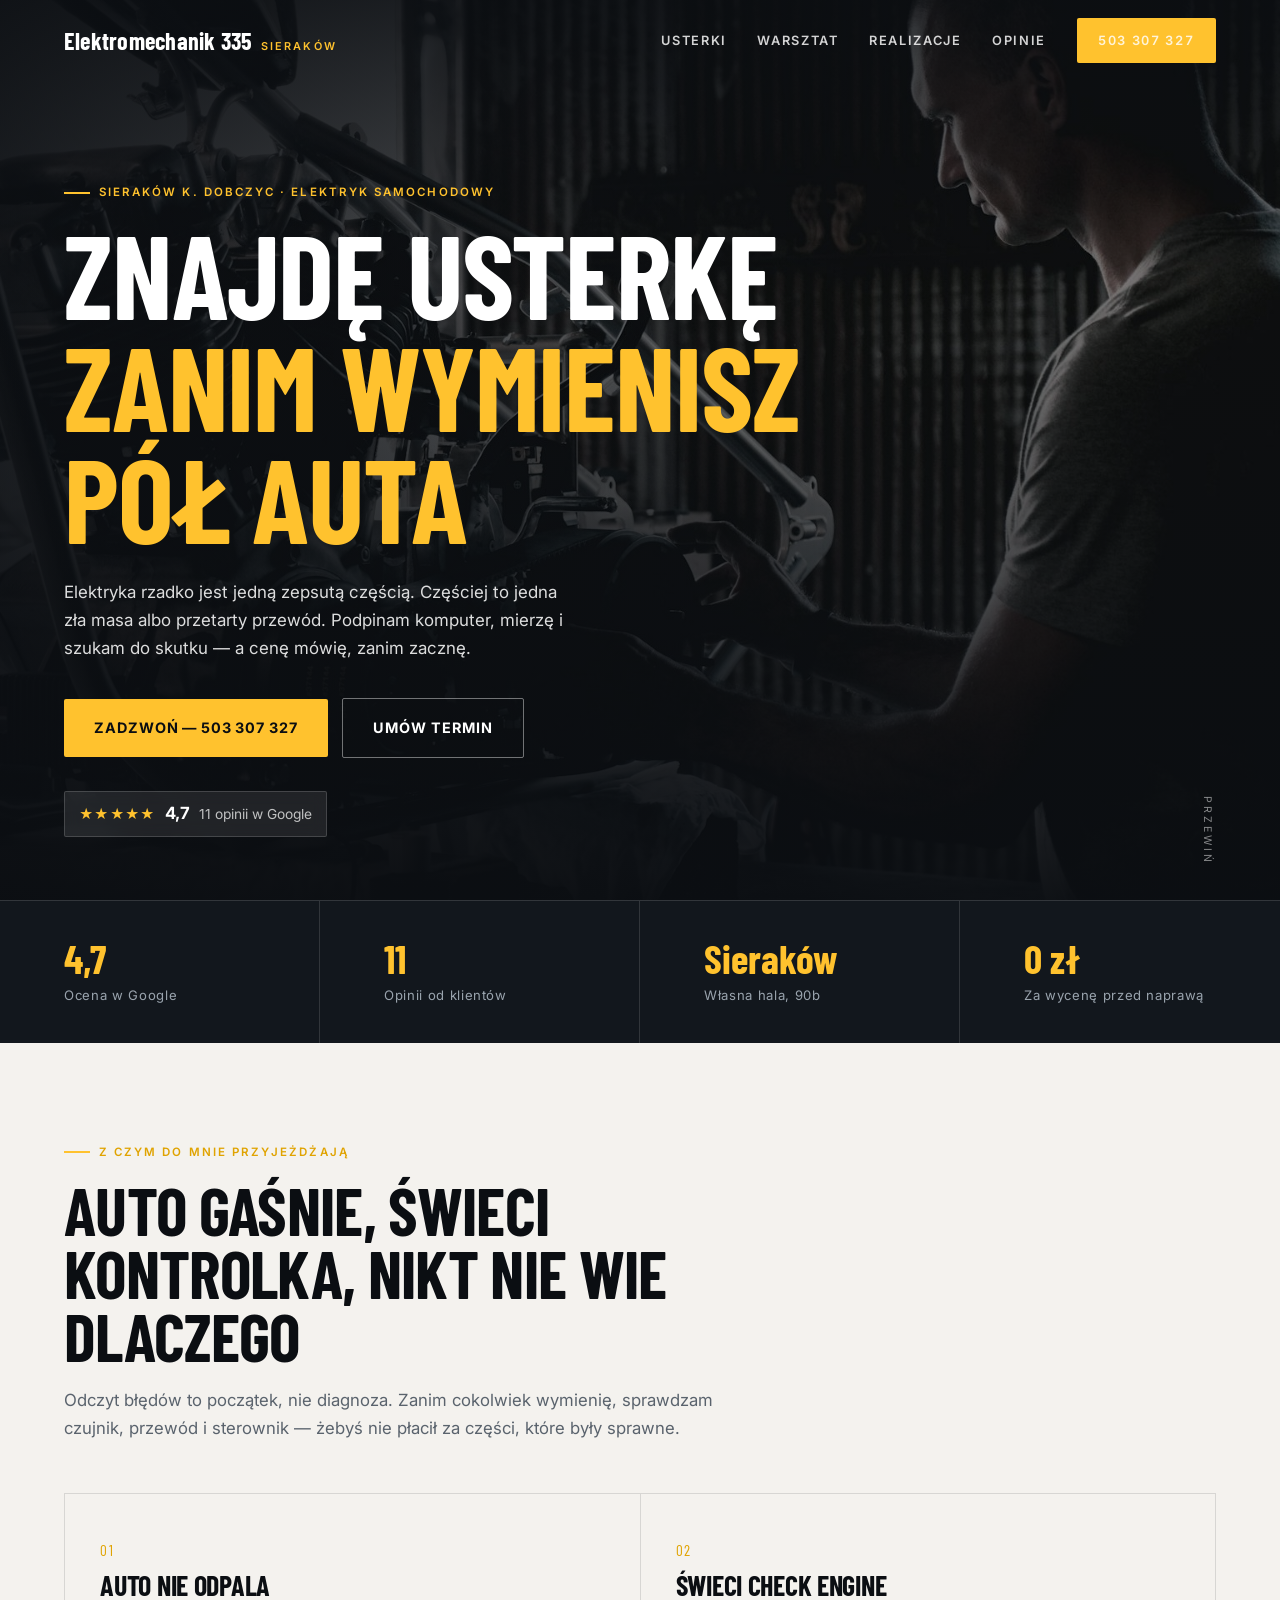
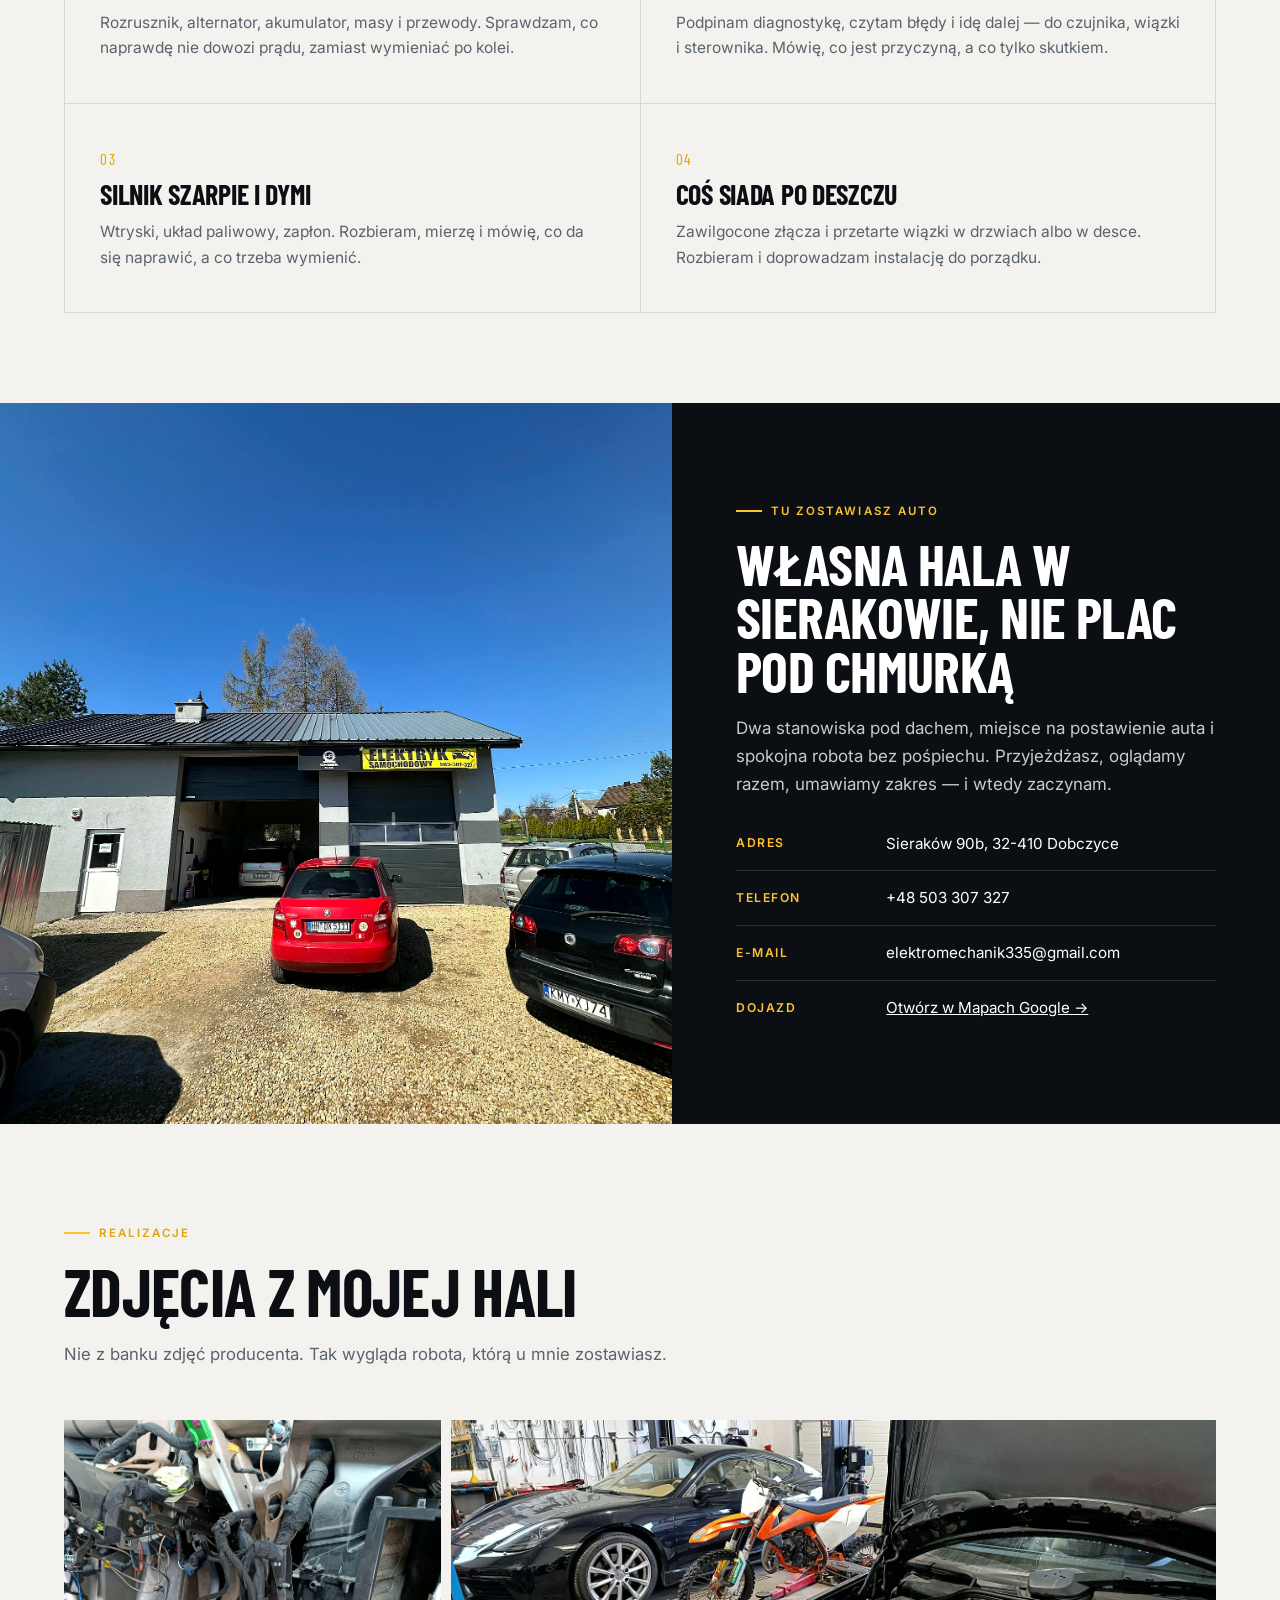
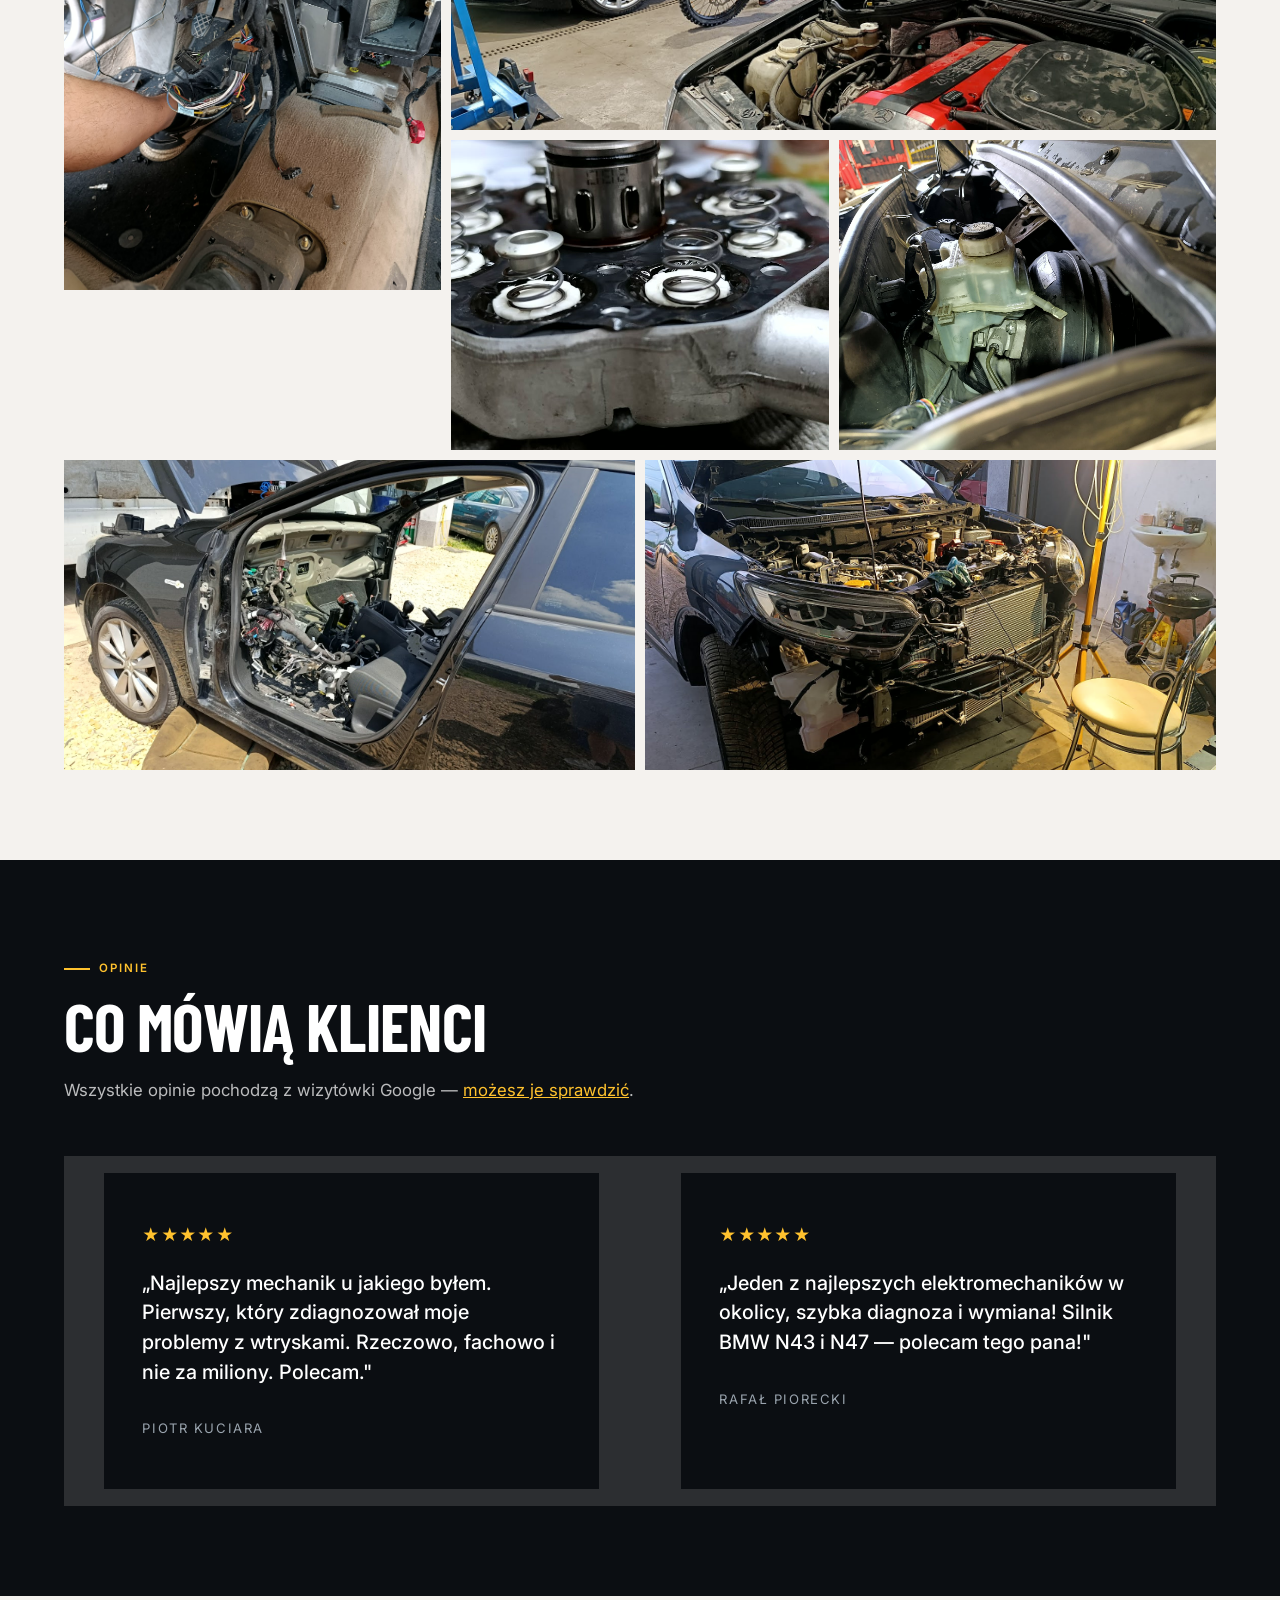
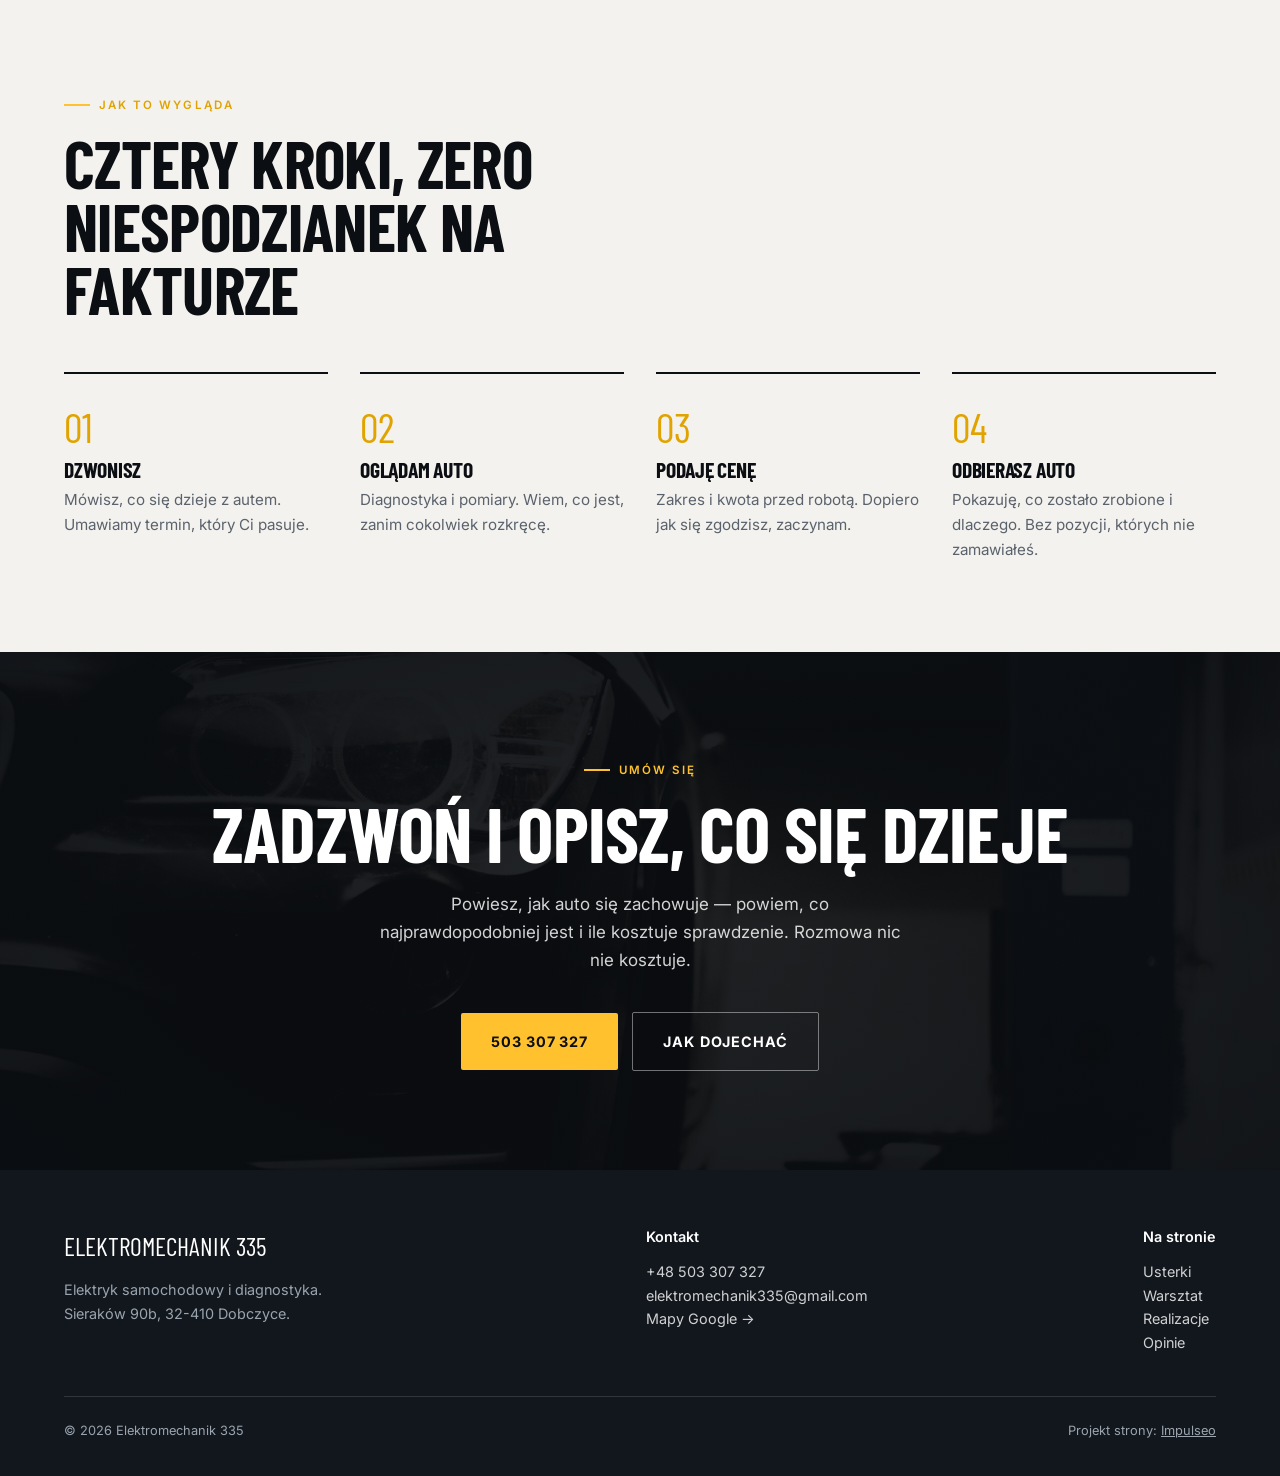
<file: index.html>
<!DOCTYPE html>
<html lang="pl">
<head>
<meta charset="UTF-8">
<meta name="viewport" content="width=device-width, initial-scale=1.0">
<title>Elektromechanik 335 — elektryk samochodowy, Sieraków</title>
<meta name="description" content="Elektryk samochodowy w Sierakowie koło Dobczyc. Diagnostyka komputerowa, szukanie usterek elektrycznych, wtryski, naprawy mechaniczne. Cenę znasz przed robotą. 503 307 327.">
<meta name="robots" content="noindex, nofollow">
<link rel="canonical" href="https://impulseo-pl.github.io/elektromechanik-335/">
<meta property="og:type" content="website">
<meta property="og:locale" content="pl_PL">
<meta property="og:site_name" content="Elektromechanik 335">
<meta property="og:title" content="Elektromechanik 335 - elektryk samochodowy, Sieraków">
<meta property="og:description" content="Znajdę usterkę, zanim wymienisz pół auta. Diagnostyka i elektryka samochodowa w Sierakowie. 503 307 327.">
<meta property="og:url" content="https://impulseo-pl.github.io/elektromechanik-335/">
<meta property="og:image" content="https://impulseo-pl.github.io/elektromechanik-335/img/og.jpg">
<meta property="og:image:width" content="1200">
<meta property="og:image:height" content="630">
<meta name="twitter:card" content="summary_large_image">
<script type="application/ld+json">{"@context":"https://schema.org","@type":"AutoRepair","name":"Elektromechanik 335","url":"https://impulseo-pl.github.io/elektromechanik-335/","telephone":"+48503307327","email":"elektromechanik335@gmail.com","image":"https://impulseo-pl.github.io/elektromechanik-335/img/og.jpg","address":{"@type":"PostalAddress","streetAddress":"Sieraków 90b","postalCode":"32-410","addressLocality":"Dobczyce","addressCountry":"PL"},"aggregateRating":{"@type":"AggregateRating","ratingValue":"4.7","reviewCount":"11"},"sameAs":["https://maps.google.com/?cid=16810844491470130769"]}</script>

<link rel="preconnect" href="https://fonts.googleapis.com">
<link rel="preconnect" href="https://fonts.gstatic.com" crossorigin>
<link href="https://fonts.googleapis.com/css2?family=Barlow+Condensed:wght@600;700&family=Inter:wght@400;500;600&display=swap" rel="stylesheet">
<style>
:root{
  --ink:#0b0e12; --ink-2:#12171d; --ink-3:#1a2128;
  --paper:#f4f2ee; --paper-2:#e8e4dd;
  --amber:#ffc22e; --amber-d:#e0a300;
  --txt:#0b0e12; --txt-soft:#5a636d; --txt-inv:#f4f2ee; --txt-inv-soft:#9aa4ae;
  --line:rgba(11,14,18,.12); --line-inv:rgba(244,242,238,.14);
  --disp:"Barlow Condensed",Impact,sans-serif;
  --body:"Inter",system-ui,-apple-system,Segoe UI,sans-serif;
  --pad:clamp(1.25rem,5vw,5.5rem);
  --wrap:1360px;
}
*{box-sizing:border-box}
html{scroll-behavior:smooth}
body{margin:0;background:var(--paper);color:var(--txt);font-family:var(--body);
  font-size:17px;line-height:1.65;-webkit-font-smoothing:antialiased}
img{display:block;max-width:100%}
a{color:inherit}
.wrap{max-width:var(--wrap);margin:0 auto;padding:0 var(--pad)}
h1,h2,h3{font-family:var(--disp);font-weight:700;text-transform:uppercase;
  line-height:.95;letter-spacing:-.01em;margin:0}
.eyebrow{display:inline-flex;align-items:center;gap:.55rem;font-family:var(--body);
  font-size:.72rem;font-weight:600;letter-spacing:.18em;text-transform:uppercase;
  color:var(--amber-d);margin-bottom:1rem}
.eyebrow::before{content:"";width:26px;height:2px;background:var(--amber)}
.on-dark .eyebrow{color:var(--amber)}

/* ---------- NAV ---------- */
.nav{position:fixed;inset:0 0 auto;z-index:60;transition:background .35s,box-shadow .35s,padding .35s;
  padding:1.15rem 0}
.nav.solid{background:rgba(11,14,18,.94);backdrop-filter:blur(14px);padding:.7rem 0;
  box-shadow:0 1px 0 rgba(255,255,255,.09)}
.nav-in{display:flex;align-items:center;justify-content:space-between;gap:1.5rem}
.mark{display:flex;align-items:baseline;gap:.5rem;text-decoration:none;color:#fff}
.mark b{font-family:var(--disp);font-size:1.5rem;letter-spacing:.01em}
.mark i{font-style:normal;font-size:.68rem;letter-spacing:.2em;text-transform:uppercase;
  color:var(--amber);font-weight:600}
.nav-links{display:flex;align-items:center;gap:1.9rem}
.nav-links a{color:rgba(255,255,255,.82);text-decoration:none;font-size:.8rem;font-weight:600;
  letter-spacing:.13em;text-transform:uppercase;transition:color .2s}
.nav-links a:hover{color:var(--amber)}
.tel-btn{display:inline-flex;align-items:center;gap:.5rem;background:var(--amber);color:var(--ink);
  padding:.72rem 1.35rem;border-radius:2px;font-weight:700;font-size:.84rem;letter-spacing:.05em;
  text-decoration:none;font-variant-numeric:tabular-nums;transition:transform .18s,background .18s}
.tel-btn:hover{background:#fff;transform:translateY(-1px)}
@media(max-width:900px){.nav-links a:not(.tel-btn){display:none}}

/* ---------- HERO ---------- */
.hero{position:relative;min-height:100svh;display:flex;align-items:flex-end;
  background:var(--ink);overflow:hidden;isolation:isolate}
.hero-img{position:absolute;inset:0;width:100%;height:100%;object-fit:cover;z-index:-2;
  filter:grayscale(.18) contrast(1.08) brightness(.82);
  animation:drift 26s ease-in-out infinite alternate}
@keyframes drift{from{transform:scale(1.04)}to{transform:scale(1.13) translateX(-1.5%)}}
.hero::after{content:"";position:absolute;inset:0;z-index:-1;
  background:linear-gradient(180deg,rgba(11,14,18,.82) 0%,rgba(11,14,18,.30) 32%,rgba(11,14,18,.72) 74%,rgba(11,14,18,.97) 100%),
             linear-gradient(92deg,rgba(11,14,18,.86) 0%,rgba(11,14,18,.35) 52%,transparent 78%)}
.hero-in{width:100%;padding-bottom:clamp(2.5rem,7vh,5rem);padding-top:9rem;color:#fff}
.hero h1{font-size:clamp(3.1rem,9.2vw,8.6rem);max-width:16ch}
.hero h1 em{font-style:normal;color:var(--amber);display:block}
.hero-lead{max-width:46ch;margin:1.6rem 0 2.2rem;color:rgba(255,255,255,.86);font-size:1.06rem}
.hero-cta{display:flex;flex-wrap:wrap;gap:.85rem;align-items:center}
.btn{display:inline-flex;align-items:center;gap:.6rem;padding:1.05rem 1.9rem;border-radius:2px;
  text-decoration:none;font-weight:700;font-size:.9rem;letter-spacing:.06em;text-transform:uppercase;
  transition:transform .2s,background .2s,color .2s,border-color .2s}
.btn-amber{background:var(--amber);color:var(--ink)}
.btn-amber:hover{background:#fff;transform:translateY(-2px)}
.btn-line{border:1px solid rgba(255,255,255,.42);color:#fff;font-variant-numeric:tabular-nums}
.btn-line:hover{border-color:var(--amber);color:var(--amber)}
.rating{display:inline-flex;align-items:center;gap:.6rem;margin-top:2.1rem;
  background:rgba(255,255,255,.09);border:1px solid rgba(255,255,255,.16);backdrop-filter:blur(8px);
  padding:.5rem .9rem;border-radius:2px;font-size:.86rem;color:#fff}
.rating b{font-size:1.05rem}
.stars{color:var(--amber);letter-spacing:.08em}
.scrollhint{position:absolute;right:var(--pad);bottom:2.2rem;z-index:2;writing-mode:vertical-rl;
  font-size:.66rem;letter-spacing:.28em;text-transform:uppercase;color:rgba(255,255,255,.5)}
@media(max-width:760px){.scrollhint{display:none}}

/* ---------- PASEK FAKTOW ---------- */
.facts{background:var(--ink-2);color:#fff;border-top:1px solid var(--line-inv)}
.facts-grid{display:grid;grid-template-columns:repeat(4,1fr)}
.fact{padding:2.3rem var(--pad);border-right:1px solid var(--line-inv)}
.fact:last-child{border-right:0}
.fact b{display:block;font-family:var(--disp);font-size:2.5rem;color:var(--amber);line-height:1}
.fact span{display:block;margin-top:.45rem;font-size:.82rem;color:var(--txt-inv-soft);
  letter-spacing:.05em}
@media(max-width:860px){.facts-grid{grid-template-columns:repeat(2,1fr)}
  .fact:nth-child(2){border-right:0}.fact:nth-child(1),.fact:nth-child(2){border-bottom:1px solid var(--line-inv)}}

/* ---------- USTERKI ---------- */
.sec{padding:clamp(4.5rem,10vh,8.5rem) 0}
.sec-head{max-width:60ch;margin-bottom:3.2rem}
.sec-head h2{font-size:clamp(2.3rem,5.2vw,4.2rem)}
.sec-head p{margin:1.2rem 0 0;color:var(--txt-soft);font-size:1.05rem}
.usterki{display:grid;grid-template-columns:repeat(2,1fr);gap:0;
  border-top:1px solid var(--line);border-left:1px solid var(--line)}
.ust{padding:2.6rem 2.2rem;border-right:1px solid var(--line);border-bottom:1px solid var(--line);
  position:relative;transition:background .3s}
.ust:hover{background:#fff}
.ust .no{font-family:var(--disp);font-size:.95rem;color:var(--amber-d);letter-spacing:.1em}
.ust h3{font-size:1.75rem;margin:.5rem 0 .7rem}
.ust p{margin:0;color:var(--txt-soft);font-size:.97rem}
@media(max-width:760px){.usterki{grid-template-columns:1fr}}

/* ---------- SPLIT: WARSZTAT ---------- */
.split{display:grid;grid-template-columns:1.05fr .95fr;align-items:stretch;
  background:var(--ink);color:#fff}
.split-img{position:relative;min-height:56vh}
.split-img img{position:absolute;inset:0;width:100%;height:100%;object-fit:cover}
.split-txt{padding:clamp(3rem,7vw,6rem) var(--pad)}
.split-txt h2{font-size:clamp(2.2rem,4.4vw,3.6rem)}
.split-txt p{color:rgba(255,255,255,.78);max-width:44ch}
.adres{margin-top:2rem;display:grid;gap:.9rem;font-size:.95rem}
.adres div{display:flex;gap:.9rem;align-items:flex-start;padding-bottom:.9rem;
  border-bottom:1px solid var(--line-inv)}
.adres span:first-child{color:var(--amber);font-weight:600;min-width:8.5rem;font-size:.76rem;
  letter-spacing:.13em;text-transform:uppercase;padding-top:.18rem}
@media(max-width:900px){.split{grid-template-columns:1fr}.split-img{min-height:44vh}}

/* ---------- GALERIA ---------- */
.gal{display:grid;grid-template-columns:repeat(6,1fr);grid-auto-rows:150px;gap:10px}
.gal figure{margin:0;overflow:hidden;background:var(--ink-3);position:relative}
.gal img{width:100%;height:100%;object-fit:cover;transition:transform .8s cubic-bezier(.2,.7,.3,1);
  filter:saturate(.94)}
.gal figure:hover img{transform:scale(1.07)}
.g-a{grid-column:span 2;grid-row:span 3}
.g-b{grid-column:span 4;grid-row:span 2}
.g-c{grid-column:span 2;grid-row:span 2}
.g-d{grid-column:span 2;grid-row:span 2}
.g-e{grid-column:span 3;grid-row:span 2}
.g-f{grid-column:span 3;grid-row:span 2}
@media(max-width:900px){.gal{grid-template-columns:repeat(2,1fr);grid-auto-rows:130px}
  .g-a,.g-b,.g-c,.g-d,.g-e,.g-f{grid-column:span 2;grid-row:span 2}}

/* ---------- OPINIE ---------- */
.opinie{background:var(--ink);color:#fff}
.op-grid{display:grid;grid-template-columns:repeat(2,1fr);gap:2px;background:var(--line-inv)}
.op{background:var(--ink);padding:3rem 2.4rem}
.op .stars{font-size:1.05rem}
.op blockquote{margin:1.2rem 0 1.6rem;font-size:1.24rem;line-height:1.5;font-weight:500}
.op cite{font-style:normal;font-size:.82rem;letter-spacing:.12em;text-transform:uppercase;
  color:var(--txt-inv-soft)}
@media(max-width:760px){.op-grid{grid-template-columns:1fr}}

/* ---------- PROCES ---------- */
.kroki{display:grid;grid-template-columns:repeat(4,1fr);gap:2rem;counter-reset:k}
.krok{counter-increment:k;padding-top:2rem;border-top:2px solid var(--ink)}
.krok::before{content:"0" counter(k);font-family:var(--disp);font-size:2.6rem;color:var(--amber-d);
  display:block;line-height:1;margin-bottom:.7rem}
.krok h3{font-size:1.35rem;margin-bottom:.5rem}
.krok p{margin:0;color:var(--txt-soft);font-size:.95rem}
@media(max-width:900px){.kroki{grid-template-columns:repeat(2,1fr)}}
@media(max-width:520px){.kroki{grid-template-columns:1fr}}

/* ---------- CTA ---------- */
.cta{position:relative;background:var(--ink);color:#fff;overflow:hidden;isolation:isolate;
  text-align:center;padding:clamp(4.5rem,11vh,8rem) 0}
.cta img{position:absolute;inset:0;width:100%;height:100%;object-fit:cover;z-index:-2;
  filter:grayscale(.3) brightness(.4)}
.cta::after{content:"";position:absolute;inset:0;z-index:-1;
  background:radial-gradient(80% 100% at 50% 50%,rgba(11,14,18,.72),rgba(11,14,18,.96))}
.cta h2{font-size:clamp(2.4rem,6vw,5rem)}
.cta p{max-width:48ch;margin:1.3rem auto 2.4rem;color:rgba(255,255,255,.82)}
.cta .hero-cta{justify-content:center}

/* ---------- STOPKA ---------- */
footer{background:var(--ink-2);color:var(--txt-inv-soft);padding:3.4rem 0 2.2rem;font-size:.9rem}
.foot{display:flex;flex-wrap:wrap;gap:2rem;justify-content:space-between;align-items:flex-start}
.foot a{color:rgba(255,255,255,.8);text-decoration:none}
.foot a:hover{color:var(--amber)}
.foot-bot{margin-top:2.6rem;padding-top:1.4rem;border-top:1px solid var(--line-inv);
  display:flex;flex-wrap:wrap;gap:1rem;justify-content:space-between;font-size:.8rem}

/* ---------- MOBILNY PASEK ---------- */
.mobile-bar{position:fixed;left:0;right:0;bottom:0;z-index:70;display:none;
  background:rgba(11,14,18,.97);backdrop-filter:blur(12px);padding:.65rem;gap:.55rem;
  border-top:1px solid var(--line-inv)}
.mobile-bar a{flex:1;text-align:center;padding:.85rem;border-radius:2px;text-decoration:none;
  font-weight:700;font-size:.84rem;letter-spacing:.05em;text-transform:uppercase}
.mobile-bar .m-tel{background:var(--amber);color:var(--ink)}
.mobile-bar .m-map{border:1px solid rgba(255,255,255,.32);color:#fff}
@media(max-width:760px){.mobile-bar{display:flex}body{padding-bottom:4.6rem}}

/* ---------- REVEAL ---------- */
.rv{opacity:0;transform:translateY(26px);transition:opacity .8s cubic-bezier(.2,.7,.3,1),transform .8s cubic-bezier(.2,.7,.3,1)}
.rv.in{opacity:1;transform:none}
@media(prefers-reduced-motion:reduce){.rv{opacity:1;transform:none}.hero-img{animation:none}}

.demo-tag{position:fixed;right:14px;top:auto;bottom:14px;z-index:80;display:none;align-items:center;
  gap:.5rem;background:rgba(11,14,18,.9);color:#fff;border:1px solid rgba(255,255,255,.18);
  backdrop-filter:blur(10px);padding:.5rem .8rem;border-radius:2px;font-size:.74rem;
  letter-spacing:.06em;font-variant-numeric:tabular-nums}
.demo-tag b{color:var(--amber)}
@media(max-width:760px){.demo-tag{bottom:5.4rem}}
</style>
</head>
<body>

<header class="nav" id="nav">
  <div class="wrap nav-in">
    <a class="mark" href="#gora"><b>Elektromechanik 335</b><i>Sieraków</i></a>
    <nav class="nav-links">
      <a href="#usterki">Usterki</a>
      <a href="#warsztat">Warsztat</a>
      <a href="#realizacje">Realizacje</a>
      <a href="#opinie">Opinie</a>
      <a class="tel-btn" href="tel:+48503307327">503 307 327</a>
    </nav>
  </div>
</header>

<section class="hero" id="gora">
  <img class="hero-img" src="img/hero.jpg" alt="Warsztat samochodowy" fetchpriority="high" width="1920" height="1080">
  <div class="wrap hero-in">
    <span class="eyebrow" style="color:var(--amber)">Sieraków k. Dobczyc · elektryk samochodowy</span>
    <h1>Znajdę usterkę<em>zanim wymienisz pół auta</em></h1>
    <p class="hero-lead">Elektryka rzadko jest jedną zepsutą częścią. Częściej to jedna zła masa
      albo przetarty przewód. Podpinam komputer, mierzę i szukam do skutku — a cenę mówię, zanim zacznę.</p>
    <div class="hero-cta">
      <a class="btn btn-amber" href="tel:+48503307327">Zadzwoń — 503 307 327</a>
      <a class="btn btn-line" href="#kontakt">Umów termin</a>
    </div>
    <div class="rating">
      <span class="stars">★★★★★</span><b>4,7</b><span style="color:rgba(255,255,255,.72)">11 opinii w Google</span>
    </div>
  </div>
  <span class="scrollhint">Przewiń</span>
</section>

<section class="facts">
  <div class="facts-grid">
    <div class="fact"><b>4,7</b><span>Ocena w Google</span></div>
    <div class="fact"><b>11</b><span>Opinii od klientów</span></div>
    <div class="fact"><b>Sieraków</b><span>Własna hala, 90b</span></div>
    <div class="fact"><b>0 zł</b><span>Za wycenę przed naprawą</span></div>
  </div>
</section>

<section class="sec" id="usterki">
  <div class="wrap">
    <div class="sec-head rv">
      <span class="eyebrow">Z czym do mnie przyjeżdżają</span>
      <h2>Auto gaśnie, świeci kontrolka, nikt nie wie dlaczego</h2>
      <p>Odczyt błędów to początek, nie diagnoza. Zanim cokolwiek wymienię, sprawdzam czujnik,
        przewód i sterownik — żebyś nie płacił za części, które były sprawne.</p>
    </div>
    <div class="usterki">
      <div class="ust rv"><span class="no">01</span><h3>Auto nie odpala</h3>
        <p>Rozrusznik, alternator, akumulator, masy i przewody. Sprawdzam, co naprawdę nie dowozi prądu, zamiast wymieniać po kolei.</p></div>
      <div class="ust rv"><span class="no">02</span><h3>Świeci check engine</h3>
        <p>Podpinam diagnostykę, czytam błędy i idę dalej — do czujnika, wiązki i sterownika. Mówię, co jest przyczyną, a co tylko skutkiem.</p></div>
      <div class="ust rv"><span class="no">03</span><h3>Silnik szarpie i dymi</h3>
        <p>Wtryski, układ paliwowy, zapłon. Rozbieram, mierzę i mówię, co da się naprawić, a co trzeba wymienić.</p></div>
      <div class="ust rv"><span class="no">04</span><h3>Coś siada po deszczu</h3>
        <p>Zawilgocone złącza i przetarte wiązki w drzwiach albo w desce. Rozbieram i doprowadzam instalację do porządku.</p></div>
    </div>
  </div>
</section>

<section class="split" id="warsztat">
  <div class="split-img"><img src="img/g1.jpg" alt="Budynek warsztatu Elektromechanik 335 w Sierakowie" loading="lazy"></div>
  <div class="split-txt on-dark">
    <span class="eyebrow">Tu zostawiasz auto</span>
    <h2>Własna hala w Sierakowie, nie plac pod chmurką</h2>
    <p>Dwa stanowiska pod dachem, miejsce na postawienie auta i spokojna robota bez pośpiechu.
      Przyjeżdżasz, oglądamy razem, umawiamy zakres — i wtedy zaczynam.</p>
    <div class="adres">
      <div><span>Adres</span><span>Sieraków 90b, 32-410 Dobczyce</span></div>
      <div><span>Telefon</span><span><a href="tel:+48503307327" style="text-decoration:none">+48 503 307 327</a></span></div>
      <div><span>E-mail</span><span><a href="mailto:elektromechanik335@gmail.com" style="text-decoration:none">elektromechanik335@gmail.com</a></span></div>
      <div style="border:0"><span>Dojazd</span><span><a href="https://maps.google.com/?cid=16810844491470130769" target="_blank" rel="noopener">Otwórz w Mapach Google →</a></span></div>
    </div>
  </div>
</section>

<section class="sec" id="realizacje">
  <div class="wrap">
    <div class="sec-head rv">
      <span class="eyebrow">Realizacje</span>
      <h2>Zdjęcia z mojej hali</h2>
      <p>Nie z banku zdjęć producenta. Tak wygląda robota, którą u mnie zostawiasz.</p>
    </div>
    <div class="gal rv">
      <figure class="g-a"><img src="img/g3.jpg" alt="Naprawa instalacji elektrycznej w desce rozdzielczej" loading="lazy"></figure>
      <figure class="g-b"><img src="img/g4.jpg" alt="Naprawa w hali warsztatu" loading="lazy"></figure>
      <figure class="g-c"><img src="img/g2.jpg" alt="Rozebrana pompa wtryskowa" loading="lazy"></figure>
      <figure class="g-d"><img src="img/g8.jpg" alt="Praca w komorze silnika" loading="lazy"></figure>
      <figure class="g-e"><img src="img/g7.jpg" alt="Auto rozebrane do naprawy" loading="lazy"></figure>
      <figure class="g-f"><img src="img/g5.jpg" alt="Komora silnika w trakcie naprawy" loading="lazy"></figure>
    </div>
  </div>
</section>

<section class="sec opinie" id="opinie">
  <div class="wrap">
    <div class="sec-head on-dark rv">
      <span class="eyebrow">Opinie</span>
      <h2>Co mówią klienci</h2>
      <p style="color:rgba(255,255,255,.72)">Wszystkie opinie pochodzą z wizytówki Google —
        <a href="https://maps.google.com/?cid=16810844491470130769" target="_blank" rel="noopener" style="color:var(--amber)">możesz je sprawdzić</a>.</p>
    </div>
    <div class="op-grid rv">
      <figure class="op"><span class="stars">★★★★★</span>
        <blockquote>„Najlepszy mechanik u jakiego byłem. Pierwszy, który zdiagnozował moje problemy
          z wtryskami. Rzeczowo, fachowo i nie za miliony. Polecam."</blockquote>
        <cite>Piotr Kuciara</cite></figure>
      <figure class="op"><span class="stars">★★★★★</span>
        <blockquote>„Jeden z najlepszych elektromechaników w okolicy, szybka diagnoza i wymiana!
          Silnik BMW N43 i N47 — polecam tego pana!"</blockquote>
        <cite>Rafał Piorecki</cite></figure>
    </div>
  </div>
</section>

<section class="sec">
  <div class="wrap">
    <div class="sec-head rv">
      <span class="eyebrow">Jak to wygląda</span>
      <h2>Cztery kroki, zero niespodzianek na fakturze</h2>
    </div>
    <div class="kroki rv">
      <div class="krok"><h3>Dzwonisz</h3><p>Mówisz, co się dzieje z autem. Umawiamy termin, który Ci pasuje.</p></div>
      <div class="krok"><h3>Oglądam auto</h3><p>Diagnostyka i pomiary. Wiem, co jest, zanim cokolwiek rozkręcę.</p></div>
      <div class="krok"><h3>Podaję cenę</h3><p>Zakres i kwota przed robotą. Dopiero jak się zgodzisz, zaczynam.</p></div>
      <div class="krok"><h3>Odbierasz auto</h3><p>Pokazuję, co zostało zrobione i dlaczego. Bez pozycji, których nie zamawiałeś.</p></div>
    </div>
  </div>
</section>

<section class="cta" id="kontakt">
  <img src="img/stk.jpg" alt="" aria-hidden="true" loading="lazy">
  <div class="wrap">
    <span class="eyebrow" style="color:var(--amber)">Umów się</span>
    <h2>Zadzwoń i opisz, co się dzieje</h2>
    <p>Powiesz, jak auto się zachowuje — powiem, co najprawdopodobniej jest i ile kosztuje sprawdzenie.
      Rozmowa nic nie kosztuje.</p>
    <div class="hero-cta">
      <a class="btn btn-amber" href="tel:+48503307327">503 307 327</a>
      <a class="btn btn-line" href="https://maps.google.com/?cid=16810844491470130769" target="_blank" rel="noopener">Jak dojechać</a>
    </div>
  </div>
</section>

<footer>
  <div class="wrap">
    <div class="foot">
      <div style="max-width:34ch">
        <div style="font-family:var(--disp);font-size:1.6rem;color:#fff;text-transform:uppercase">Elektromechanik 335</div>
        <p style="margin:.7rem 0 0">Elektryk samochodowy i diagnostyka. Sieraków 90b, 32-410 Dobczyce.</p>
      </div>
      <div>
        <div style="color:#fff;font-weight:600;margin-bottom:.7rem">Kontakt</div>
        <div><a href="tel:+48503307327">+48 503 307 327</a></div>
        <div><a href="mailto:elektromechanik335@gmail.com">elektromechanik335@gmail.com</a></div>
        <div><a href="https://maps.google.com/?cid=16810844491470130769" target="_blank" rel="noopener">Mapy Google →</a></div>
      </div>
      <div>
        <div style="color:#fff;font-weight:600;margin-bottom:.7rem">Na stronie</div>
        <div><a href="#usterki">Usterki</a></div>
        <div><a href="#warsztat">Warsztat</a></div>
        <div><a href="#realizacje">Realizacje</a></div>
        <div><a href="#opinie">Opinie</a></div>
      </div>
    </div>
    <div class="foot-bot">
      <span>© 2026 Elektromechanik 335</span>
      <span>Projekt strony: <a href="https://impulseo.pl" target="_blank" rel="noopener">Impulseo</a></span>
    </div>
  </div>
</footer>

<div class="demo-tag" id="demoTag" data-do="2026-09-08">
  <span>Wersja pokazowa &middot; <b id="demoCzas"></b></span>
</div>
<div class="mobile-bar">
  <a class="m-tel" href="tel:+48503307327">Zadzwoń</a>
  <a class="m-map" href="https://maps.google.com/?cid=16810844491470130769" target="_blank" rel="noopener">Dojazd</a>
</div>

<script>
const nav = document.getElementById('nav');
const onScroll = () => nav.classList.toggle('solid', window.scrollY > 60);
onScroll(); addEventListener('scroll', onScroll, {passive:true});

const io = new IntersectionObserver((es) => {
  es.forEach(e => { if (e.isIntersecting) { e.target.classList.add('in'); io.unobserve(e.target); } });
}, {threshold:.12, rootMargin:'0px 0px -8% 0px'});
document.querySelectorAll('.rv').forEach((el,i) => { el.style.transitionDelay = (i%4)*70 + 'ms'; io.observe(el); });

const tag = document.getElementById('demoTag');
if (tag) {
  const koniec = new Date(tag.dataset.do + 'T23:59:59');
  const tik = () => {
    const ms = koniec - new Date();
    if (ms <= 0) { tag.style.display = 'none'; return; }
    const d = Math.floor(ms / 864e5), g = Math.floor(ms / 36e5) % 24, m = Math.floor(ms / 6e4) % 60;
    document.getElementById('demoCzas').textContent = d + ' dni ' + String(g).padStart(2,'0') + ':' + String(m).padStart(2,'0');
    tag.style.display = 'flex';
  };
  tik(); setInterval(tik, 30000);
}
</script>
</body>
</html>
</file>
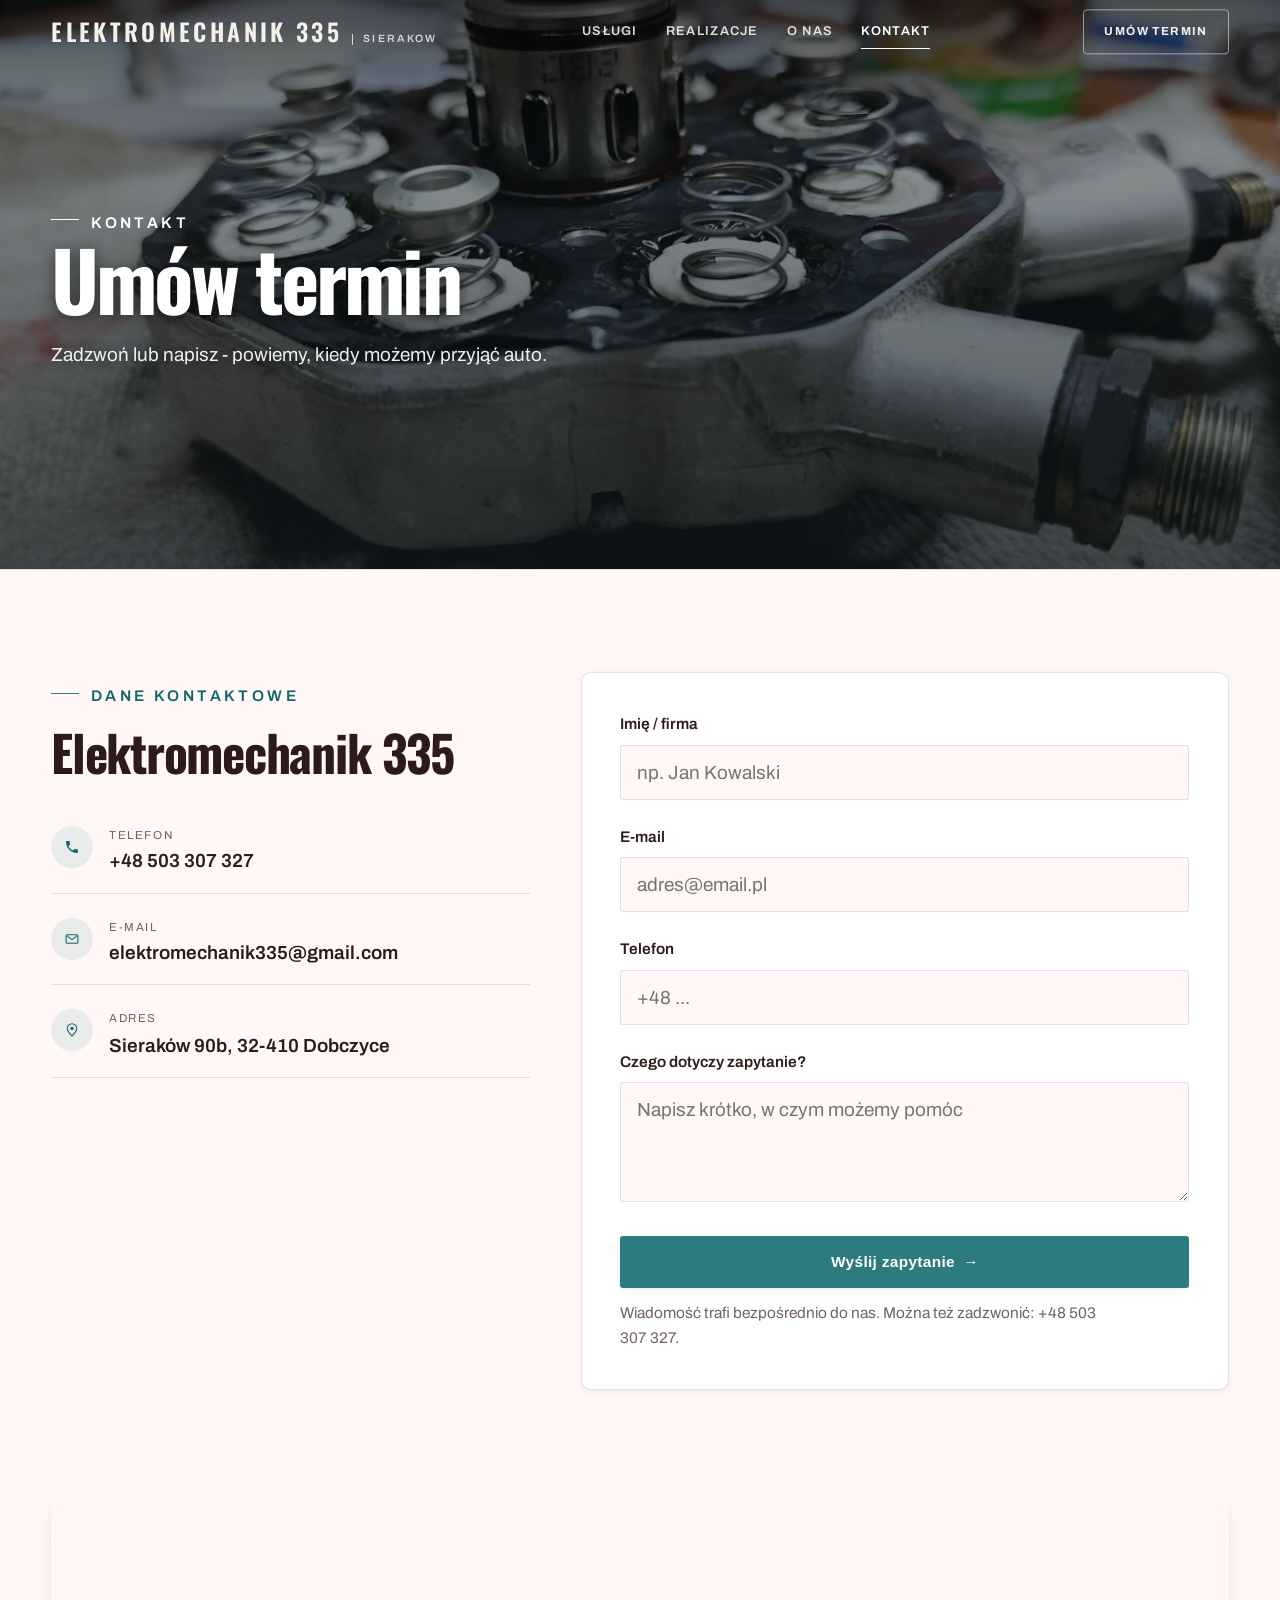
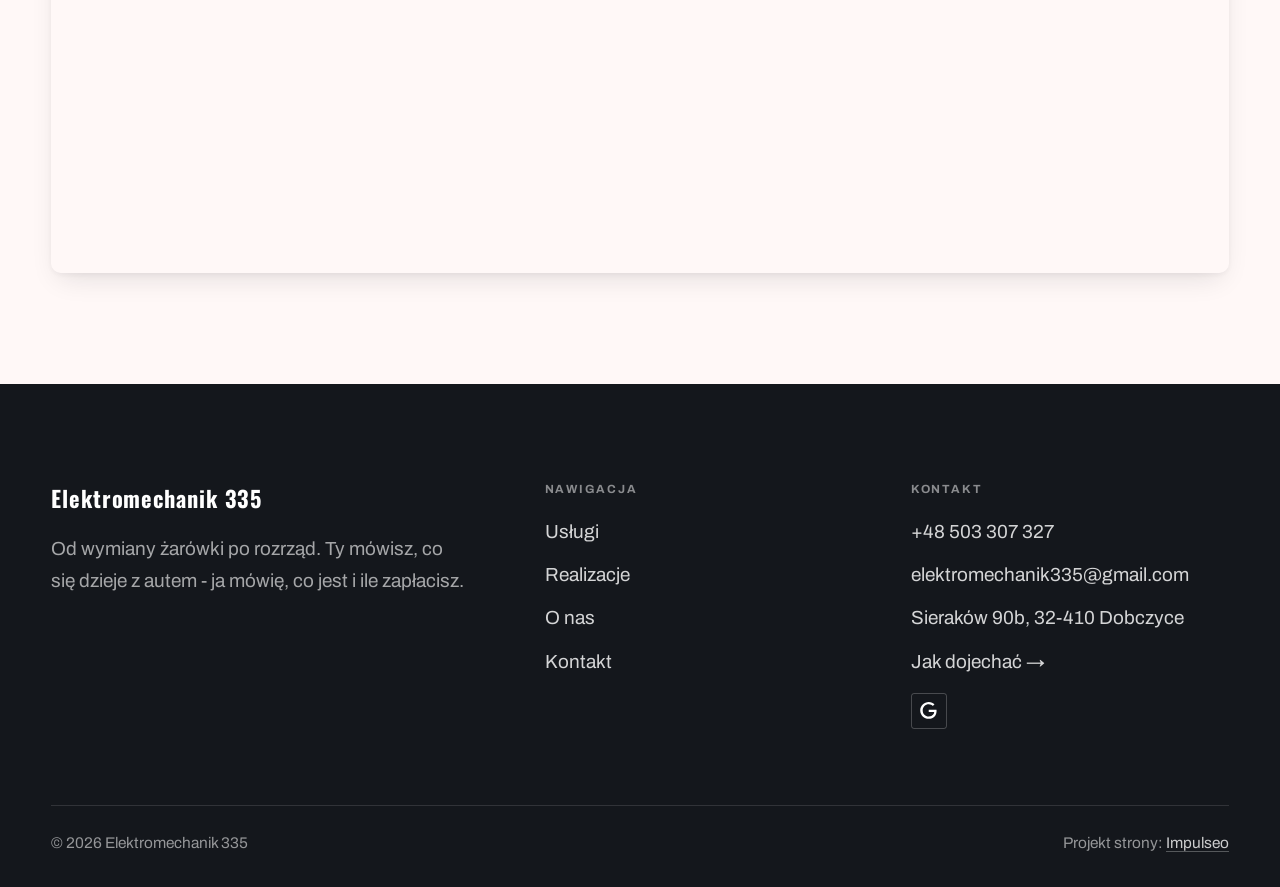
<file: kontakt.html>
<!DOCTYPE html>
<html lang="pl">
<head>
<meta charset="UTF-8">
<meta name="viewport" content="width=device-width, initial-scale=1.0">
<title>Kontakt - Elektromechanik 335</title>
<meta name="description" content="Kontakt Elektromechanik 335 - Sieraków 90b, 32-410 Dobczyce">
<link rel="canonical" href="https://impulseo-pl.github.io/elektromechanik-335/kontakt.html">
<meta name="robots" content="noindex, nofollow">
<meta property="og:type" content="website">
<meta property="og:locale" content="pl_PL">
<meta property="og:site_name" content="Elektromechanik 335">
<meta property="og:title" content="Kontakt - Elektromechanik 335">
<meta property="og:description" content="Kontakt Elektromechanik 335 - Sieraków 90b, 32-410 Dobczyce">
<meta property="og:url" content="https://impulseo-pl.github.io/elektromechanik-335/kontakt.html">
<meta property="og:image" content="https://impulseo-pl.github.io/elektromechanik-335/img/og.jpg">
<meta property="og:image:width" content="1200">
<meta property="og:image:height" content="630">
<meta name="twitter:card" content="summary_large_image">
<link rel="preconnect" href="https://fonts.googleapis.com">
<link rel="preconnect" href="https://fonts.gstatic.com" crossorigin>
<link href="https://fonts.googleapis.com/css2?family=Oswald:wght@500;600;700&family=Archivo:wght@400;500;600&display=swap" rel="stylesheet">
<link rel="stylesheet" href="assets/styles.css?v=506d2b94">
</head>
<body>

<header class="nav">
  <div class="wrap nav-inner">
    <a class="brand" href="index.html"><span class="name">Elektromechanik 335</span><span class="sub">Sieraków</span></a>
    <nav class="nav-links">
      <a href="oferta.html">Usługi</a>
      <a href="realizacje.html">Realizacje</a>
      <a href="o-nas.html">O nas</a>
      <a href="kontakt.html" class="active" aria-current="page">Kontakt</a>
      <a href="kontakt.html" class="btn btn-accent">Umów termin</a>
    </nav>
    <button class="nav-toggle" aria-label="Menu"><span></span><span></span><span></span></button>
  </div>
</header>

<main>
<section class="pagehead">
  <img src="img/g2.jpg" alt="Elektromechanik 335 - Umów termin" width="1532" height="614" decoding="async">
  <div class="wrap">
    <span class="eyebrow">Kontakt</span>
    <h1>Umów termin</h1>
    <p>Zadzwoń lub napisz - powiemy, kiedy możemy przyjąć auto.</p>
  </div>
</section>
<section>
  <div class="wrap contact-grid">
    <div class="reveal">
      <span class="eyebrow">Dane kontaktowe</span>
      <h2 style="margin:var(--space-4) 0 var(--space-6)">Elektromechanik 335</h2>
      <div class="info-list">
        <div class="info-row"><div class="ic"><svg class="ico-tel" width="16" height="16" viewBox="0 0 24 24" fill="none" aria-hidden="true"><path d="M6.6 10.8a15.5 15.5 0 0 0 6.6 6.6l2.2-2.2a1 1 0 0 1 1-.24 11.4 11.4 0 0 0 3.6.58 1 1 0 0 1 1 1V20a1 1 0 0 1-1 1A17 17 0 0 1 3 4a1 1 0 0 1 1-1h3.5a1 1 0 0 1 1 1c0 1.25.2 2.46.58 3.6a1 1 0 0 1-.25 1l-2.23 2.2Z" fill="currentColor"/></svg></div><div><div class="lbl">Telefon</div><a class="val" href="tel:+48503307327">+48 503 307 327</a></div></div>
        <div class="info-row"><div class="ic"><svg class="ico-mail" width="16" height="16" viewBox="0 0 24 24" fill="none" aria-hidden="true"><rect x="3.2" y="5.5" width="17.6" height="13" rx="1.6" stroke="currentColor" stroke-width="1.6"/><path d="M4 7l8 6 8-6" stroke="currentColor" stroke-width="1.6" stroke-linecap="round" stroke-linejoin="round"/></svg></div><div><div class="lbl">E-mail</div><a class="val" href="mailto:elektromechanik335@gmail.com">elektromechanik335@gmail.com</a></div></div>
        <div class="info-row"><div class="ic"><svg class="ico-pin" width="16" height="16" viewBox="0 0 24 24" fill="none" aria-hidden="true"><path d="M12 21s7-6.1 7-11.5A7 7 0 0 0 5 9.5C5 14.9 12 21 12 21Z" stroke="currentColor" stroke-width="1.6" fill="none"/><circle cx="12" cy="9.5" r="2.4" fill="currentColor"/></svg></div><div><div class="lbl">Adres</div><div class="val">Sieraków 90b, 32-410 Dobczyce</div></div></div>
      </div>
    </div>
    <div class="reveal">
      <form class="form" action="https://formsubmit.co/elektromechanik335@gmail.com" method="POST">
        <input type="hidden" name="_subject" value="Zapytanie ze strony Elektromechanik 335">
        <input type="hidden" name="_captcha" value="false">
        <input type="hidden" name="_template" value="table">
        <div class="fld"><label for="name">Imię / firma</label><input id="name" name="name" type="text" placeholder="np. Jan Kowalski" required></div>
        <div class="fld"><label for="email">E-mail</label><input id="email" name="email" type="email" placeholder="adres@email.pl" required></div>
        <div class="fld"><label for="phone">Telefon</label><input id="phone" name="phone" type="tel" placeholder="+48 ..."></div>
        <div class="fld"><label for="msg">Czego dotyczy zapytanie?</label><textarea id="msg" name="message" placeholder="Napisz krótko, w czym możemy pomóc" required></textarea></div>
        <button type="submit" class="btn btn-accent" style="width:100%;justify-content:center">Wyślij zapytanie <span class="arr">→</span></button>
        <p class="note">Wiadomość trafi bezpośrednio do nas. Można też zadzwonić: +48 503 307 327.</p>
      </form>
    </div>
  </div>
</section>
<section style="padding-top:0">
  <div class="wrap reveal">
    <iframe class="map" title="Elektromechanik 335 - Sieraków" src="https://maps.google.com/maps?q=49.9227277%2C20.0785697&z=15&output=embed" loading="lazy" referrerpolicy="no-referrer-when-downgrade"></iframe>
  </div>
</section>
</main>

<footer>
  <div class="wrap">
    <div class="foot-grid">
      <div class="foot-brand">
        <div class="name">Elektromechanik 335</div>
        <p>Od wymiany żarówki po rozrząd. Ty mówisz, co się dzieje z autem - ja mówię, co jest i ile zapłacisz.</p>
      </div>
      <div class="foot-col">
        <h4>Nawigacja</h4>
        <a href="oferta.html">Usługi</a>
        <a href="realizacje.html">Realizacje</a>
        <a href="o-nas.html">O nas</a>
        <a href="kontakt.html">Kontakt</a>
      </div>
      <div class="foot-col">
        <h4>Kontakt</h4>
        <a href="tel:+48503307327">+48 503 307 327</a>
        <a href="mailto:elektromechanik335@gmail.com">elektromechanik335@gmail.com</a>
        <p>Sieraków 90b, 32-410 Dobczyce</p>
        <a href="https://maps.google.com/?cid=16810844491470130769" target="_blank" rel="noopener">Jak dojechać →</a>
      <div class="foot-soc">
        <a class="soc" href="https://maps.google.com/?cid=16810844491470130769" target="_blank" rel="noopener" aria-label="Google - Elektromechanik 335"><svg viewBox="0 0 24 24" aria-hidden="true" focusable="false"><path d="M12.48 10.92v3.28h7.84c-.24 1.84-.853 3.187-1.787 4.133-1.147 1.147-2.933 2.4-6.053 2.4-4.827 0-8.6-3.893-8.6-8.72s3.773-8.72 8.6-8.72c2.6 0 4.507 1.027 5.907 2.347l2.307-2.307C18.747 1.44 16.133 0 12.48 0 5.867 0 .307 5.387.307 12s5.56 12 12.173 12c3.573 0 6.267-1.173 8.373-3.36 2.16-2.16 2.84-5.213 2.84-7.667 0-.76-.053-1.467-.173-2.053H12.48z" fill="currentColor"/></svg></a>
      </div>
      </div>
    </div>
    <div class="foot-bot">
      <span>© 2026 Elektromechanik 335</span>
      <span>Projekt strony: <a class="foot-credit" href="https://impulseo.pl" target="_blank" rel="noopener">Impulseo</a></span>
    </div>
  </div>
</footer>
<div class="sticky-reserve"><a class="sr-book" href="kontakt.html">Umów termin</a><a class="sr-call" href="tel:+48503307327" aria-label="Zadzwoń"><svg class="ico-tel" width="16" height="16" viewBox="0 0 24 24" fill="none" aria-hidden="true"><path d="M6.6 10.8a15.5 15.5 0 0 0 6.6 6.6l2.2-2.2a1 1 0 0 1 1-.24 11.4 11.4 0 0 0 3.6.58 1 1 0 0 1 1 1V20a1 1 0 0 1-1 1A17 17 0 0 1 3 4a1 1 0 0 1 1-1h3.5a1 1 0 0 1 1 1c0 1.25.2 2.46.58 3.6a1 1 0 0 1-.25 1l-2.23 2.2Z" fill="currentColor"/></svg></a></div>
<div class="demo-wazne" data-do="2026-09-08" data-cykl="3" hidden><svg class="dw-ico" width="13" height="13" viewBox="0 0 24 24" fill="none" aria-hidden="true"><circle cx="12" cy="12" r="8.6" stroke="currentColor" stroke-width="1.8"/><path d="M12 7.2V12l3.3 2" stroke="currentColor" stroke-width="1.8" stroke-linecap="round"/></svg><span class="dw-txt"></span></div>

<script src="assets/main.js"></script>
</body>
</html>
</file>
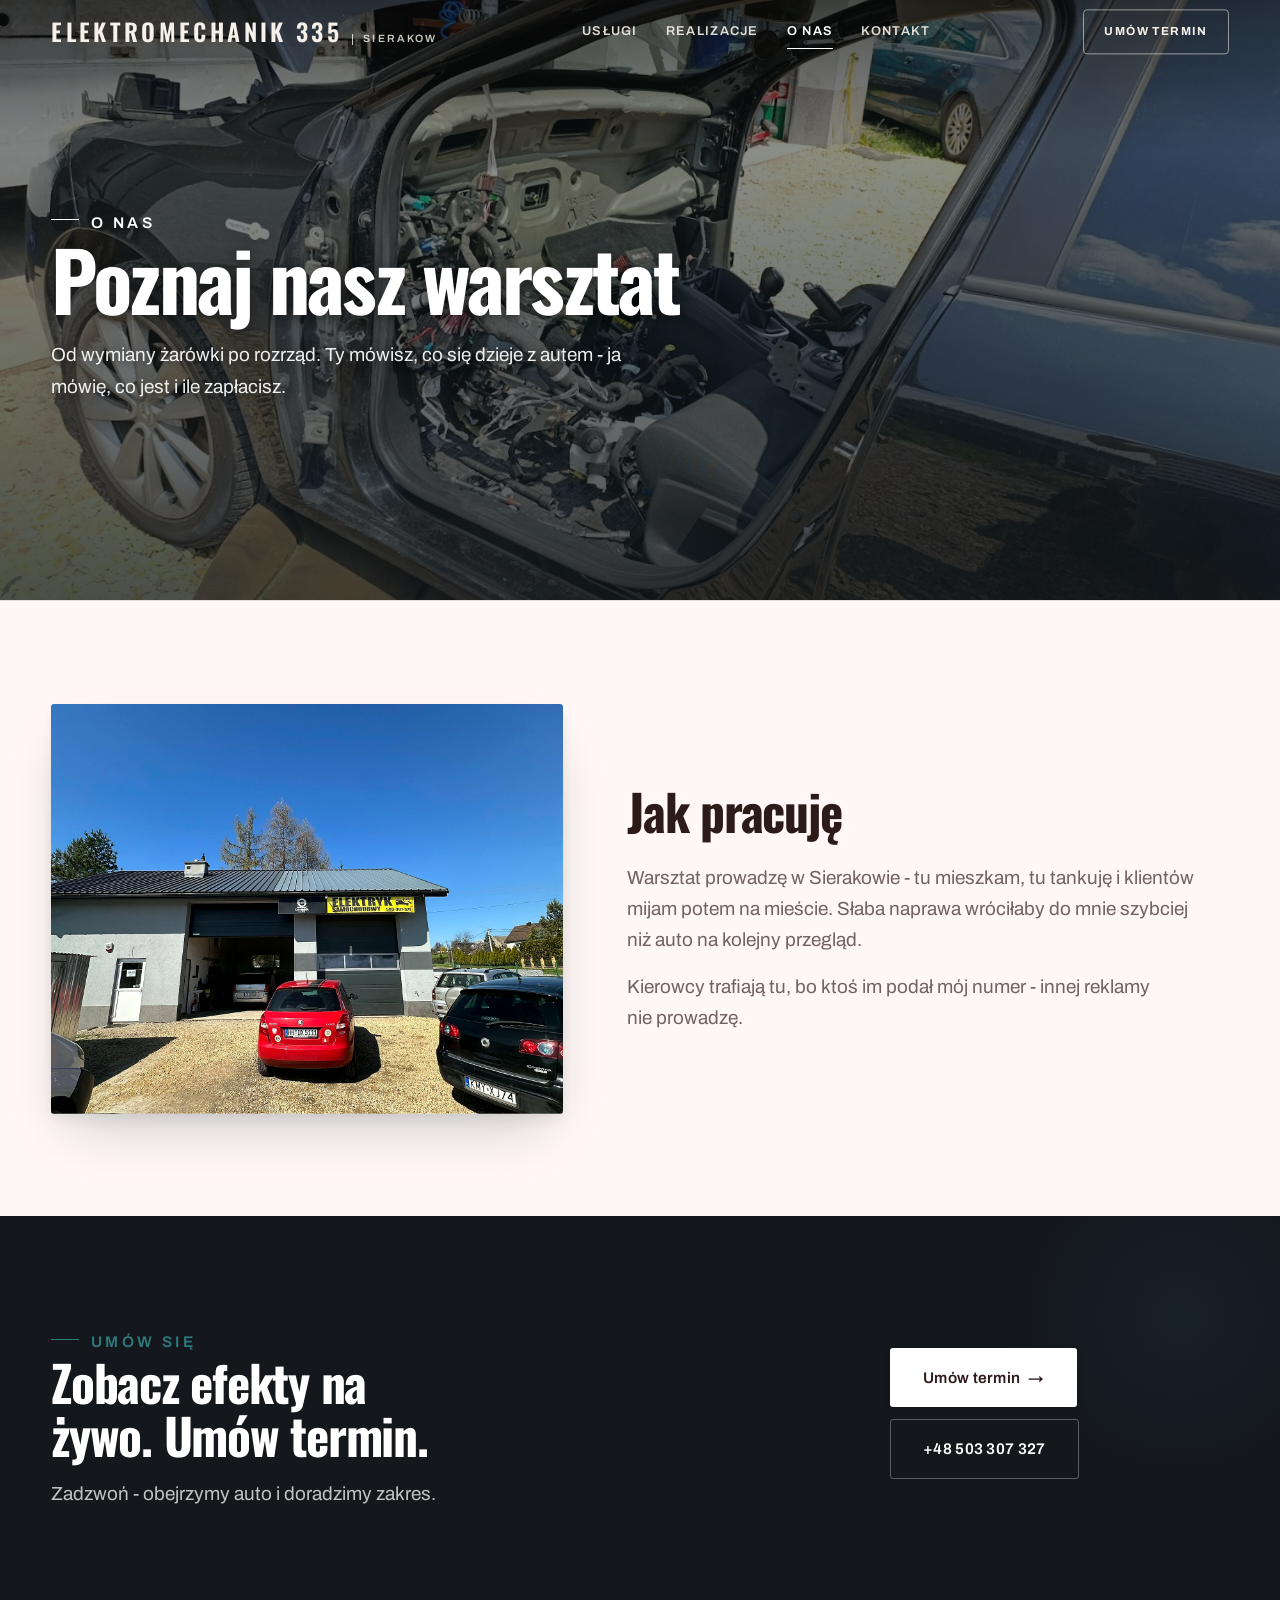
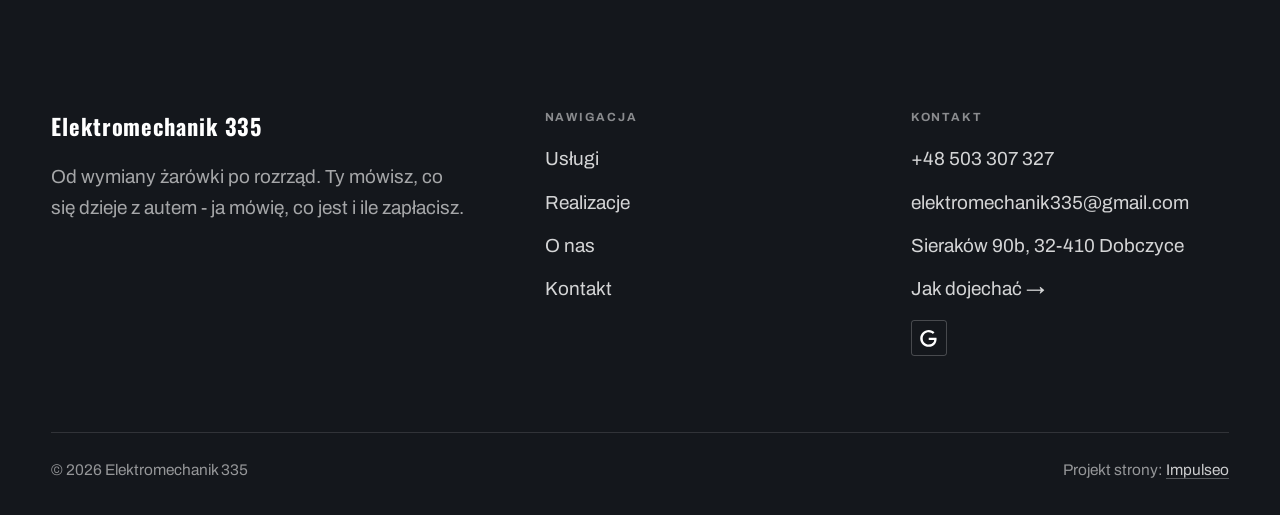
<file: o-nas.html>
<!DOCTYPE html>
<html lang="pl">
<head>
<meta charset="UTF-8">
<meta name="viewport" content="width=device-width, initial-scale=1.0">
<title>O nas - Elektromechanik 335</title>
<meta name="description" content="Warsztat samochodowy w Sierakowie: przeglądy, naprawy mechaniczne, diagnostyka, klimatyzacja, opony. Cenę znasz przed naprawą. Zadzwoń: +48 503 307 327.">
<link rel="canonical" href="https://impulseo-pl.github.io/elektromechanik-335/o-nas.html">
<meta name="robots" content="noindex, nofollow">
<meta property="og:type" content="website">
<meta property="og:locale" content="pl_PL">
<meta property="og:site_name" content="Elektromechanik 335">
<meta property="og:title" content="O nas - Elektromechanik 335">
<meta property="og:description" content="Warsztat samochodowy w Sierakowie: przeglądy, naprawy mechaniczne, diagnostyka, klimatyzacja, opony. Cenę znasz przed naprawą. Zadzwoń: +48 503 307 327.">
<meta property="og:url" content="https://impulseo-pl.github.io/elektromechanik-335/o-nas.html">
<meta property="og:image" content="https://impulseo-pl.github.io/elektromechanik-335/img/og.jpg">
<meta property="og:image:width" content="1200">
<meta property="og:image:height" content="630">
<meta name="twitter:card" content="summary_large_image">
<link rel="preconnect" href="https://fonts.googleapis.com">
<link rel="preconnect" href="https://fonts.gstatic.com" crossorigin>
<link href="https://fonts.googleapis.com/css2?family=Oswald:wght@500;600;700&family=Archivo:wght@400;500;600&display=swap" rel="stylesheet">
<link rel="stylesheet" href="assets/styles.css?v=506d2b94">
</head>
<body>

<header class="nav">
  <div class="wrap nav-inner">
    <a class="brand" href="index.html"><span class="name">Elektromechanik 335</span><span class="sub">Sieraków</span></a>
    <nav class="nav-links">
      <a href="oferta.html">Usługi</a>
      <a href="realizacje.html">Realizacje</a>
      <a href="o-nas.html" class="active" aria-current="page">O nas</a>
      <a href="kontakt.html">Kontakt</a>
      <a href="kontakt.html" class="btn btn-accent">Umów termin</a>
    </nav>
    <button class="nav-toggle" aria-label="Menu"><span></span><span></span><span></span></button>
  </div>
</header>

<main>
<section class="pagehead">
  <img src="img/g7.jpg" alt="Elektromechanik 335 - Poznaj nasz warsztat" width="1512" height="1104" decoding="async">
  <div class="wrap">
    <span class="eyebrow">O nas</span>
    <h1>Poznaj nasz warsztat</h1>
    <p>Od wymiany żarówki po rozrząd. Ty mówisz, co się dzieje z autem - ja mówię, co jest i ile zapłacisz.</p>
  </div>
</section>
<section>
  <div class="wrap split">
    <div class="split-art reveal"><img src="img/g1.jpg" alt="Elektromechanik 335" loading="lazy" width="1600" height="2133" decoding="async"></div>
    <div class="split-copy reveal">
      <h2>Jak pracuję</h2>
      <p class="muted">Warsztat prowadzę w Sierakowie - tu mieszkam, tu tankuję i klientów mijam potem na mieście. Słaba naprawa wróciłaby do mnie szybciej niż auto na kolejny przegląd.</p>
      <p class="muted">Kierowcy trafiają tu, bo ktoś im podał mój numer - innej reklamy nie prowadzę.</p>
    </div>
  </div>
</section>


<section class="cta">
  <div class="wrap">
    <div class="reveal">
      <span class="eyebrow">Umów się</span>
      <h2>Zobacz efekty na żywo. Umów termin.</h2>
      <p>Zadzwoń - obejrzymy auto i doradzimy zakres.</p>
    </div>
    <div class="cta-actions reveal">
      <a href="kontakt.html" class="btn btn-light">Umów termin <span class="arr">→</span></a>
      <a href="tel:+48503307327" class="btn btn-ghost btn-ghost-cta">+48 503 307 327</a>
    </div>
  </div>
</section>
</main>

<footer>
  <div class="wrap">
    <div class="foot-grid">
      <div class="foot-brand">
        <div class="name">Elektromechanik 335</div>
        <p>Od wymiany żarówki po rozrząd. Ty mówisz, co się dzieje z autem - ja mówię, co jest i ile zapłacisz.</p>
      </div>
      <div class="foot-col">
        <h4>Nawigacja</h4>
        <a href="oferta.html">Usługi</a>
        <a href="realizacje.html">Realizacje</a>
        <a href="o-nas.html">O nas</a>
        <a href="kontakt.html">Kontakt</a>
      </div>
      <div class="foot-col">
        <h4>Kontakt</h4>
        <a href="tel:+48503307327">+48 503 307 327</a>
        <a href="mailto:elektromechanik335@gmail.com">elektromechanik335@gmail.com</a>
        <p>Sieraków 90b, 32-410 Dobczyce</p>
        <a href="https://maps.google.com/?cid=16810844491470130769" target="_blank" rel="noopener">Jak dojechać →</a>
      <div class="foot-soc">
        <a class="soc" href="https://maps.google.com/?cid=16810844491470130769" target="_blank" rel="noopener" aria-label="Google - Elektromechanik 335"><svg viewBox="0 0 24 24" aria-hidden="true" focusable="false"><path d="M12.48 10.92v3.28h7.84c-.24 1.84-.853 3.187-1.787 4.133-1.147 1.147-2.933 2.4-6.053 2.4-4.827 0-8.6-3.893-8.6-8.72s3.773-8.72 8.6-8.72c2.6 0 4.507 1.027 5.907 2.347l2.307-2.307C18.747 1.44 16.133 0 12.48 0 5.867 0 .307 5.387.307 12s5.56 12 12.173 12c3.573 0 6.267-1.173 8.373-3.36 2.16-2.16 2.84-5.213 2.84-7.667 0-.76-.053-1.467-.173-2.053H12.48z" fill="currentColor"/></svg></a>
      </div>
      </div>
    </div>
    <div class="foot-bot">
      <span>© 2026 Elektromechanik 335</span>
      <span>Projekt strony: <a class="foot-credit" href="https://impulseo.pl" target="_blank" rel="noopener">Impulseo</a></span>
    </div>
  </div>
</footer>
<div class="sticky-reserve"><a class="sr-book" href="kontakt.html">Umów termin</a><a class="sr-call" href="tel:+48503307327" aria-label="Zadzwoń"><svg class="ico-tel" width="16" height="16" viewBox="0 0 24 24" fill="none" aria-hidden="true"><path d="M6.6 10.8a15.5 15.5 0 0 0 6.6 6.6l2.2-2.2a1 1 0 0 1 1-.24 11.4 11.4 0 0 0 3.6.58 1 1 0 0 1 1 1V20a1 1 0 0 1-1 1A17 17 0 0 1 3 4a1 1 0 0 1 1-1h3.5a1 1 0 0 1 1 1c0 1.25.2 2.46.58 3.6a1 1 0 0 1-.25 1l-2.23 2.2Z" fill="currentColor"/></svg></a></div>
<div class="demo-wazne" data-do="2026-09-08" data-cykl="3" hidden><svg class="dw-ico" width="13" height="13" viewBox="0 0 24 24" fill="none" aria-hidden="true"><circle cx="12" cy="12" r="8.6" stroke="currentColor" stroke-width="1.8"/><path d="M12 7.2V12l3.3 2" stroke="currentColor" stroke-width="1.8" stroke-linecap="round"/></svg><span class="dw-txt"></span></div>

<script src="assets/main.js"></script>
</body>
</html>
</file>
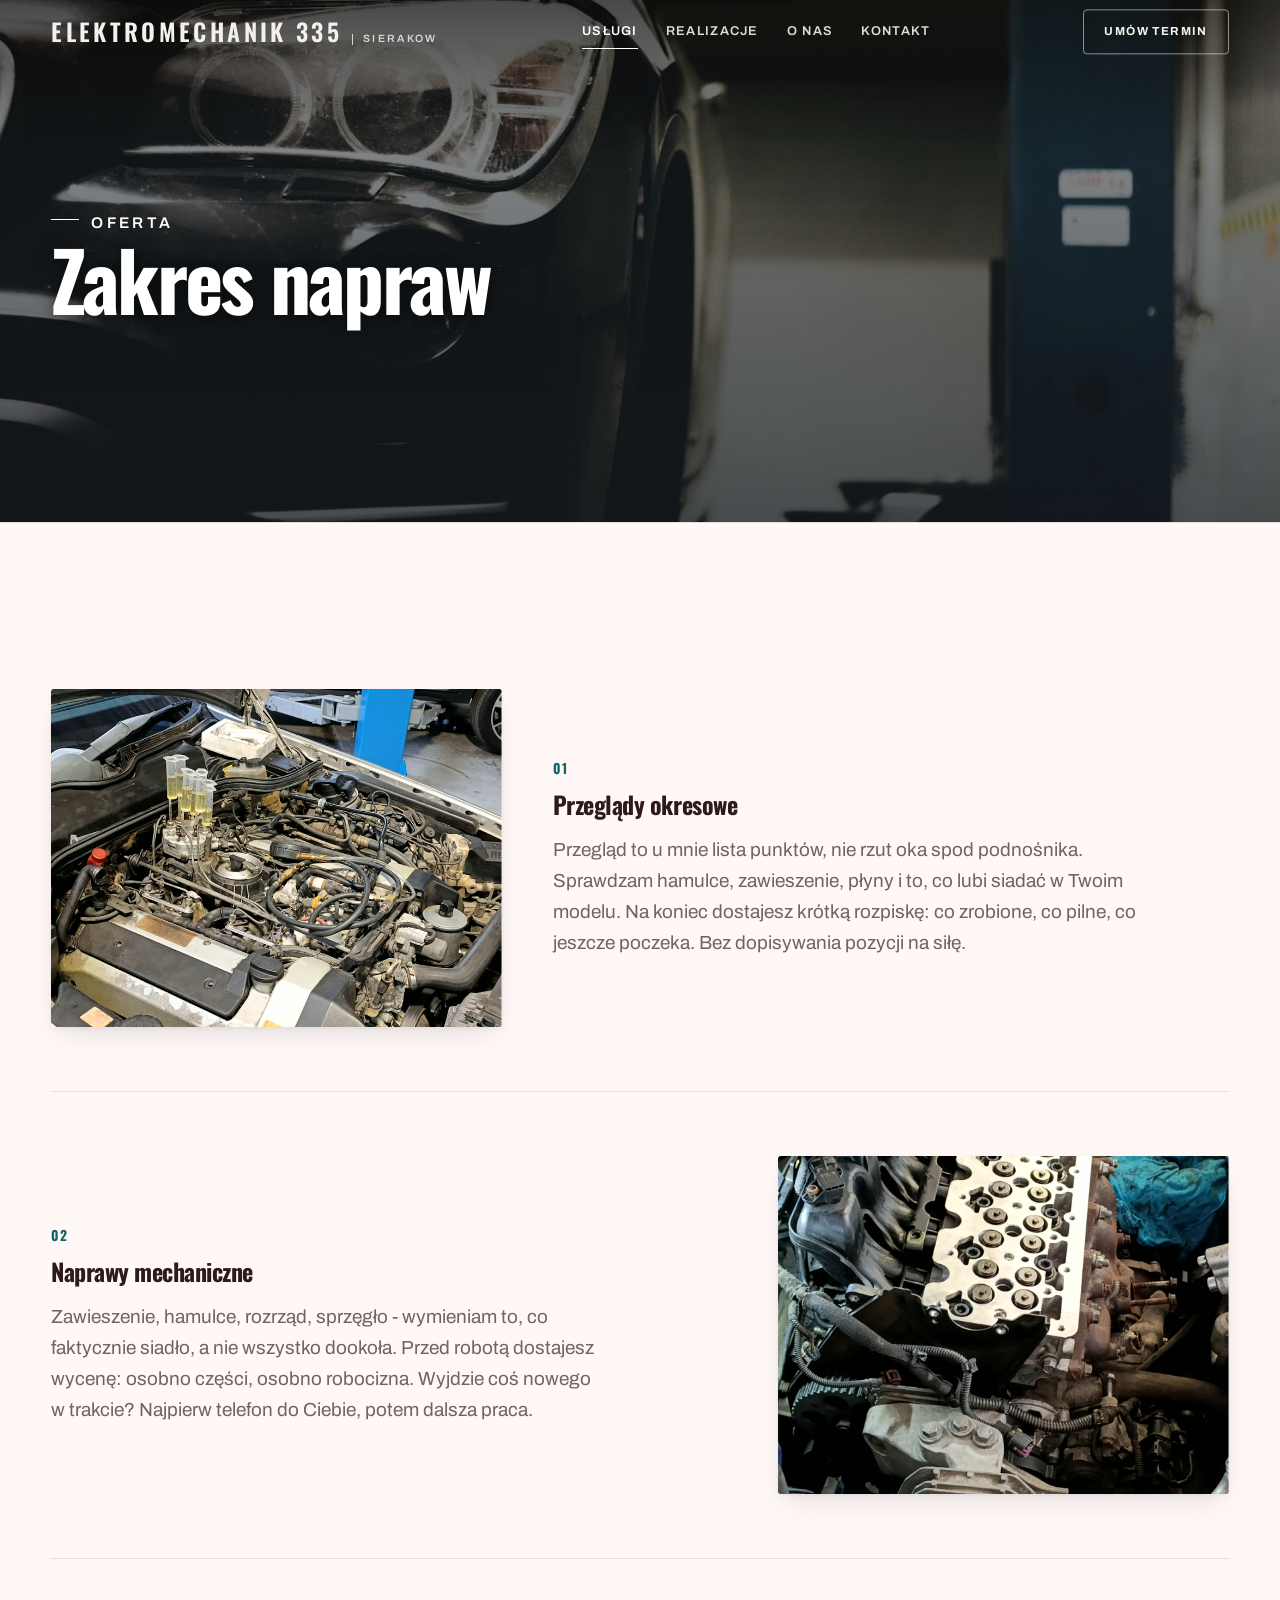
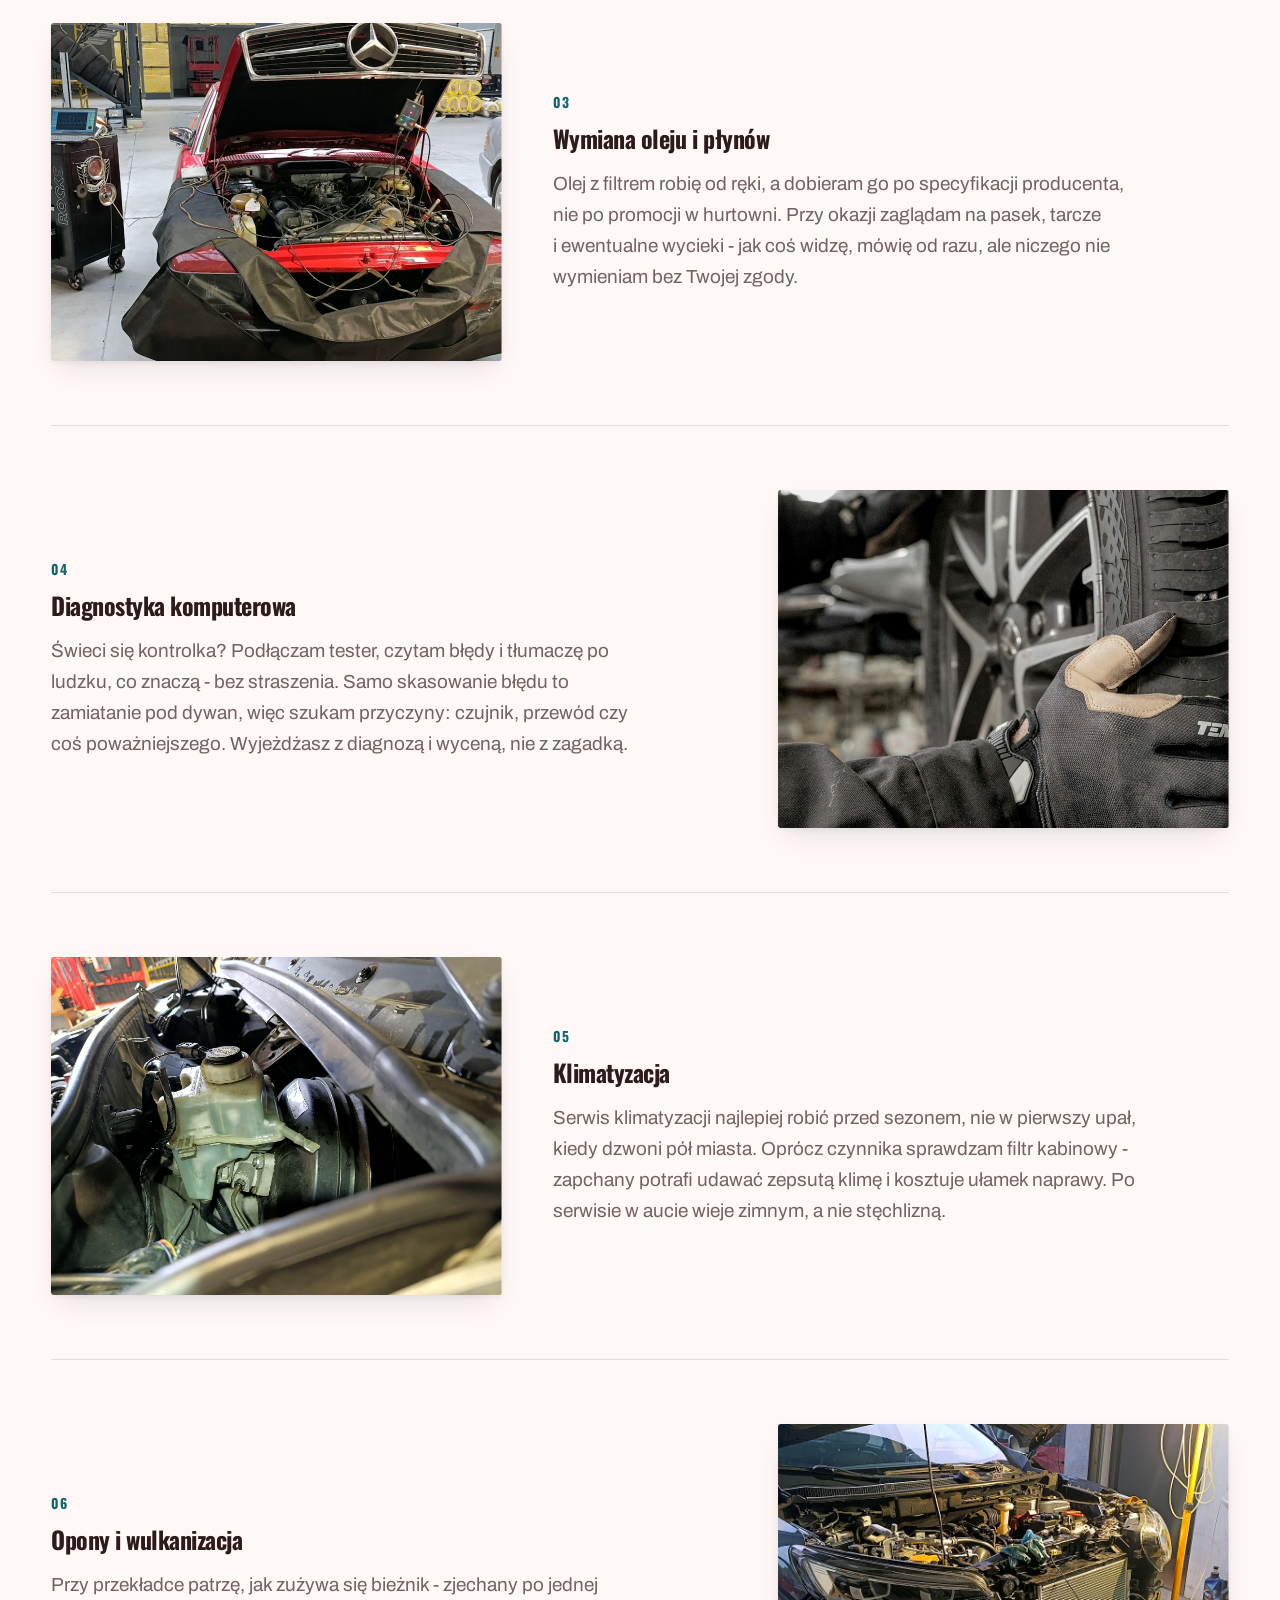
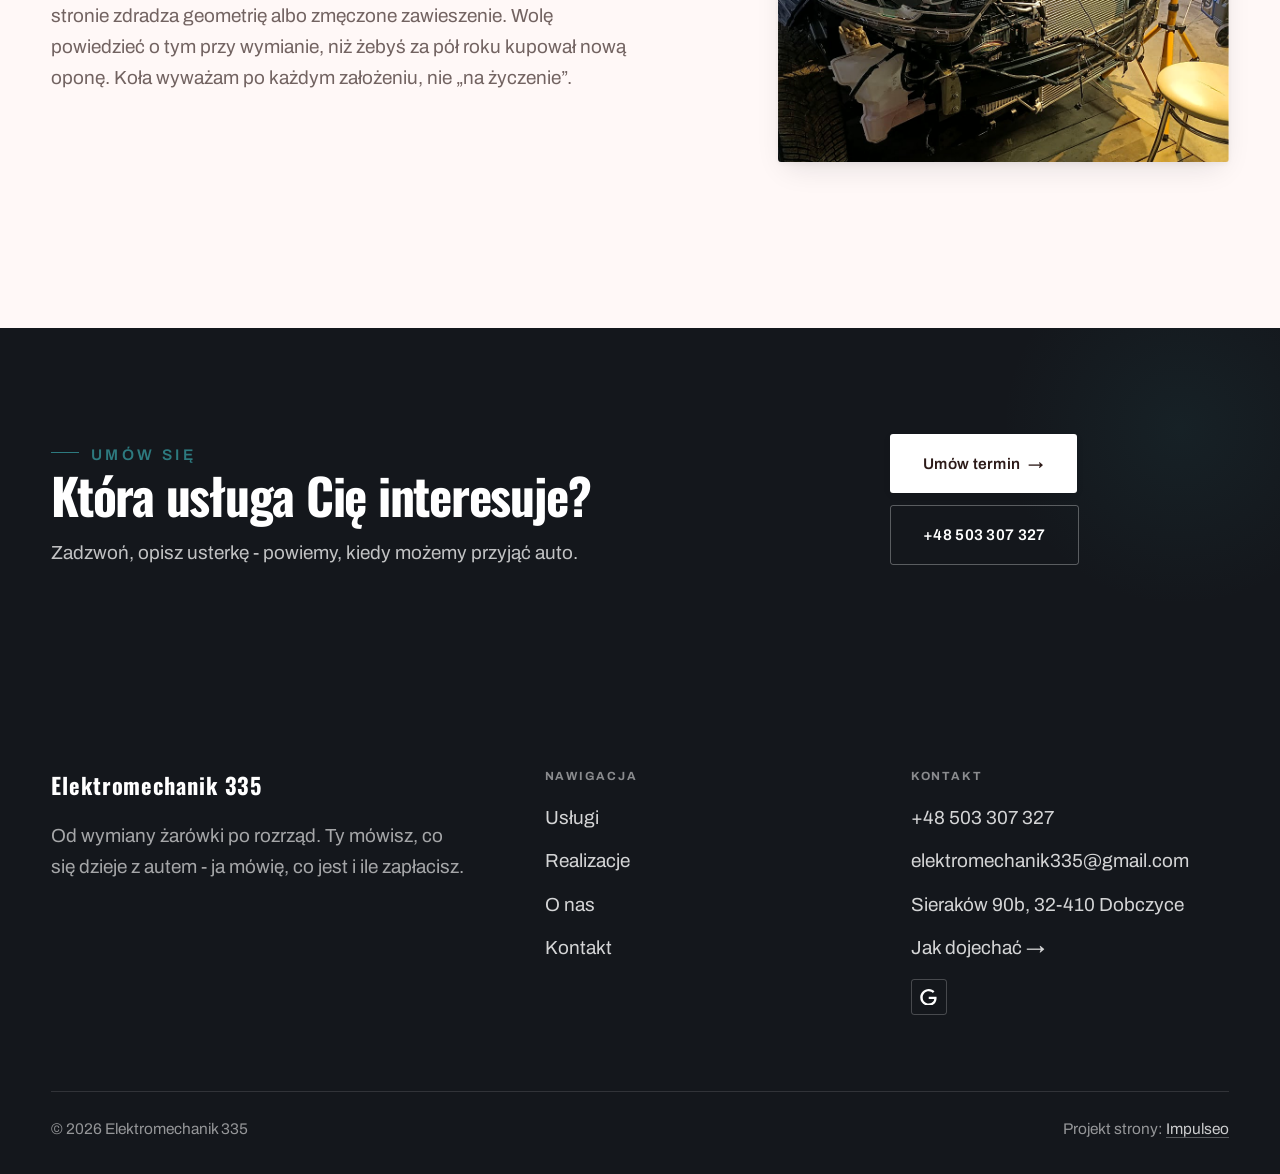
<file: oferta.html>
<!DOCTYPE html>
<html lang="pl">
<head>
<meta charset="UTF-8">
<meta name="viewport" content="width=device-width, initial-scale=1.0">
<title>Oferta - Elektromechanik 335</title>
<meta name="description" content="Warsztat samochodowy w Sierakowie: przeglądy, naprawy mechaniczne, diagnostyka, klimatyzacja, opony. Cenę znasz przed naprawą. Zadzwoń: +48 503 307 327.">
<link rel="canonical" href="https://impulseo-pl.github.io/elektromechanik-335/oferta.html">
<meta name="robots" content="noindex, nofollow">
<meta property="og:type" content="website">
<meta property="og:locale" content="pl_PL">
<meta property="og:site_name" content="Elektromechanik 335">
<meta property="og:title" content="Oferta - Elektromechanik 335">
<meta property="og:description" content="Warsztat samochodowy w Sierakowie: przeglądy, naprawy mechaniczne, diagnostyka, klimatyzacja, opony. Cenę znasz przed naprawą. Zadzwoń: +48 503 307 327.">
<meta property="og:url" content="https://impulseo-pl.github.io/elektromechanik-335/oferta.html">
<meta property="og:image" content="https://impulseo-pl.github.io/elektromechanik-335/img/og.jpg">
<meta property="og:image:width" content="1200">
<meta property="og:image:height" content="630">
<meta name="twitter:card" content="summary_large_image">
<link rel="preconnect" href="https://fonts.googleapis.com">
<link rel="preconnect" href="https://fonts.gstatic.com" crossorigin>
<link href="https://fonts.googleapis.com/css2?family=Oswald:wght@500;600;700&family=Archivo:wght@400;500;600&display=swap" rel="stylesheet">
<link rel="stylesheet" href="assets/styles.css?v=506d2b94">
</head>
<body>

<header class="nav">
  <div class="wrap nav-inner">
    <a class="brand" href="index.html"><span class="name">Elektromechanik 335</span><span class="sub">Sieraków</span></a>
    <nav class="nav-links">
      <a href="oferta.html" class="active" aria-current="page">Usługi</a>
      <a href="realizacje.html">Realizacje</a>
      <a href="o-nas.html">O nas</a>
      <a href="kontakt.html">Kontakt</a>
      <a href="kontakt.html" class="btn btn-accent">Umów termin</a>
    </nav>
    <button class="nav-toggle" aria-label="Menu"><span></span><span></span><span></span></button>
  </div>
</header>

<main>
<section class="pagehead">
  <img src="img/stk.jpg" alt="Elektromechanik 335 - Zakres napraw" width="1800" height="771" decoding="async">
  <div class="wrap">
    <span class="eyebrow">Oferta</span>
    <h1>Zakres napraw</h1>
  </div>
</section>
<section>
  <div class="wrap">
    <div class="svc-row reveal">
      <div class="svc-row-art"><img src="img/g6.jpg" alt="Przeglądy okresowe" loading="lazy" width="1534" height="620" decoding="async"></div>
      <div>
        <span class="num">01</span>
        <h3>Przeglądy okresowe</h3>
        <p class="muted">Przegląd to u mnie lista punktów, nie rzut oka spod podnośnika. Sprawdzam hamulce, zawieszenie, płyny i to, co lubi siadać w Twoim modelu. Na koniec dostajesz krótką rozpiskę: co zrobione, co pilne, co jeszcze poczeka. Bez dopisywania pozycji na siłę.</p>
      </div>
    </div>
    <div class="svc-row rev reveal">
      <div class="svc-row-art"><img src="img/g9.jpg" alt="Naprawy mechaniczne" loading="lazy" width="1346" height="3390" decoding="async"></div>
      <div>
        <span class="num">02</span>
        <h3>Naprawy mechaniczne</h3>
        <p class="muted">Zawieszenie, hamulce, rozrząd, sprzęgło - wymieniam to, co faktycznie siadło, a nie wszystko dookoła. Przed robotą dostajesz wycenę: osobno części, osobno robocizna. Wyjdzie coś nowego w trakcie? Najpierw telefon do Ciebie, potem dalsza praca.</p>
      </div>
    </div>
    <div class="svc-row reveal">
      <div class="svc-row-art"><img src="img/about.jpg" alt="Wymiana oleju i płynów" loading="lazy" width="1560" height="676" decoding="async"></div>
      <div>
        <span class="num">03</span>
        <h3>Wymiana oleju i płynów</h3>
        <p class="muted">Olej z filtrem robię od ręki, a dobieram go po specyfikacji producenta, nie po promocji w hurtowni. Przy okazji zaglądam na pasek, tarcze i ewentualne wycieki - jak coś widzę, mówię od razu, ale niczego nie wymieniam bez Twojej zgody.</p>
      </div>
    </div>
    <div class="svc-row rev reveal">
      <div class="svc-row-art"><img src="img/k3.jpg" alt="Diagnostyka komputerowa" loading="lazy" width="900" height="1200" decoding="async"></div>
      <div>
        <span class="num">04</span>
        <h3>Diagnostyka komputerowa</h3>
        <p class="muted">Świeci się kontrolka? Podłączam tester, czytam błędy i tłumaczę po ludzku, co znaczą - bez straszenia. Samo skasowanie błędu to zamiatanie pod dywan, więc szukam przyczyny: czujnik, przewód czy coś poważniejszego. Wyjeżdżasz z diagnozą i wyceną, nie z zagadką.</p>
      </div>
    </div>
    <div class="svc-row reveal">
      <div class="svc-row-art"><img src="img/g8.jpg" alt="Klimatyzacja" loading="lazy" width="1600" height="1205" decoding="async"></div>
      <div>
        <span class="num">05</span>
        <h3>Klimatyzacja</h3>
        <p class="muted">Serwis klimatyzacji najlepiej robić przed sezonem, nie w pierwszy upał, kiedy dzwoni pół miasta. Oprócz czynnika sprawdzam filtr kabinowy - zapchany potrafi udawać zepsutą klimę i kosztuje ułamek naprawy. Po serwisie w aucie wieje zimnym, a nie stęchlizną.</p>
      </div>
    </div>
    <div class="svc-row rev reveal">
      <div class="svc-row-art"><img src="img/g5.jpg" alt="Opony i wulkanizacja" loading="lazy" width="1600" height="722" decoding="async"></div>
      <div>
        <span class="num">06</span>
        <h3>Opony i wulkanizacja</h3>
        <p class="muted">Przy przekładce patrzę, jak zużywa się bieżnik - zjechany po jednej stronie zdradza geometrię albo zmęczone zawieszenie. Wolę powiedzieć o tym przy wymianie, niż żebyś za pół roku kupował nową oponę. Koła wyważam po każdym założeniu, nie „na życzenie”.</p>
      </div>
    </div>
  </div>
</section>

<section class="cta">
  <div class="wrap">
    <div class="reveal">
      <span class="eyebrow">Umów się</span>
      <h2>Która usługa Cię interesuje?</h2>
      <p>Zadzwoń, opisz usterkę - powiemy, kiedy możemy przyjąć auto.</p>
    </div>
    <div class="cta-actions reveal">
      <a href="kontakt.html" class="btn btn-light">Umów termin <span class="arr">→</span></a>
      <a href="tel:+48503307327" class="btn btn-ghost btn-ghost-cta">+48 503 307 327</a>
    </div>
  </div>
</section>
</main>

<footer>
  <div class="wrap">
    <div class="foot-grid">
      <div class="foot-brand">
        <div class="name">Elektromechanik 335</div>
        <p>Od wymiany żarówki po rozrząd. Ty mówisz, co się dzieje z autem - ja mówię, co jest i ile zapłacisz.</p>
      </div>
      <div class="foot-col">
        <h4>Nawigacja</h4>
        <a href="oferta.html">Usługi</a>
        <a href="realizacje.html">Realizacje</a>
        <a href="o-nas.html">O nas</a>
        <a href="kontakt.html">Kontakt</a>
      </div>
      <div class="foot-col">
        <h4>Kontakt</h4>
        <a href="tel:+48503307327">+48 503 307 327</a>
        <a href="mailto:elektromechanik335@gmail.com">elektromechanik335@gmail.com</a>
        <p>Sieraków 90b, 32-410 Dobczyce</p>
        <a href="https://maps.google.com/?cid=16810844491470130769" target="_blank" rel="noopener">Jak dojechać →</a>
      <div class="foot-soc">
        <a class="soc" href="https://maps.google.com/?cid=16810844491470130769" target="_blank" rel="noopener" aria-label="Google - Elektromechanik 335"><svg viewBox="0 0 24 24" aria-hidden="true" focusable="false"><path d="M12.48 10.92v3.28h7.84c-.24 1.84-.853 3.187-1.787 4.133-1.147 1.147-2.933 2.4-6.053 2.4-4.827 0-8.6-3.893-8.6-8.72s3.773-8.72 8.6-8.72c2.6 0 4.507 1.027 5.907 2.347l2.307-2.307C18.747 1.44 16.133 0 12.48 0 5.867 0 .307 5.387.307 12s5.56 12 12.173 12c3.573 0 6.267-1.173 8.373-3.36 2.16-2.16 2.84-5.213 2.84-7.667 0-.76-.053-1.467-.173-2.053H12.48z" fill="currentColor"/></svg></a>
      </div>
      </div>
    </div>
    <div class="foot-bot">
      <span>© 2026 Elektromechanik 335</span>
      <span>Projekt strony: <a class="foot-credit" href="https://impulseo.pl" target="_blank" rel="noopener">Impulseo</a></span>
    </div>
  </div>
</footer>
<div class="sticky-reserve"><a class="sr-book" href="kontakt.html">Umów termin</a><a class="sr-call" href="tel:+48503307327" aria-label="Zadzwoń"><svg class="ico-tel" width="16" height="16" viewBox="0 0 24 24" fill="none" aria-hidden="true"><path d="M6.6 10.8a15.5 15.5 0 0 0 6.6 6.6l2.2-2.2a1 1 0 0 1 1-.24 11.4 11.4 0 0 0 3.6.58 1 1 0 0 1 1 1V20a1 1 0 0 1-1 1A17 17 0 0 1 3 4a1 1 0 0 1 1-1h3.5a1 1 0 0 1 1 1c0 1.25.2 2.46.58 3.6a1 1 0 0 1-.25 1l-2.23 2.2Z" fill="currentColor"/></svg></a></div>
<div class="demo-wazne" data-do="2026-09-08" data-cykl="3" hidden><svg class="dw-ico" width="13" height="13" viewBox="0 0 24 24" fill="none" aria-hidden="true"><circle cx="12" cy="12" r="8.6" stroke="currentColor" stroke-width="1.8"/><path d="M12 7.2V12l3.3 2" stroke="currentColor" stroke-width="1.8" stroke-linecap="round"/></svg><span class="dw-txt"></span></div>

<script src="assets/main.js"></script>
</body>
</html>
</file>
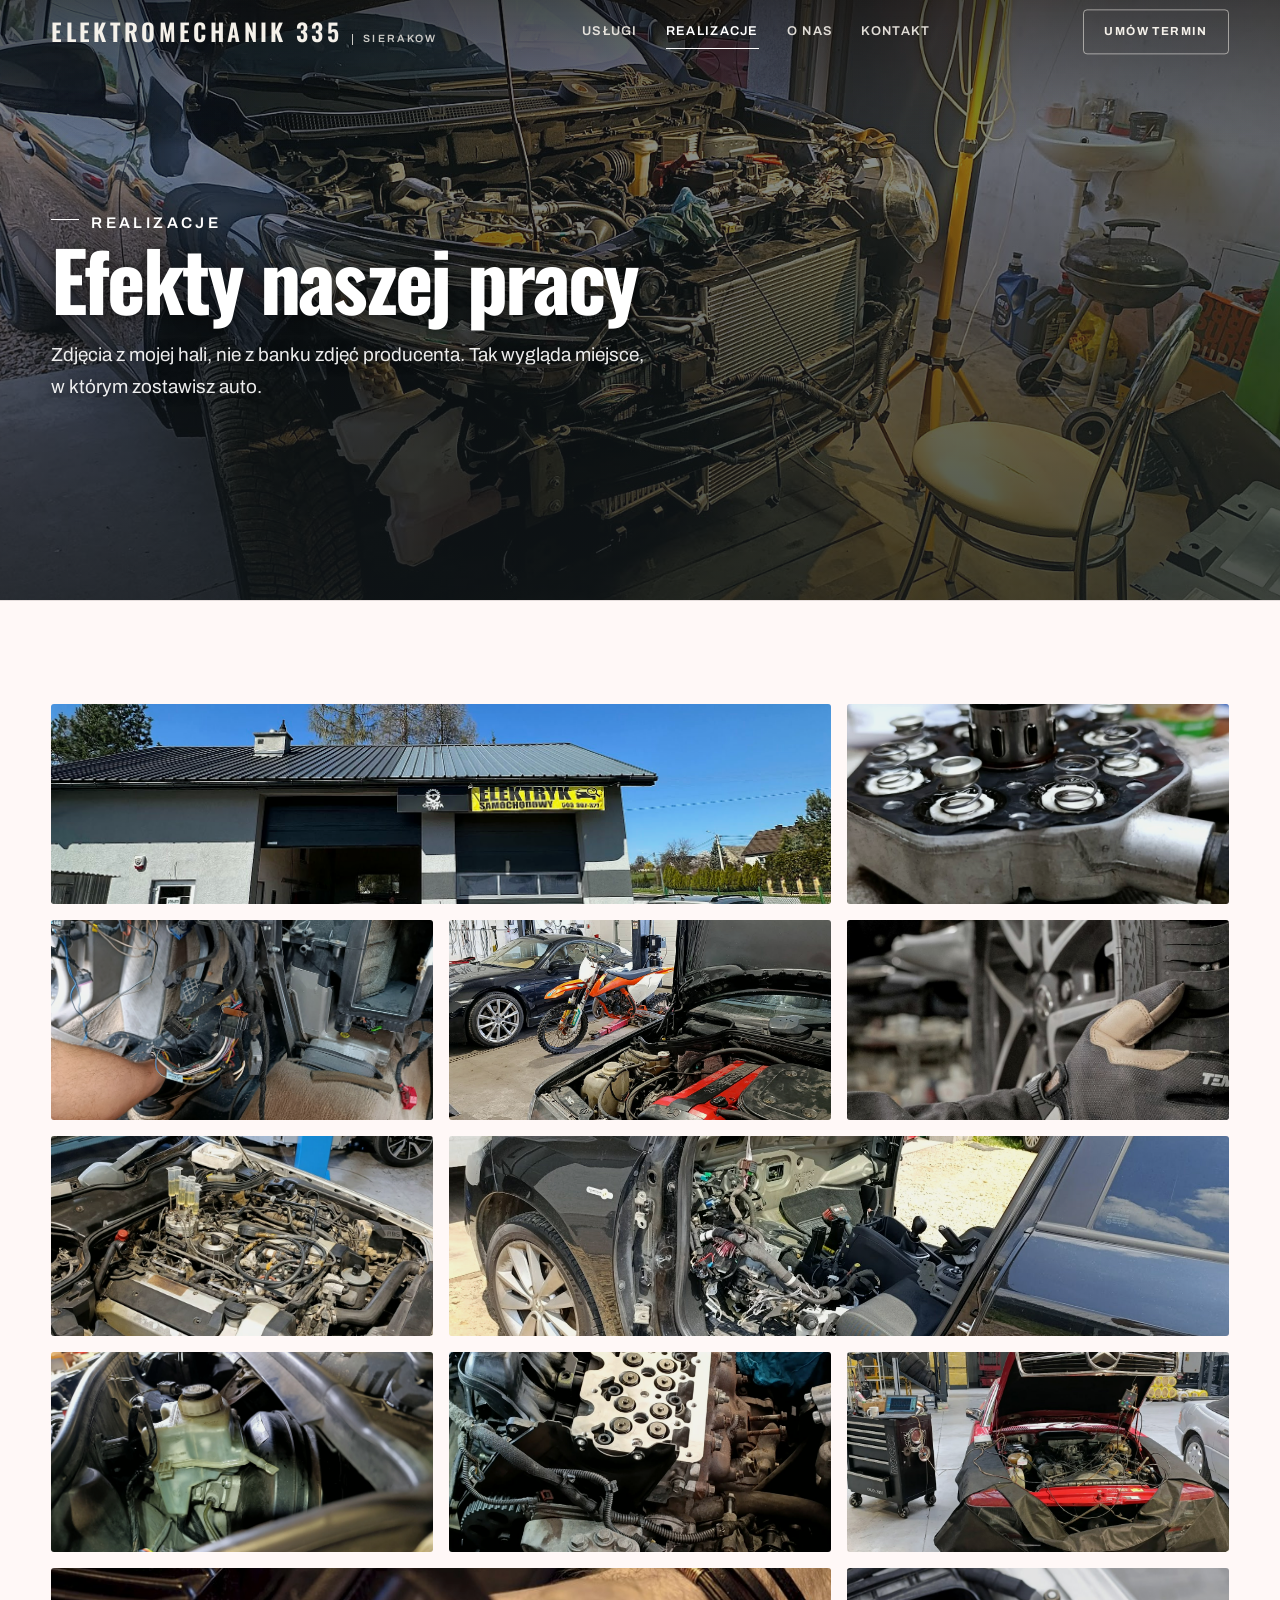
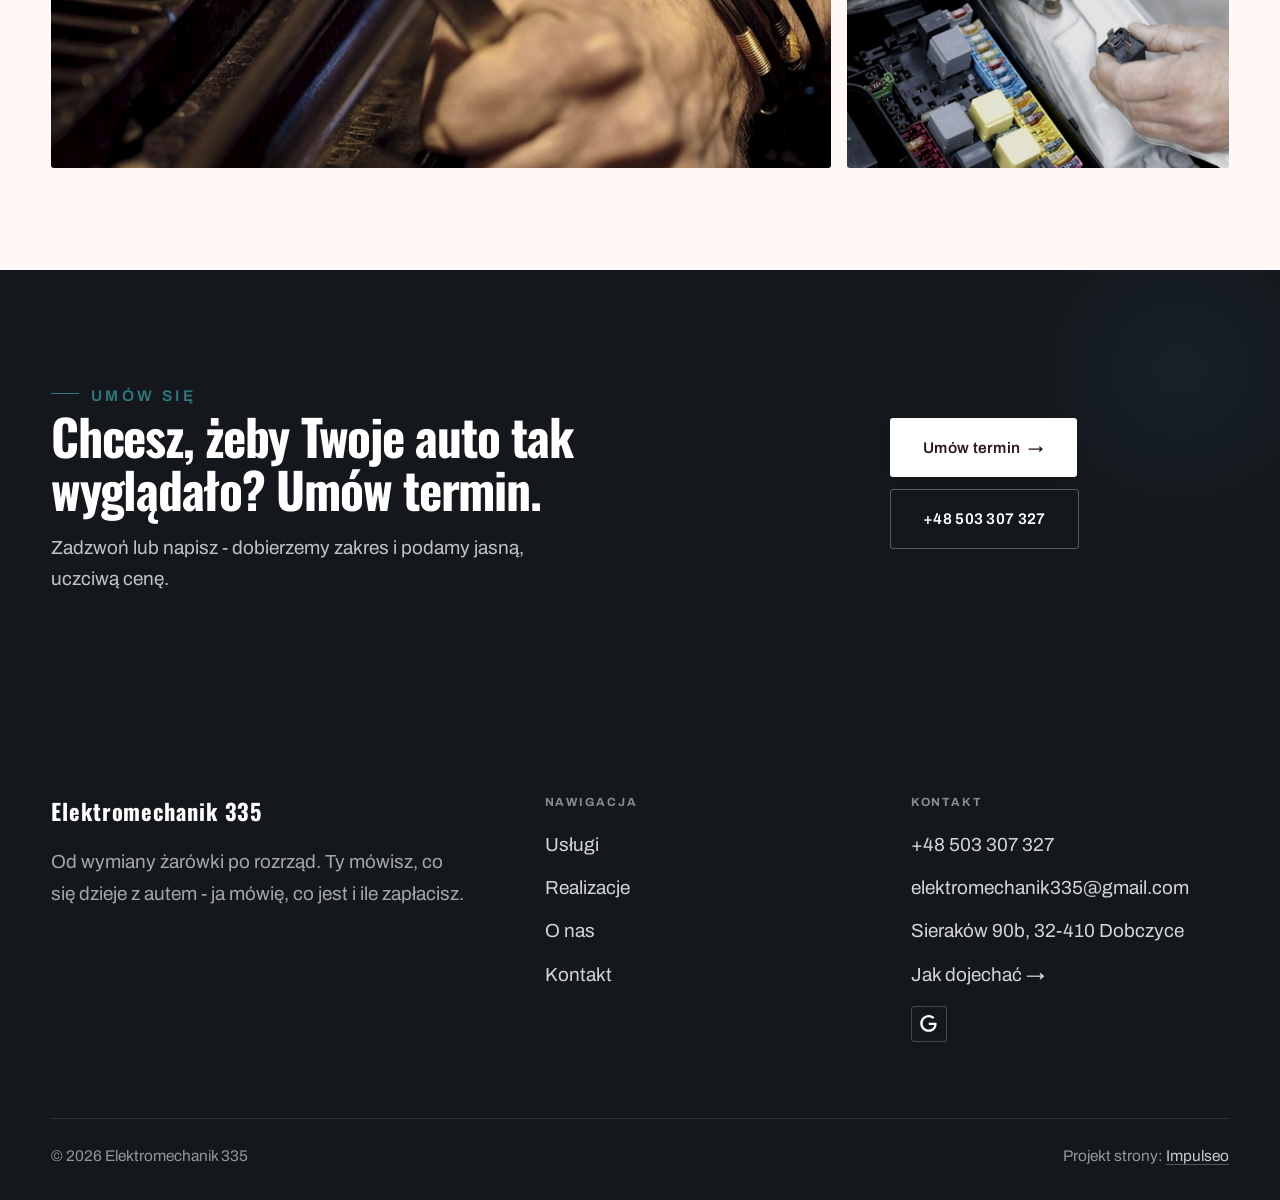
<file: realizacje.html>
<!DOCTYPE html>
<html lang="pl">
<head>
<meta charset="UTF-8">
<meta name="viewport" content="width=device-width, initial-scale=1.0">
<title>Realizacje - Elektromechanik 335</title>
<meta name="description" content="Realizacje Elektromechanik 335: Hala warsztatu, Wymiana rozrządu, Diagnostyka komputerowa, Serwis klimatyzacji, Wymiana opon">
<link rel="canonical" href="https://impulseo-pl.github.io/elektromechanik-335/realizacje.html">
<meta name="robots" content="noindex, nofollow">
<meta property="og:type" content="website">
<meta property="og:locale" content="pl_PL">
<meta property="og:site_name" content="Elektromechanik 335">
<meta property="og:title" content="Realizacje - Elektromechanik 335">
<meta property="og:description" content="Realizacje Elektromechanik 335: Hala warsztatu, Wymiana rozrządu, Diagnostyka komputerowa, Serwis klimatyzacji, Wymiana opon">
<meta property="og:url" content="https://impulseo-pl.github.io/elektromechanik-335/realizacje.html">
<meta property="og:image" content="https://impulseo-pl.github.io/elektromechanik-335/img/og.jpg">
<meta property="og:image:width" content="1200">
<meta property="og:image:height" content="630">
<meta name="twitter:card" content="summary_large_image">
<link rel="preconnect" href="https://fonts.googleapis.com">
<link rel="preconnect" href="https://fonts.gstatic.com" crossorigin>
<link href="https://fonts.googleapis.com/css2?family=Oswald:wght@500;600;700&family=Archivo:wght@400;500;600&display=swap" rel="stylesheet">
<link rel="stylesheet" href="assets/styles.css?v=506d2b94">
</head>
<body>

<header class="nav">
  <div class="wrap nav-inner">
    <a class="brand" href="index.html"><span class="name">Elektromechanik 335</span><span class="sub">Sieraków</span></a>
    <nav class="nav-links">
      <a href="oferta.html">Usługi</a>
      <a href="realizacje.html" class="active" aria-current="page">Realizacje</a>
      <a href="o-nas.html">O nas</a>
      <a href="kontakt.html">Kontakt</a>
      <a href="kontakt.html" class="btn btn-accent">Umów termin</a>
    </nav>
    <button class="nav-toggle" aria-label="Menu"><span></span><span></span><span></span></button>
  </div>
</header>

<main>
<section class="pagehead">
  <img src="img/g5.jpg" alt="Elektromechanik 335 - Efekty naszej pracy" width="1600" height="722" decoding="async">
  <div class="wrap">
    <span class="eyebrow">Realizacje</span>
    <h1>Efekty naszej pracy</h1>
    <p>Zdjęcia z mojej hali, nie z banku zdjęć producenta. Tak wygląda miejsce, w którym zostawisz auto.</p>
  </div>
</section>
<section>
  <div class="wrap">
    <div class="gallery">
      <div class="tile t-two3 reveal"><img src="img/g1.jpg" alt="Elektromechanik 335" loading="lazy" width="1600" height="2133" decoding="async"></div>
      <div class="tile t-third reveal"><img src="img/g2.jpg" alt="Elektromechanik 335" loading="lazy" width="1532" height="614" decoding="async"></div>
      <div class="tile t-third reveal"><img src="img/g3.jpg" alt="Elektromechanik 335" loading="lazy" width="1600" height="2125" decoding="async"></div>
      <div class="tile t-third reveal"><img src="img/g4.jpg" alt="Elektromechanik 335" loading="lazy" width="1600" height="722" decoding="async"></div>
      <div class="tile t-third reveal"><img src="img/k3.jpg" alt="Elektromechanik 335" loading="lazy" width="900" height="1200" decoding="async"></div>
      <div class="tile t-third reveal"><img src="img/g6.jpg" alt="Elektromechanik 335" loading="lazy" width="1534" height="620" decoding="async"></div>
      <div class="tile t-two3 reveal"><img src="img/g7.jpg" alt="Elektromechanik 335" loading="lazy" width="1512" height="1104" decoding="async"></div>
      <div class="tile t-third reveal"><img src="img/g8.jpg" alt="Elektromechanik 335" loading="lazy" width="1600" height="1205" decoding="async"></div>
      <div class="tile t-third reveal"><img src="img/g9.jpg" alt="Elektromechanik 335" loading="lazy" width="1346" height="3390" decoding="async"></div>
      <div class="tile t-third reveal"><img src="img/about.jpg" alt="Elektromechanik 335" loading="lazy" width="1560" height="676" decoding="async"></div>
      <div class="tile t-two3 reveal"><img src="img/k2.jpg" alt="Elektromechanik 335" loading="lazy" width="900" height="1200" decoding="async"></div>
      <div class="tile t-third reveal"><img src="img/k1.jpg" alt="Elektromechanik 335" loading="lazy" width="900" height="1200" decoding="async"></div>
    </div>
  </div>
</section>
<section class="cta">
  <div class="wrap">
    <div class="reveal">
      <span class="eyebrow">Umów się</span>
      <h2>Chcesz, żeby Twoje auto tak wyglądało? Umów termin.</h2>
      <p>Zadzwoń lub napisz - dobierzemy zakres i podamy jasną, uczciwą cenę.</p>
    </div>
    <div class="cta-actions reveal">
      <a href="kontakt.html" class="btn btn-light">Umów termin <span class="arr">→</span></a>
      <a href="tel:+48503307327" class="btn btn-ghost btn-ghost-cta">+48 503 307 327</a>
    </div>
  </div>
</section>
</main>

<footer>
  <div class="wrap">
    <div class="foot-grid">
      <div class="foot-brand">
        <div class="name">Elektromechanik 335</div>
        <p>Od wymiany żarówki po rozrząd. Ty mówisz, co się dzieje z autem - ja mówię, co jest i ile zapłacisz.</p>
      </div>
      <div class="foot-col">
        <h4>Nawigacja</h4>
        <a href="oferta.html">Usługi</a>
        <a href="realizacje.html">Realizacje</a>
        <a href="o-nas.html">O nas</a>
        <a href="kontakt.html">Kontakt</a>
      </div>
      <div class="foot-col">
        <h4>Kontakt</h4>
        <a href="tel:+48503307327">+48 503 307 327</a>
        <a href="mailto:elektromechanik335@gmail.com">elektromechanik335@gmail.com</a>
        <p>Sieraków 90b, 32-410 Dobczyce</p>
        <a href="https://maps.google.com/?cid=16810844491470130769" target="_blank" rel="noopener">Jak dojechać →</a>
      <div class="foot-soc">
        <a class="soc" href="https://maps.google.com/?cid=16810844491470130769" target="_blank" rel="noopener" aria-label="Google - Elektromechanik 335"><svg viewBox="0 0 24 24" aria-hidden="true" focusable="false"><path d="M12.48 10.92v3.28h7.84c-.24 1.84-.853 3.187-1.787 4.133-1.147 1.147-2.933 2.4-6.053 2.4-4.827 0-8.6-3.893-8.6-8.72s3.773-8.72 8.6-8.72c2.6 0 4.507 1.027 5.907 2.347l2.307-2.307C18.747 1.44 16.133 0 12.48 0 5.867 0 .307 5.387.307 12s5.56 12 12.173 12c3.573 0 6.267-1.173 8.373-3.36 2.16-2.16 2.84-5.213 2.84-7.667 0-.76-.053-1.467-.173-2.053H12.48z" fill="currentColor"/></svg></a>
      </div>
      </div>
    </div>
    <div class="foot-bot">
      <span>© 2026 Elektromechanik 335</span>
      <span>Projekt strony: <a class="foot-credit" href="https://impulseo.pl" target="_blank" rel="noopener">Impulseo</a></span>
    </div>
  </div>
</footer>
<div class="sticky-reserve"><a class="sr-book" href="kontakt.html">Umów termin</a><a class="sr-call" href="tel:+48503307327" aria-label="Zadzwoń"><svg class="ico-tel" width="16" height="16" viewBox="0 0 24 24" fill="none" aria-hidden="true"><path d="M6.6 10.8a15.5 15.5 0 0 0 6.6 6.6l2.2-2.2a1 1 0 0 1 1-.24 11.4 11.4 0 0 0 3.6.58 1 1 0 0 1 1 1V20a1 1 0 0 1-1 1A17 17 0 0 1 3 4a1 1 0 0 1 1-1h3.5a1 1 0 0 1 1 1c0 1.25.2 2.46.58 3.6a1 1 0 0 1-.25 1l-2.23 2.2Z" fill="currentColor"/></svg></a></div>
<div class="demo-wazne" data-do="2026-09-08" data-cykl="3" hidden><svg class="dw-ico" width="13" height="13" viewBox="0 0 24 24" fill="none" aria-hidden="true"><circle cx="12" cy="12" r="8.6" stroke="currentColor" stroke-width="1.8"/><path d="M12 7.2V12l3.3 2" stroke="currentColor" stroke-width="1.8" stroke-linecap="round"/></svg><span class="dw-txt"></span></div>

<script src="assets/main.js"></script>
</body>
</html>
</file>
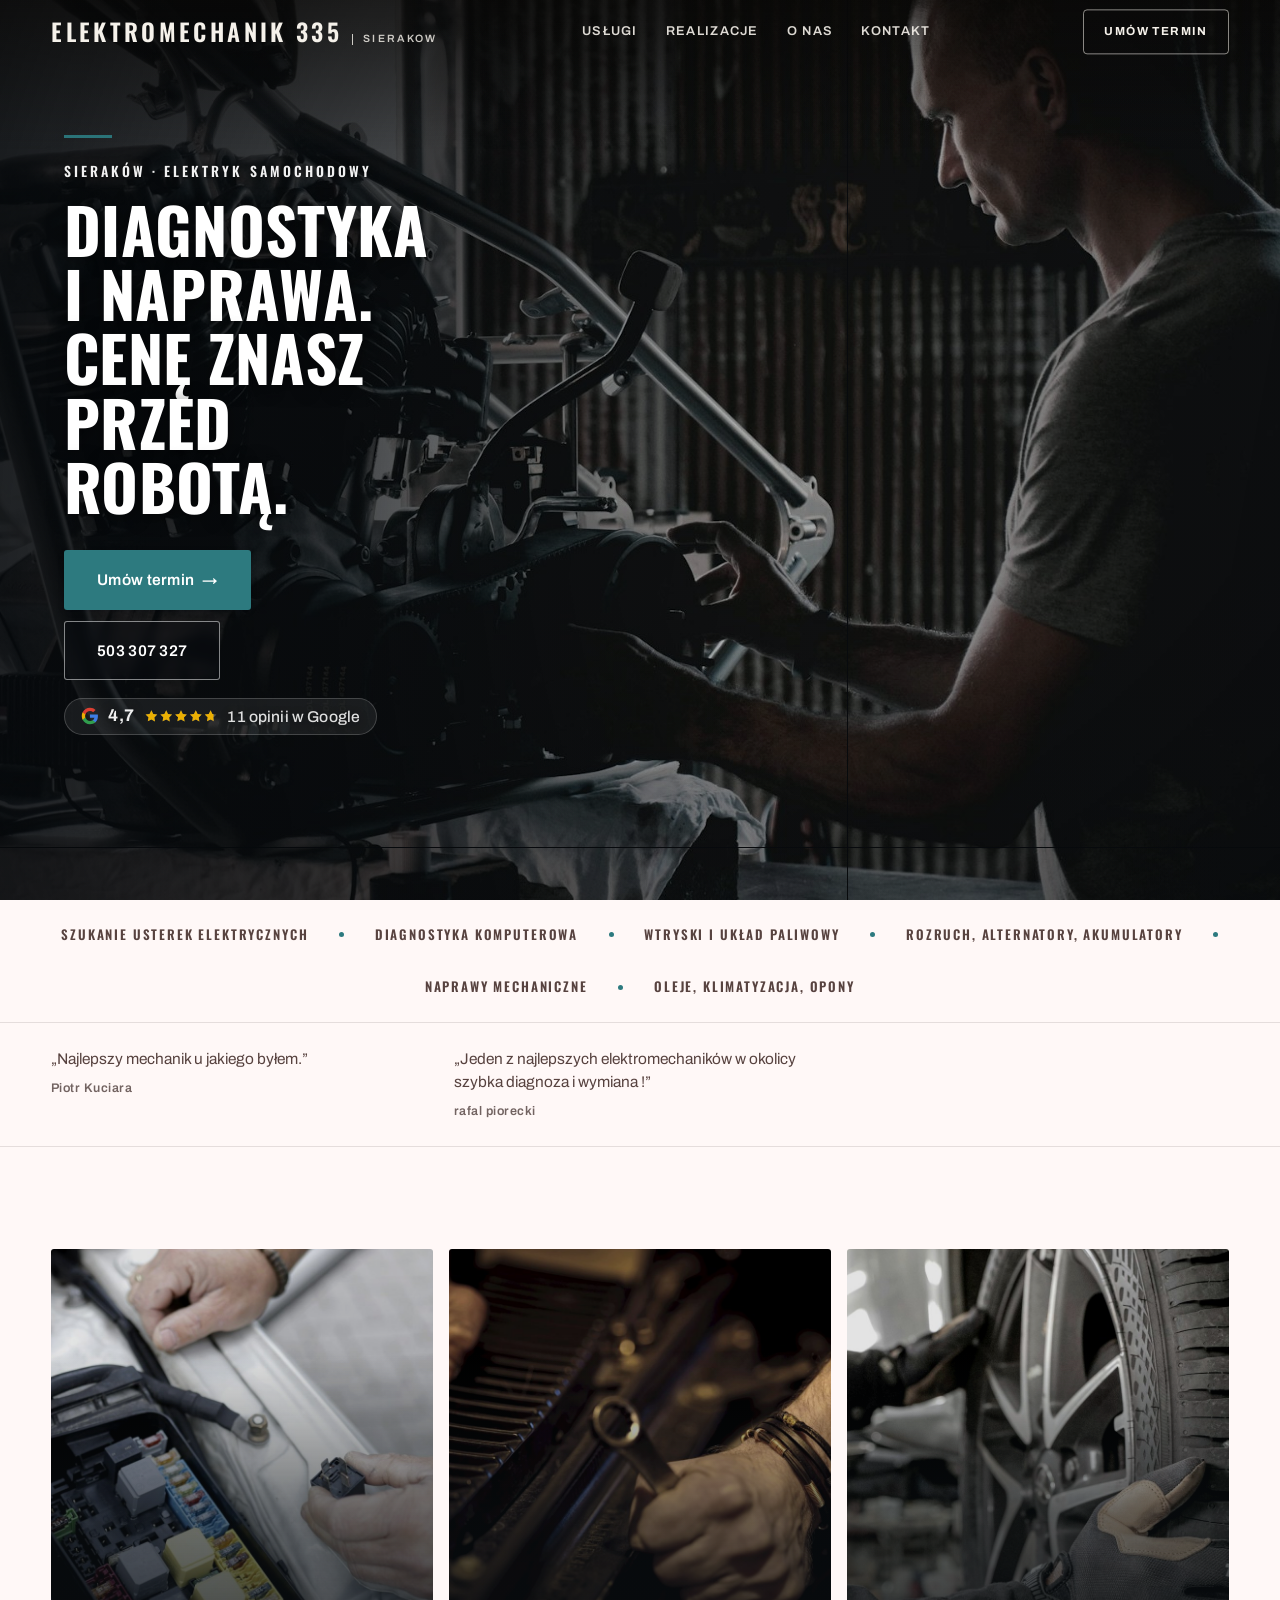
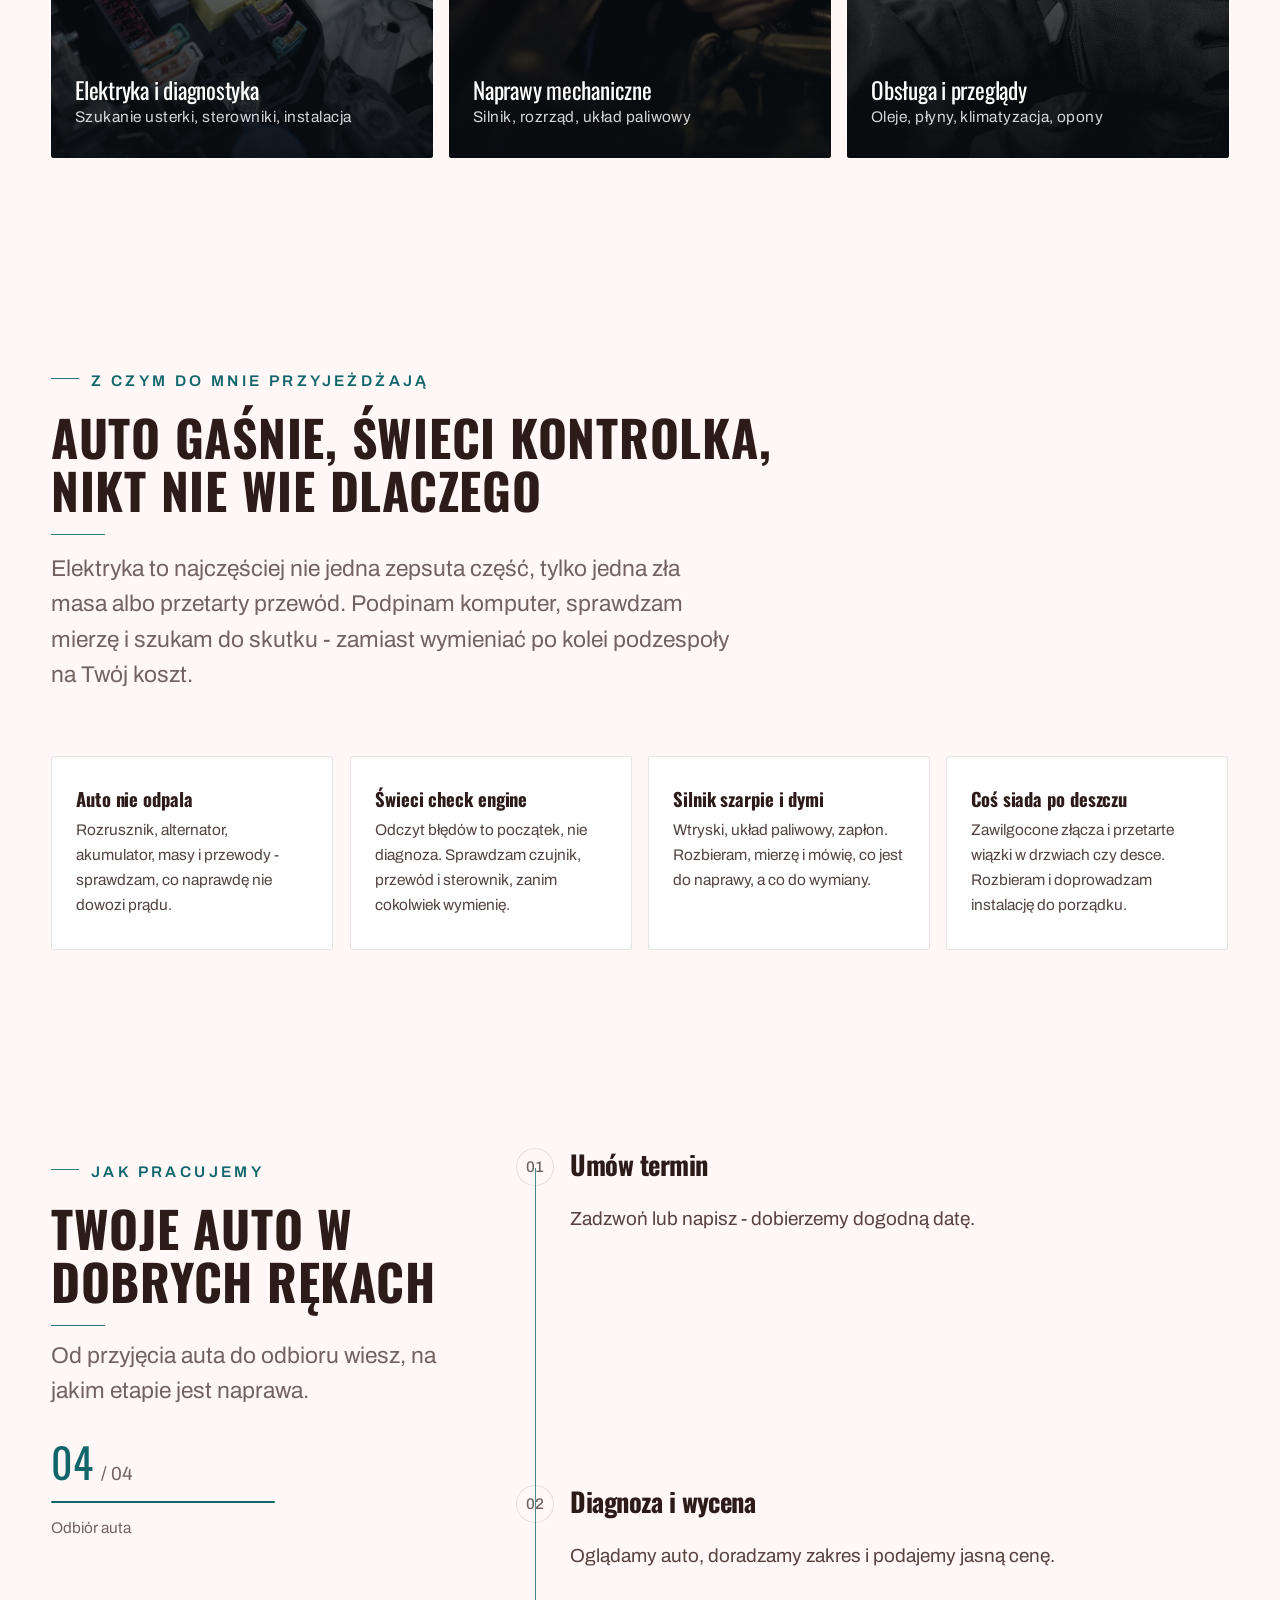
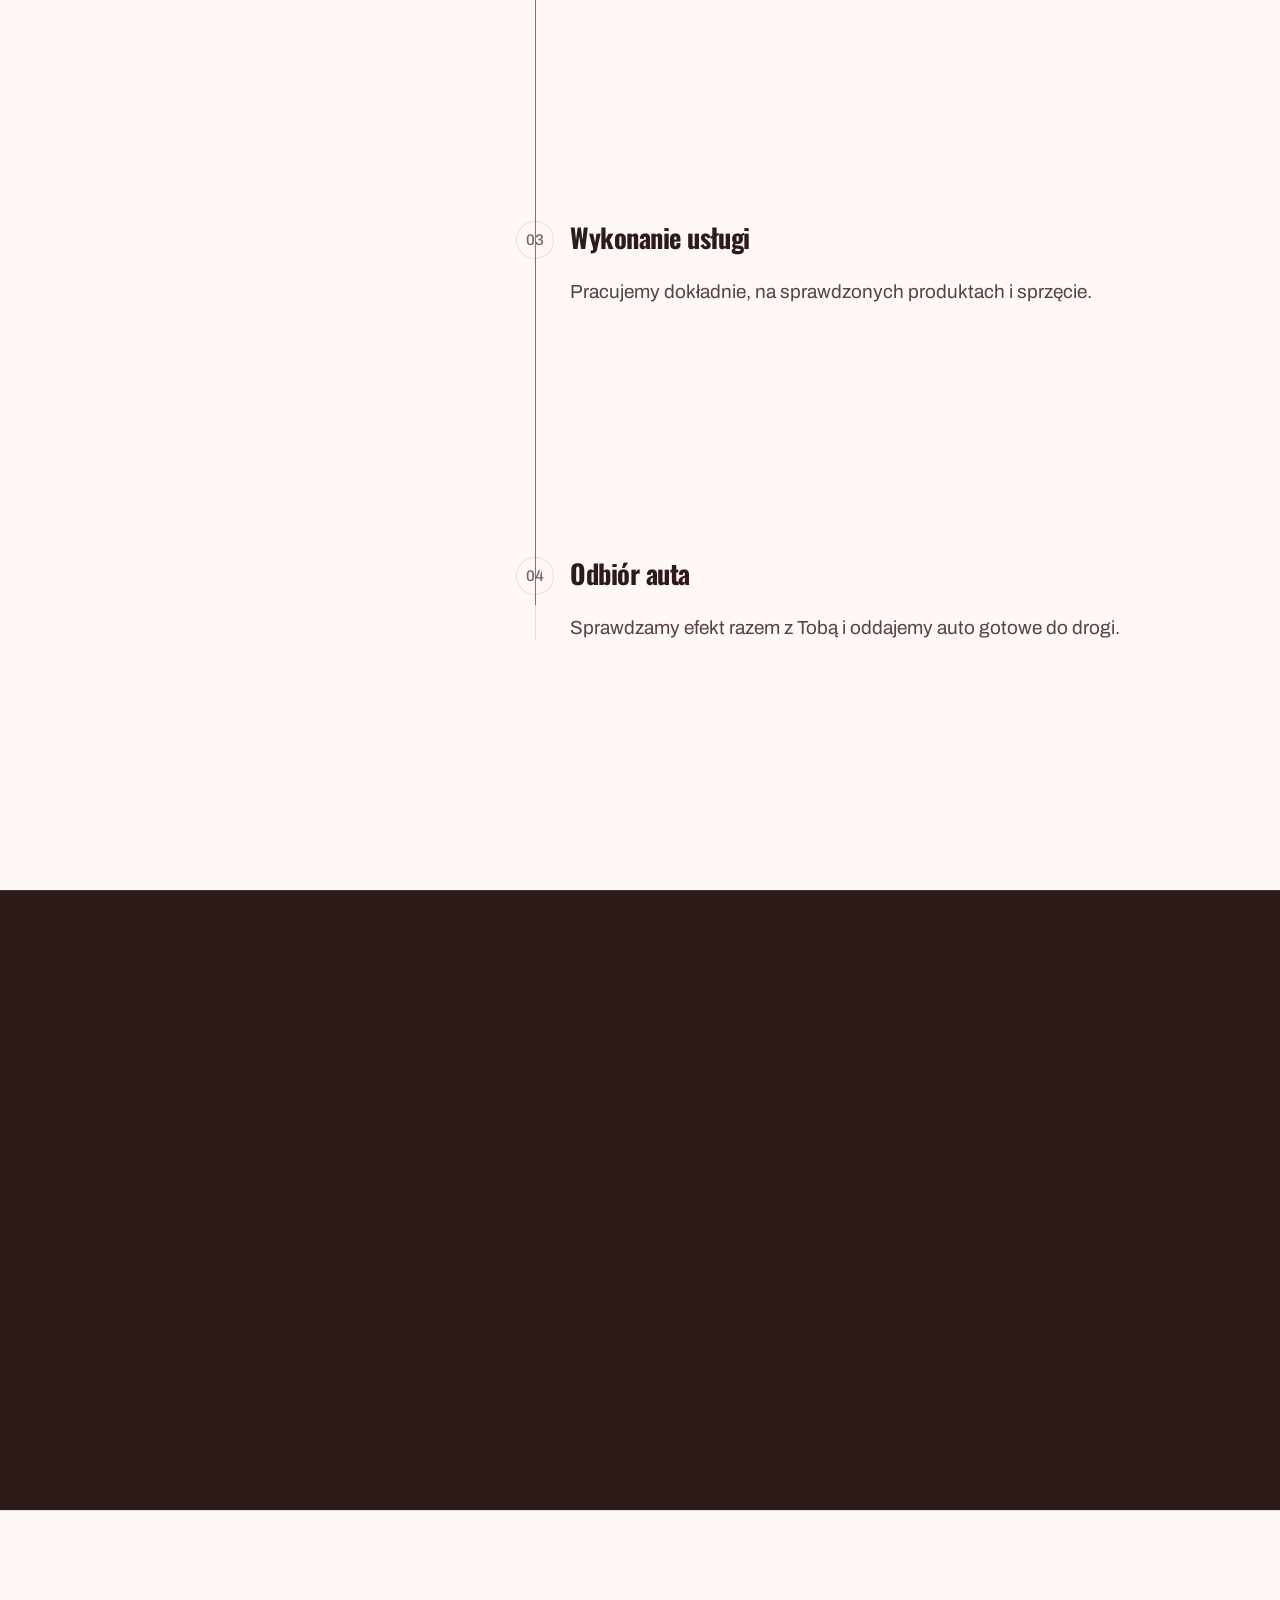
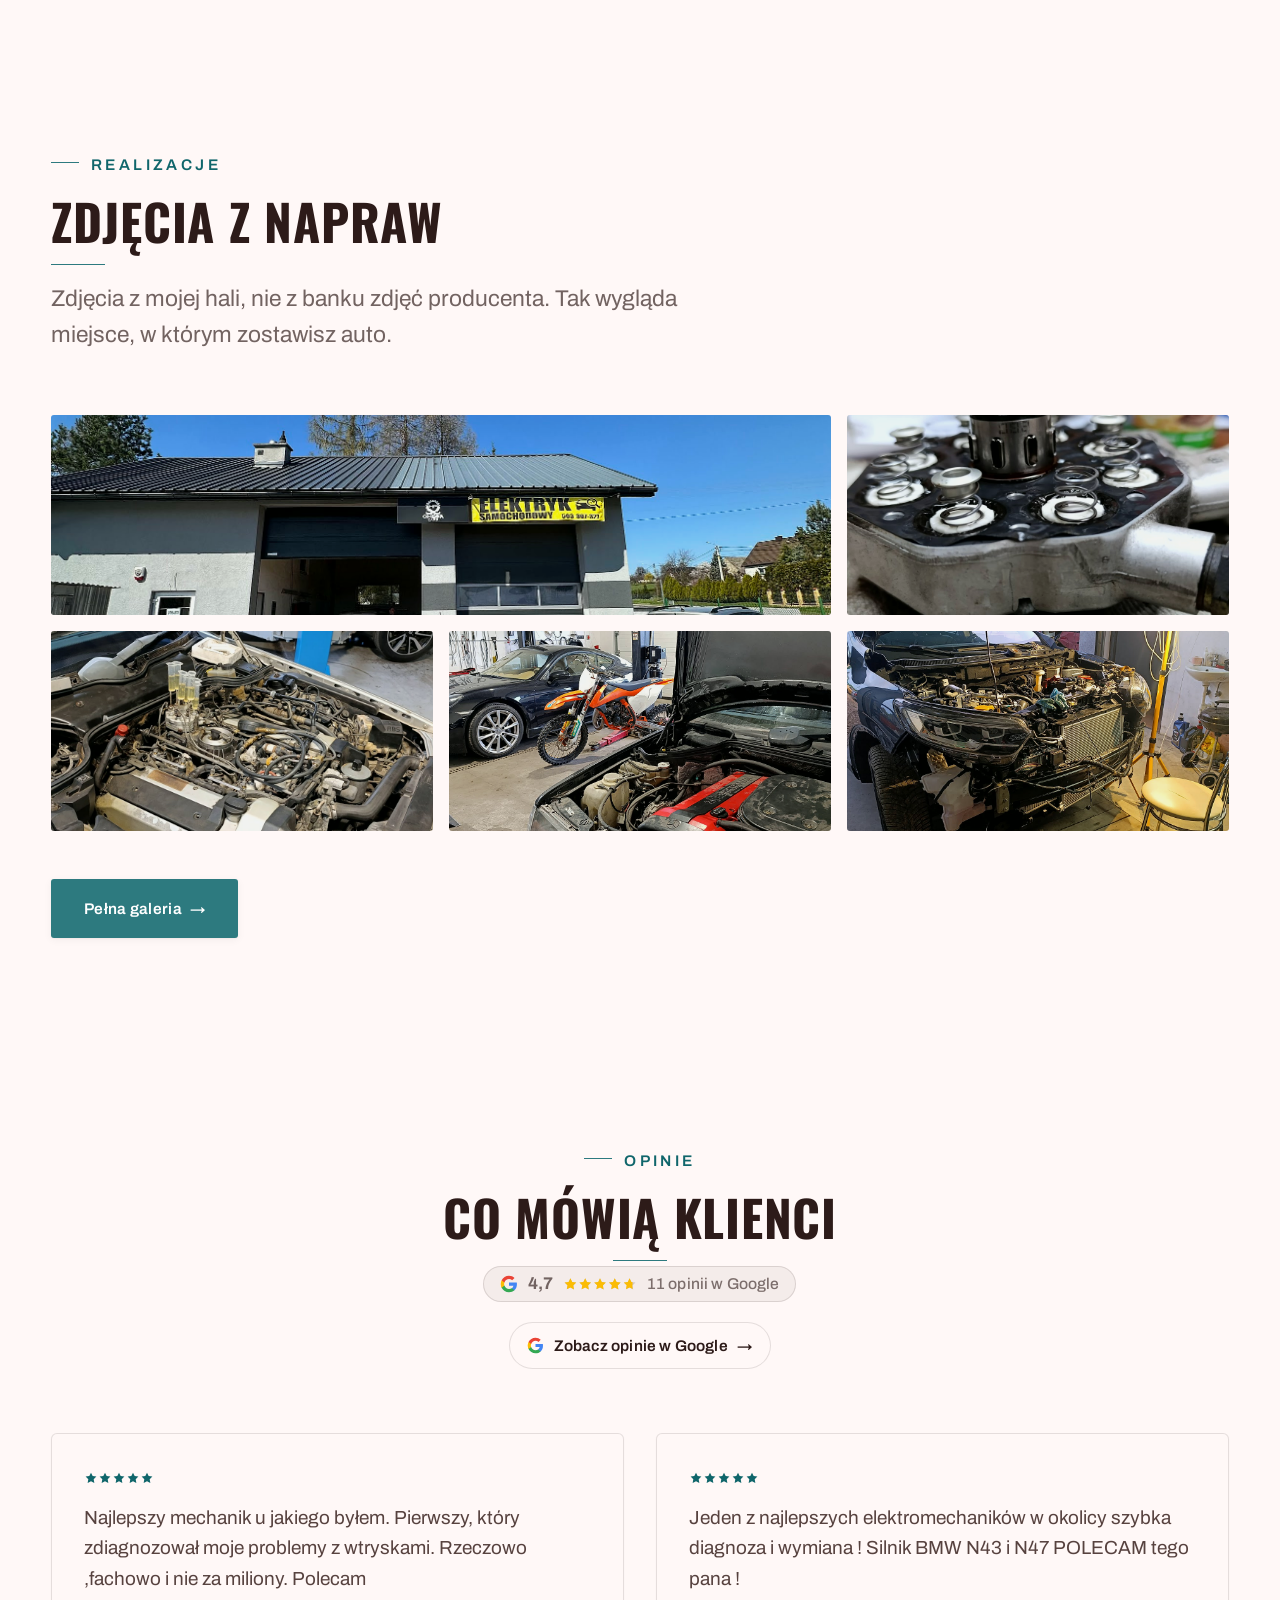
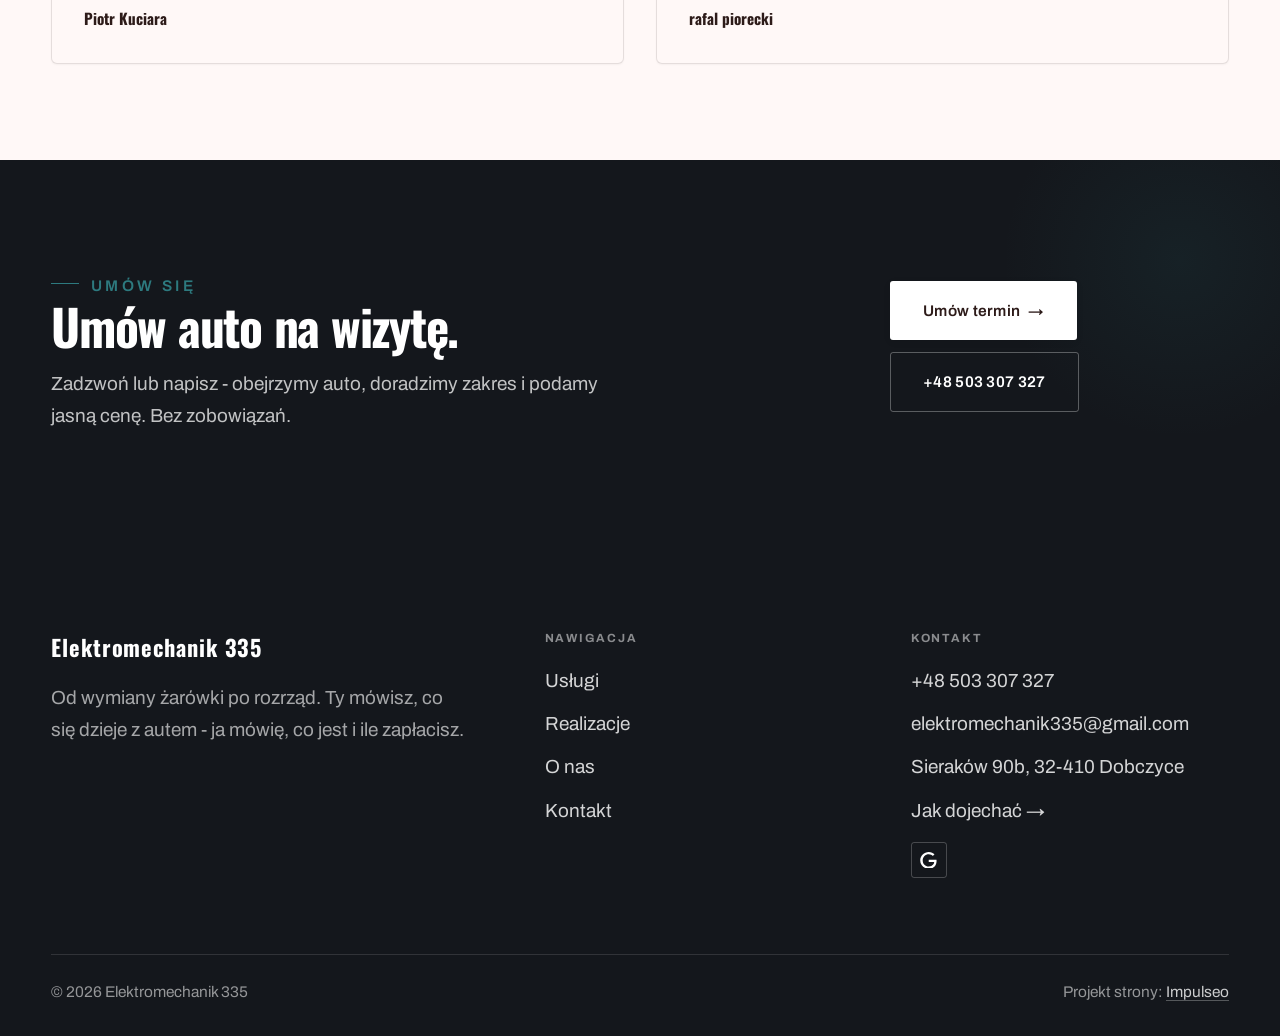
<file: szablon-stary.html>
<!DOCTYPE html>
<html lang="pl">
<head>
<meta charset="UTF-8">
<meta name="viewport" content="width=device-width, initial-scale=1.0">
<title>Elektromechanik 335 - elektryka i diagnostyka samochodowa</title>
<meta name="description" content="Warsztat samochodowy w Sierakowie: przeglądy, naprawy mechaniczne, diagnostyka, klimatyzacja, opony. Cenę znasz przed naprawą. Zadzwoń: +48 503 307 327.">
<link rel="canonical" href="https://impulseo-pl.github.io/elektromechanik-335/">
<meta name="robots" content="noindex, nofollow">
<meta property="og:type" content="website">
<meta property="og:locale" content="pl_PL">
<meta property="og:site_name" content="Elektromechanik 335">
<meta property="og:title" content="Elektromechanik 335 - mechanika i diagnostyka">
<meta property="og:description" content="Warsztat samochodowy w Sierakowie: przeglądy, naprawy mechaniczne, diagnostyka, klimatyzacja, opony. Cenę znasz przed naprawą. Zadzwoń: +48 503 307 327.">
<meta property="og:url" content="https://impulseo-pl.github.io/elektromechanik-335/">
<meta property="og:image" content="https://impulseo-pl.github.io/elektromechanik-335/img/og.jpg">
<meta property="og:image:width" content="1200">
<meta property="og:image:height" content="630">
<meta name="twitter:card" content="summary_large_image">
<script type="application/ld+json">{"@context": "https://schema.org", "@type": "AutoRepair", "name": "Elektromechanik 335", "url": "https://impulseo-pl.github.io/elektromechanik-335/", "telephone": "+48503307327", "image": "https://impulseo-pl.github.io/elektromechanik-335/img/og.jpg", "address": "Sieraków 90b, 32-410 Dobczyce", "sameAs": ["https://maps.google.com/?cid=16810844491470130769"]}</script>
<link rel="preconnect" href="https://fonts.googleapis.com">
<link rel="preconnect" href="https://fonts.gstatic.com" crossorigin>
<link href="https://fonts.googleapis.com/css2?family=Oswald:wght@500;600;700&family=Archivo:wght@400;500;600&display=swap" rel="stylesheet">
<link rel="stylesheet" href="assets/styles.css?v=506d2b94">
</head>
<body>

<header class="nav">
  <div class="wrap nav-inner">
    <a class="brand" href="index.html"><span class="name">Elektromechanik 335</span><span class="sub">Sieraków</span></a>
    <nav class="nav-links">
      <a href="oferta.html">Usługi</a>
      <a href="realizacje.html">Realizacje</a>
      <a href="o-nas.html">O nas</a>
      <a href="kontakt.html">Kontakt</a>
      <a href="kontakt.html" class="btn btn-accent">Umów termin</a>
    </nav>
    <button class="nav-toggle" aria-label="Menu"><span></span><span></span><span></span></button>
  </div>
</header>

<main>
<section class="hero-auto">
  <img class="ha-bg" src="img/hero.jpg" fetchpriority="high" alt="Warsztat Elektromechanik 335 w Sierakowie" width="1920" height="1080">
  <div class="ha-veil"></div>
  <div class="ha-inner">
    <span class="ha-tick" aria-hidden="true"></span>
    <span class="ha-kicker">Sieraków &middot; Elektryk samochodowy</span>
    <h1 class="ha-claim">Diagnostyka i naprawa. Cenę znasz przed robotą.</h1>
    <div class="ha-cta-row"><a href="kontakt.html" class="btn btn-accent ha-cta">Umów termin <span class="arr">→</span></a><a href="tel:+48503307327" class="btn btn-ghost ha-cta-tel">503 307 327</a></div>
      <p class="ha-rating"><span class="g-badge"><svg class="gb-ico" viewBox="0 0 24 24" width="18" height="18" aria-hidden="true"><path fill="#4285F4" d="M22.56 12.25c0-.78-.07-1.53-.2-2.25H12v4.26h5.92c-.26 1.37-1.04 2.53-2.21 3.31v2.77h3.57c2.08-1.92 3.28-4.74 3.28-8.09z"/><path fill="#34A853" d="M12 23c2.97 0 5.46-.98 7.28-2.66l-3.57-2.77c-.98.66-2.23 1.06-3.71 1.06-2.86 0-5.29-1.93-6.16-4.53H2.18v2.84C3.99 20.53 7.7 23 12 23z"/><path fill="#FBBC05" d="M5.84 14.09c-.22-.66-.35-1.36-.35-2.09s.13-1.43.35-2.09V7.07H2.18C1.43 8.55 1 10.22 1 12s.43 3.45 1.18 4.93l2.85-2.22.81-.62z"/><path fill="#EA4335" d="M12 5.38c1.62 0 3.06.56 4.21 1.64l3.15-3.15C17.45 2.09 14.97 1 12 1 7.7 1 3.99 3.47 2.18 7.07l3.66 2.84c.87-2.6 3.3-4.53 6.16-4.53z"/></svg><b class="gb-ocena">4,7</b><svg class="gb-stars" viewBox="0 0 90 18" width="74" height="14.8" aria-hidden="true"><g fill="currentColor" opacity=".26"><path transform="translate(0,0)" d="M9 1.6l2.2 4.46 4.92.72-3.56 3.47.84 4.9L9 12.74l-4.4 2.31.84-4.9L1.88 6.68l4.92-.72L9 1.6Z"/><path transform="translate(18,0)" d="M9 1.6l2.2 4.46 4.92.72-3.56 3.47.84 4.9L9 12.74l-4.4 2.31.84-4.9L1.88 6.68l4.92-.72L9 1.6Z"/><path transform="translate(36,0)" d="M9 1.6l2.2 4.46 4.92.72-3.56 3.47.84 4.9L9 12.74l-4.4 2.31.84-4.9L1.88 6.68l4.92-.72L9 1.6Z"/><path transform="translate(54,0)" d="M9 1.6l2.2 4.46 4.92.72-3.56 3.47.84 4.9L9 12.74l-4.4 2.31.84-4.9L1.88 6.68l4.92-.72L9 1.6Z"/><path transform="translate(72,0)" d="M9 1.6l2.2 4.46 4.92.72-3.56 3.47.84 4.9L9 12.74l-4.4 2.31.84-4.9L1.88 6.68l4.92-.72L9 1.6Z"/></g><clipPath id="gs940"><rect x="0" y="0" width="84.6" height="18"/></clipPath><g fill="#FBBC04" clip-path="url(#gs940)"><path transform="translate(0,0)" d="M9 1.6l2.2 4.46 4.92.72-3.56 3.47.84 4.9L9 12.74l-4.4 2.31.84-4.9L1.88 6.68l4.92-.72L9 1.6Z"/><path transform="translate(18,0)" d="M9 1.6l2.2 4.46 4.92.72-3.56 3.47.84 4.9L9 12.74l-4.4 2.31.84-4.9L1.88 6.68l4.92-.72L9 1.6Z"/><path transform="translate(36,0)" d="M9 1.6l2.2 4.46 4.92.72-3.56 3.47.84 4.9L9 12.74l-4.4 2.31.84-4.9L1.88 6.68l4.92-.72L9 1.6Z"/><path transform="translate(54,0)" d="M9 1.6l2.2 4.46 4.92.72-3.56 3.47.84 4.9L9 12.74l-4.4 2.31.84-4.9L1.88 6.68l4.92-.72L9 1.6Z"/><path transform="translate(72,0)" d="M9 1.6l2.2 4.46 4.92.72-3.56 3.47.84 4.9L9 12.74l-4.4 2.31.84-4.9L1.88 6.68l4.92-.72L9 1.6Z"/></g></svg><span class="gb-txt">11 opinii w Google</span></span></p>
  </div>
</section>
<section class="spec-ribbon">
  <div class="wrap">
    <ul class="sr-row reveal"><li>Szukanie usterek elektrycznych</li><li>Diagnostyka komputerowa</li><li>Wtryski i układ paliwowy</li><li>Rozruch, alternatory, akumulatory</li><li>Naprawy mechaniczne</li><li>Oleje, klimatyzacja, opony</li></ul>
  </div>
</section>
<section class="opinie-mini" aria-label="Opinie klientów">
  <div class="wrap">
    <div class="om-row">
      <div class="om-item reveal"><blockquote>„Najlepszy mechanik u jakiego byłem.”</blockquote><span class="om-autor">Piotr Kuciara</span></div>
      <div class="om-item reveal"><blockquote>„Jeden z najlepszych elektromechaników w okolicy szybka diagnoza i wymiana !”</blockquote><span class="om-autor">rafal piorecki</span></div>
    </div>
  </div>
</section>
<section class="gateways-band">
  <div class="wrap">
    <div class="gateways">
      <a href="oferta.html" class="gateway reveal"><img src="img/k1.jpg" alt="Naprawa instalacji elektrycznej w desce rozdzielczej" loading="lazy" width="900" height="1200" decoding="async"><span class="g-ttl">Elektryka i diagnostyka<small>Szukanie usterki, sterowniki, instalacja</small></span></a>
      <a href="oferta.html" class="gateway reveal"><img src="img/k2.jpg" alt="Praca w komorze silnika" loading="lazy" width="900" height="1200" decoding="async"><span class="g-ttl">Naprawy mechaniczne<small>Silnik, rozrząd, układ paliwowy</small></span></a>
      <a href="oferta.html" class="gateway reveal"><img src="img/k3.jpg" alt="Auto rozebrane do naprawy w warsztacie" loading="lazy" width="900" height="1200" decoding="async"><span class="g-ttl">Obsługa i przeglądy<small>Oleje, płyny, klimatyzacja, opony</small></span></a>
    </div>
  </div>
</section>
<section class="usterki">
  <div class="wrap">
    <div class="head reveal">
      <span class="eyebrow">Z czym do mnie przyjeżdżają</span>
      <h2>Auto gaśnie, świeci kontrolka, nikt nie wie dlaczego</h2>
      <p>Elektryka to najczęściej nie jedna zepsuta część, tylko jedna zła masa albo przetarty przewód. Podpinam komputer, sprawdzam mierzę i szukam do skutku - zamiast wymieniać po kolei podzespoły na Twój koszt.</p>
    </div>
    <ul class="ust-grid">
      <li class="reveal"><h3>Auto nie odpala</h3><p>Rozrusznik, alternator, akumulator, masy i przewody - sprawdzam, co naprawdę nie dowozi prądu.</p></li>
      <li class="reveal"><h3>Świeci check engine</h3><p>Odczyt błędów to początek, nie diagnoza. Sprawdzam czujnik, przewód i sterownik, zanim cokolwiek wymienię.</p></li>
      <li class="reveal"><h3>Silnik szarpie i dymi</h3><p>Wtryski, układ paliwowy, zapłon. Rozbieram, mierzę i mówię, co jest do naprawy, a co do wymiany.</p></li>
      <li class="reveal"><h3>Coś siada po deszczu</h3><p>Zawilgocone złącza i przetarte wiązki w drzwiach czy desce. Rozbieram i doprowadzam instalację do porządku.</p></li>
    </ul>
  </div>
</section>
<section class="proces proces-os auto">
  <div class="wrap proc-grid">
    <div class="proc-side">
      <div class="head reveal">
        <span class="eyebrow">Jak pracujemy</span>
        <h2>Twoje auto w dobrych rękach</h2>
        <p>Od przyjęcia auta do odbioru wiesz, na jakim etapie jest naprawa.</p>
      </div>
      <div class="proc-count" aria-hidden="true"><span class="pc-cur">01</span><span class="pc-all">/ 04</span></div>
      <div class="proc-bar" aria-hidden="true"><i></i></div>
      <p class="proc-now" aria-hidden="true">Umów termin</p>
    </div>
    <ol class="proces-line">
      <li class="reveal"><span class="pno">01</span><h3>Umów termin</h3><p>Zadzwoń lub napisz - dobierzemy dogodną datę.</p></li>
      <li class="reveal"><span class="pno">02</span><h3>Diagnoza i wycena</h3><p>Oglądamy auto, doradzamy zakres i podajemy jasną cenę.</p></li>
      <li class="reveal"><span class="pno">03</span><h3>Wykonanie usługi</h3><p>Pracujemy dokładnie, na sprawdzonych produktach i sprzęcie.</p></li>
      <li class="reveal"><span class="pno">04</span><h3>Odbiór auta</h3><p>Sprawdzamy efekt razem z Tobą i oddajemy auto gotowe do drogi.</p></li>
    </ol>
  </div>
</section>
<section class="stopklatka" aria-hidden="true">
  <div class="stk-bg" style="background-image:url(img/stk.jpg)"></div>
</section>
<section>
  <div class="wrap">
    <div class="head reveal">
      <span class="eyebrow">Realizacje</span>
      <h2>Zdjęcia z napraw</h2>
      <p>Zdjęcia z mojej hali, nie z banku zdjęć producenta. Tak wygląda miejsce, w którym zostawisz auto.</p>
    </div>
    <div class="gallery">
      <div class="tile t-two3 reveal"><img src="img/g1.jpg" alt="Warsztat Elektromechanik 335 w Sierakowie" loading="lazy" width="1600" height="2133" decoding="async"></div>
      <div class="tile t-third reveal"><img src="img/g2.jpg" alt="Rozebrana pompa wtryskowa" loading="lazy" width="1532" height="614" decoding="async"></div>
      <div class="tile t-third reveal"><img src="img/g6.jpg" alt="Komora silnika przygotowana do naprawy" loading="lazy" width="1534" height="620" decoding="async"></div>
      <div class="tile t-third reveal"><img src="img/g4.jpg" alt="Naprawa w hali warsztatu" loading="lazy" width="1600" height="722" decoding="async"></div>
      <div class="tile t-third reveal"><img src="img/g5.jpg" alt="Komora silnika w trakcie naprawy" loading="lazy" width="1600" height="722" decoding="async"></div>
    </div>
    <div style="margin-top:var(--space-7)" class="reveal"><a href="realizacje.html" class="btn btn-accent">Pełna galeria <span class="arr">→</span></a></div>
  </div>
</section>
<section class="opinie">
  <div class="wrap">
    <div class="head center reveal">
      <span class="eyebrow">Opinie</span>
      <h2>Co mówią klienci</h2>
    </div>
    <p class="op-meta reveal"><span class="g-badge"><svg class="gb-ico" viewBox="0 0 24 24" width="18" height="18" aria-hidden="true"><path fill="#4285F4" d="M22.56 12.25c0-.78-.07-1.53-.2-2.25H12v4.26h5.92c-.26 1.37-1.04 2.53-2.21 3.31v2.77h3.57c2.08-1.92 3.28-4.74 3.28-8.09z"/><path fill="#34A853" d="M12 23c2.97 0 5.46-.98 7.28-2.66l-3.57-2.77c-.98.66-2.23 1.06-3.71 1.06-2.86 0-5.29-1.93-6.16-4.53H2.18v2.84C3.99 20.53 7.7 23 12 23z"/><path fill="#FBBC05" d="M5.84 14.09c-.22-.66-.35-1.36-.35-2.09s.13-1.43.35-2.09V7.07H2.18C1.43 8.55 1 10.22 1 12s.43 3.45 1.18 4.93l2.85-2.22.81-.62z"/><path fill="#EA4335" d="M12 5.38c1.62 0 3.06.56 4.21 1.64l3.15-3.15C17.45 2.09 14.97 1 12 1 7.7 1 3.99 3.47 2.18 7.07l3.66 2.84c.87-2.6 3.3-4.53 6.16-4.53z"/></svg><b class="gb-ocena">4,7</b><svg class="gb-stars" viewBox="0 0 90 18" width="74" height="14.8" aria-hidden="true"><g fill="currentColor" opacity=".26"><path transform="translate(0,0)" d="M9 1.6l2.2 4.46 4.92.72-3.56 3.47.84 4.9L9 12.74l-4.4 2.31.84-4.9L1.88 6.68l4.92-.72L9 1.6Z"/><path transform="translate(18,0)" d="M9 1.6l2.2 4.46 4.92.72-3.56 3.47.84 4.9L9 12.74l-4.4 2.31.84-4.9L1.88 6.68l4.92-.72L9 1.6Z"/><path transform="translate(36,0)" d="M9 1.6l2.2 4.46 4.92.72-3.56 3.47.84 4.9L9 12.74l-4.4 2.31.84-4.9L1.88 6.68l4.92-.72L9 1.6Z"/><path transform="translate(54,0)" d="M9 1.6l2.2 4.46 4.92.72-3.56 3.47.84 4.9L9 12.74l-4.4 2.31.84-4.9L1.88 6.68l4.92-.72L9 1.6Z"/><path transform="translate(72,0)" d="M9 1.6l2.2 4.46 4.92.72-3.56 3.47.84 4.9L9 12.74l-4.4 2.31.84-4.9L1.88 6.68l4.92-.72L9 1.6Z"/></g><clipPath id="gs940"><rect x="0" y="0" width="84.6" height="18"/></clipPath><g fill="#FBBC04" clip-path="url(#gs940)"><path transform="translate(0,0)" d="M9 1.6l2.2 4.46 4.92.72-3.56 3.47.84 4.9L9 12.74l-4.4 2.31.84-4.9L1.88 6.68l4.92-.72L9 1.6Z"/><path transform="translate(18,0)" d="M9 1.6l2.2 4.46 4.92.72-3.56 3.47.84 4.9L9 12.74l-4.4 2.31.84-4.9L1.88 6.68l4.92-.72L9 1.6Z"/><path transform="translate(36,0)" d="M9 1.6l2.2 4.46 4.92.72-3.56 3.47.84 4.9L9 12.74l-4.4 2.31.84-4.9L1.88 6.68l4.92-.72L9 1.6Z"/><path transform="translate(54,0)" d="M9 1.6l2.2 4.46 4.92.72-3.56 3.47.84 4.9L9 12.74l-4.4 2.31.84-4.9L1.88 6.68l4.92-.72L9 1.6Z"/><path transform="translate(72,0)" d="M9 1.6l2.2 4.46 4.92.72-3.56 3.47.84 4.9L9 12.74l-4.4 2.31.84-4.9L1.88 6.68l4.92-.72L9 1.6Z"/></g></svg><span class="gb-txt">11 opinii w Google</span></span></p>
    <p class="op-meta reveal"><a class="op-google" href="https://maps.google.com/?cid=16810844491470130769" target="_blank" rel="noopener"><svg class="op-g-ico" viewBox="0 0 24 24" width="17" height="17" aria-hidden="true"><path fill="#4285F4" d="M22.56 12.25c0-.78-.07-1.53-.2-2.25H12v4.26h5.92c-.26 1.37-1.04 2.53-2.21 3.31v2.77h3.57c2.08-1.92 3.28-4.74 3.28-8.09z"/><path fill="#34A853" d="M12 23c2.97 0 5.46-.98 7.28-2.66l-3.57-2.77c-.98.66-2.23 1.06-3.71 1.06-2.86 0-5.29-1.93-6.16-4.53H2.18v2.84C3.99 20.53 7.7 23 12 23z"/><path fill="#FBBC05" d="M5.84 14.09c-.22-.66-.35-1.36-.35-2.09s.13-1.43.35-2.09V7.07H2.18C1.43 8.55 1 10.22 1 12s.43 3.45 1.18 4.93l2.85-2.22.81-.62z"/><path fill="#EA4335" d="M12 5.38c1.62 0 3.06.56 4.21 1.64l3.15-3.15C17.45 2.09 14.97 1 12 1 7.7 1 3.99 3.47 2.18 7.07l3.66 2.84c.87-2.6 3.3-4.53 6.16-4.53z"/></svg><span>Zobacz opinie w Google</span><span class="arr">→</span></a></p>
    <div class="opinie-grid">
      <figure class="op-card reveal"><span class="op-star"><svg class="ico-star" width="14" height="14" viewBox="0 0 24 24" style="vertical-align:-2px" aria-hidden="true"><path d="M12 2.8l2.85 5.8 6.4.93-4.63 4.5 1.1 6.37L12 17.4l-5.72 3 1.1-6.37-4.63-4.5 6.4-.93L12 2.8Z" fill="currentColor"/></svg><svg class="ico-star" width="14" height="14" viewBox="0 0 24 24" style="vertical-align:-2px" aria-hidden="true"><path d="M12 2.8l2.85 5.8 6.4.93-4.63 4.5 1.1 6.37L12 17.4l-5.72 3 1.1-6.37-4.63-4.5 6.4-.93L12 2.8Z" fill="currentColor"/></svg><svg class="ico-star" width="14" height="14" viewBox="0 0 24 24" style="vertical-align:-2px" aria-hidden="true"><path d="M12 2.8l2.85 5.8 6.4.93-4.63 4.5 1.1 6.37L12 17.4l-5.72 3 1.1-6.37-4.63-4.5 6.4-.93L12 2.8Z" fill="currentColor"/></svg><svg class="ico-star" width="14" height="14" viewBox="0 0 24 24" style="vertical-align:-2px" aria-hidden="true"><path d="M12 2.8l2.85 5.8 6.4.93-4.63 4.5 1.1 6.37L12 17.4l-5.72 3 1.1-6.37-4.63-4.5 6.4-.93L12 2.8Z" fill="currentColor"/></svg><svg class="ico-star" width="14" height="14" viewBox="0 0 24 24" style="vertical-align:-2px" aria-hidden="true"><path d="M12 2.8l2.85 5.8 6.4.93-4.63 4.5 1.1 6.37L12 17.4l-5.72 3 1.1-6.37-4.63-4.5 6.4-.93L12 2.8Z" fill="currentColor"/></svg></span><blockquote>Najlepszy mechanik u jakiego byłem. Pierwszy, który zdiagnozował moje problemy z wtryskami. Rzeczowo ,fachowo i nie za miliony. Polecam</blockquote><span class="op-autor">Piotr Kuciara</span></figure>
      <figure class="op-card reveal"><span class="op-star"><svg class="ico-star" width="14" height="14" viewBox="0 0 24 24" style="vertical-align:-2px" aria-hidden="true"><path d="M12 2.8l2.85 5.8 6.4.93-4.63 4.5 1.1 6.37L12 17.4l-5.72 3 1.1-6.37-4.63-4.5 6.4-.93L12 2.8Z" fill="currentColor"/></svg><svg class="ico-star" width="14" height="14" viewBox="0 0 24 24" style="vertical-align:-2px" aria-hidden="true"><path d="M12 2.8l2.85 5.8 6.4.93-4.63 4.5 1.1 6.37L12 17.4l-5.72 3 1.1-6.37-4.63-4.5 6.4-.93L12 2.8Z" fill="currentColor"/></svg><svg class="ico-star" width="14" height="14" viewBox="0 0 24 24" style="vertical-align:-2px" aria-hidden="true"><path d="M12 2.8l2.85 5.8 6.4.93-4.63 4.5 1.1 6.37L12 17.4l-5.72 3 1.1-6.37-4.63-4.5 6.4-.93L12 2.8Z" fill="currentColor"/></svg><svg class="ico-star" width="14" height="14" viewBox="0 0 24 24" style="vertical-align:-2px" aria-hidden="true"><path d="M12 2.8l2.85 5.8 6.4.93-4.63 4.5 1.1 6.37L12 17.4l-5.72 3 1.1-6.37-4.63-4.5 6.4-.93L12 2.8Z" fill="currentColor"/></svg><svg class="ico-star" width="14" height="14" viewBox="0 0 24 24" style="vertical-align:-2px" aria-hidden="true"><path d="M12 2.8l2.85 5.8 6.4.93-4.63 4.5 1.1 6.37L12 17.4l-5.72 3 1.1-6.37-4.63-4.5 6.4-.93L12 2.8Z" fill="currentColor"/></svg></span><blockquote>Jeden z najlepszych elektromechaników w okolicy szybka diagnoza i wymiana ! Silnik BMW N43 i N47 POLECAM tego pana !</blockquote><span class="op-autor">rafal piorecki</span></figure>
    </div>
  </div>
</section>
<section class="cta">
  <div class="wrap">
    <div class="reveal">
      <span class="eyebrow">Umów się</span>
      <h2>Umów auto na wizytę.</h2>
      <p>Zadzwoń lub napisz - obejrzymy auto, doradzimy zakres i podamy jasną cenę. Bez zobowiązań.</p>
    </div>
    <div class="cta-actions reveal">
      <a href="kontakt.html" class="btn btn-light">Umów termin <span class="arr">→</span></a>
      <a href="tel:+48503307327" class="btn btn-ghost btn-ghost-cta">+48 503 307 327</a>
    </div>
  </div>
</section>
</main>

<footer>
  <div class="wrap">
    <div class="foot-grid">
      <div class="foot-brand">
        <div class="name">Elektromechanik 335</div>
        <p>Od wymiany żarówki po rozrząd. Ty mówisz, co się dzieje z autem - ja mówię, co jest i ile zapłacisz.</p>
      </div>
      <div class="foot-col">
        <h4>Nawigacja</h4>
        <a href="oferta.html">Usługi</a>
        <a href="realizacje.html">Realizacje</a>
        <a href="o-nas.html">O nas</a>
        <a href="kontakt.html">Kontakt</a>
      </div>
      <div class="foot-col">
        <h4>Kontakt</h4>
        <a href="tel:+48503307327">+48 503 307 327</a>
        <a href="mailto:elektromechanik335@gmail.com">elektromechanik335@gmail.com</a>
        <p>Sieraków 90b, 32-410 Dobczyce</p>
        <a href="https://maps.google.com/?cid=16810844491470130769" target="_blank" rel="noopener">Jak dojechać →</a>
      <div class="foot-soc">
        <a class="soc" href="https://maps.google.com/?cid=16810844491470130769" target="_blank" rel="noopener" aria-label="Google - Elektromechanik 335"><svg viewBox="0 0 24 24" aria-hidden="true" focusable="false"><path d="M12.48 10.92v3.28h7.84c-.24 1.84-.853 3.187-1.787 4.133-1.147 1.147-2.933 2.4-6.053 2.4-4.827 0-8.6-3.893-8.6-8.72s3.773-8.72 8.6-8.72c2.6 0 4.507 1.027 5.907 2.347l2.307-2.307C18.747 1.44 16.133 0 12.48 0 5.867 0 .307 5.387.307 12s5.56 12 12.173 12c3.573 0 6.267-1.173 8.373-3.36 2.16-2.16 2.84-5.213 2.84-7.667 0-.76-.053-1.467-.173-2.053H12.48z" fill="currentColor"/></svg></a>
      </div>
      </div>
    </div>
    <div class="foot-bot">
      <span>© 2026 Elektromechanik 335</span>
      <span>Projekt strony: <a class="foot-credit" href="https://impulseo.pl" target="_blank" rel="noopener">Impulseo</a></span>
    </div>
  </div>
</footer>
<div class="sticky-reserve"><a class="sr-book" href="kontakt.html">Umów termin</a><a class="sr-call" href="tel:+48503307327" aria-label="Zadzwoń"><svg class="ico-tel" width="16" height="16" viewBox="0 0 24 24" fill="none" aria-hidden="true"><path d="M6.6 10.8a15.5 15.5 0 0 0 6.6 6.6l2.2-2.2a1 1 0 0 1 1-.24 11.4 11.4 0 0 0 3.6.58 1 1 0 0 1 1 1V20a1 1 0 0 1-1 1A17 17 0 0 1 3 4a1 1 0 0 1 1-1h3.5a1 1 0 0 1 1 1c0 1.25.2 2.46.58 3.6a1 1 0 0 1-.25 1l-2.23 2.2Z" fill="currentColor"/></svg></a></div>
<div class="demo-wazne" data-do="2026-09-08" data-cykl="3" hidden><svg class="dw-ico" width="13" height="13" viewBox="0 0 24 24" fill="none" aria-hidden="true"><circle cx="12" cy="12" r="8.6" stroke="currentColor" stroke-width="1.8"/><path d="M12 7.2V12l3.3 2" stroke="currentColor" stroke-width="1.8" stroke-linecap="round"/></svg><span class="dw-txt"></span></div>

<script src="assets/main.js"></script>
</body>
</html>
</file>
<file: assets/styles.css>
/* ============================================================
   STOLBASZ — premium, architektoniczny B2B fit-out
   Jasna paleta, zero brązu. System wg premium-web-craft.
   Projekt strony: Impulseo (impulseo.pl)
   ============================================================ */

:root{
  /* PALETA — jasna, architektoniczna, chłodna */
  --paper:#f4f5f7;          /* główne tło */
  --paper-2:#e7e9ee;        /* sekcje alternatywne (chłodny jasny szary) */
  --paper-3:#e7e9ee;        /* delikatne wypełnienia */
  --ink:#14171c;            /* tekst główny — chłodny grafit */
  --ink-soft:#1f242c;       /* nagłówki drugorzędne */
  --muted:#8b9099;          /* tekst poboczny */
  --line:rgba(20,23,28,.12);/* hairline */
  --accent:#c8a04a;         /* stonowany petrol-slate — jedyny akcent */
  --accent-d:#9a7a31;
  --accent-soft:rgba(200,160,74,.10);
  --dark:#14171c;           /* sekcje ciemne (stopka/CTA) */

  /* HOVER ZDJĘĆ — JEDEN standard dla całego silnika (decyzja K. 04.08.2026, artefakt z wariantami).
     AKTUALNE (K.+Szymon 09.08.2026, wybór z artefaktu 6 wariantów): zoom 1.05 przy 1.4s -
     przy tak długim czasie mocniejszy kadr NIE skacze, tylko „oddycha". Poprzedni standard
     (1.02 / .55s z 04.08) odbierany jako dynamiczny i szybki.
     Spoczynek lekko przygaszony, ale TYLKO tam, gdzie jest mysz (@media hover:hover) —
     na telefonie zdjęcia zostają w pełnej jasności. */
  --img-zoom:1.05;                   /* K.+Szymon 09.08: wariant F z artefaktu porównawczego */
  --img-rest:brightness(.95) saturate(.99);
  --img-hot:brightness(1.06) saturate(1.05);
  --img-dur:1.4s;                    /* K.+Szymon 09.08 (wariant F): powoli = elegancko */
  --img-ease:cubic-bezier(.16,.84,.44,1);  /* miękki ogon, efekt „oddychania" */

  /* ODSTĘPY — skala 4/8 */
  --space-1:4px; --space-2:8px; --space-3:12px; --space-4:16px; --space-5:24px;
  --space-6:32px; --space-7:48px; --space-8:64px; --space-9:96px; --space-10:128px;

  /* TYPOGRAFIA — fluid clamp() (skala podbita 16.07.2026: większe, czytelniejsze litery — uwaga Adama) */
  --text-sm:clamp(.9rem,.87rem + .12vw,1rem);
  --text-base:clamp(1.08rem,1.04rem + .18vw,1.2rem);
  --text-lg:clamp(1.24rem,1.15rem + .34vw,1.44rem);
  --text-h3:clamp(1.34rem,1.22rem + .55vw,1.66rem);
  --text-h2:clamp(2.1rem,1.66rem + 2.1vw,3.1rem);
  --text-h1:clamp(2.9rem,2.1rem + 4vw,5.1rem);

  /* PROMIENIE — architektoniczne, raczej ostre */
  --r-sm:3px; --r-md:6px; --r-lg:10px;

  /* RUCH */
  --ease:cubic-bezier(.25,.46,.45,.94); --dur:.24s;

  /* CIENIE — miękkie, warstwowe */
  --sh-sm:0 1px 2px rgba(16,24,32,.04), 0 2px 8px rgba(16,24,32,.05);
  --sh-md:0 2px 6px rgba(16,24,32,.05), 0 12px 28px -8px rgba(16,24,32,.12);
  --sh-lg:0 6px 14px rgba(16,24,32,.07), 0 26px 56px -18px rgba(16,24,32,.22);

  --hairline:1px solid var(--line);

  --font-display:'Oswald','Archivo',sans-serif;
  --font-body:'Archivo',sans-serif;
}

*{box-sizing:border-box;margin:0;padding:0}
html{scroll-behavior:smooth}
body{
  font-family:var(--font-body);
  font-size:var(--text-base);
  line-height:1.65;
  color:var(--ink);
  background:var(--paper);
  -webkit-font-smoothing:antialiased;
  text-rendering:optimizeLegibility;
}
img{max-width:100%;height:auto;display:block}  /* height:auto = width/height z atrybutów trzyma proporcje (TOP#12) */
a{color:inherit;text-decoration:none}

.wrap{width:min(92%,1180px);margin-inline:auto}
section{padding-block:clamp(52px,6.5vw,96px)}

h1,h2,h3{font-family:var(--font-display);font-weight:700;line-height:1.08;letter-spacing:-.02em;color:var(--ink)}
h1{font-size:var(--text-h1);letter-spacing:-.035em}
h2{font-size:var(--text-h2);letter-spacing:-.025em}
h3{font-size:var(--text-h3)}
/* MIARA — długość wiersza. WCAG 2.2 SC 1.4.8: max 80 znaków; Butterick: 45–90.
   68ch daje realnie 72–78 znaków polskiego tekstu, czyli z zapasem pod granicą.
   Wcześniej limit miał TYLKO <p> — <li>, <blockquote> i <dd> nie miały żadnego,
   i to jedyny powód, dla którego 23 bloki na dwóch oddanych stronach jadą po
   83–106 znaków w wierszu (pomiar 07.08.2026, bramka `miara`).
   ⚠️ Listy i definicje ograniczamy TYLKO bez klasy: `ul`/`ol` z klasą to u nas
   układ (siatki kafli, menu), a nie tekst ciągły — tam miarę wyznacza układ. */
/* 60ch, nie 68ch (K. 10.08): po zmianie fontów na węższe kroje (DM Sans i spółka)
   w 68ch mieściło się ~90 znaków - bramka pikselowa słusznie zgłaszała przekroczenie
   granicy 80. Pomiar na żywej przeglądarce: 60ch = 90 znaków, 53ch = ~78 znaków, czyli normę WCAG 1.4.8. */
:root{ --miara:53ch }
p{max-width:min(100%,var(--miara))}
blockquote,
ul:not([class])>li, ol:not([class])>li,
dl:not([class])>dd{max-width:min(100%,var(--miara))}

/* ⚠️ Świadomie BEZ wyjątku `.tile p,.card p,.svc p{max-width:none}`, choć nasuwa się sam:
   te akapity BYŁY już ograniczone (stare `p{max-width:65ch}`), więc „wyjątek" nie odblokowałby
   niczego nowego — tylko ROZLUŹNIŁ stan sprzed zmiany na wszystkich demach naraz.
   `figcaption` żadna z reguł wyżej nie dotyczy, więc też nie potrzebuje zwolnienia. */

/* ŁAMANIE. `balance` wyrównuje długości wierszy w nagłówku, `pretty` pilnuje ostatniego
   wiersza akapitu, żeby nie został w nim jeden wyraz. Obsługiwane od Chrome 117 /
   Safari 17.5; starsze przeglądarki po prostu ignorują tę własność.
   `text-wrap:pretty` nie występowało dotąd ANI RAZ w silniku ani w repo klientów. */
h1,h2,h3,.lead,.lede{text-wrap:balance}
p,li,blockquote,dd{text-wrap:pretty}

.eyebrow{
  font-family:var(--font-body);
  font-size:var(--text-sm);
  font-weight:600;
  letter-spacing:.18em;
  text-transform:uppercase;
  color:var(--accent);
  display:inline-flex;align-items:center;gap:var(--space-3);
}
/* flex:none + margin-top = kreska trzyma się PIERWSZEJ linii. Wcześniej align-items:center
   centrowało ją względem całego bloku i przy zawinięciu (długi kicker typu
   „…WNĘTRZ · LESZNO · OD 2019") druga linia lądowała z brzydkim wcięciem. */
.eyebrow{align-items:flex-start}
.eyebrow>*,.eyebrow{text-wrap:balance}   /* dlugi kicker lamal sie na sierote typu samo „2019" w drugiej linii */
.eyebrow::before{content:"";width:28px;height:1px;background:var(--accent);display:inline-block;flex:none;margin-top:.62em}

.muted{color:var(--muted)}
.lead{font-size:var(--text-lg);line-height:1.55;color:var(--ink-soft);max-width:50ch}

/* ---------- BUTTONS ---------- */
.btn{
  display:inline-flex;align-items:center;gap:var(--space-2);
  font-weight:600;font-size:var(--text-sm);letter-spacing:.02em;
  padding:var(--space-4) var(--space-6);
  border-radius:var(--r-sm);
  transition:transform var(--dur) var(--ease),box-shadow var(--dur) var(--ease),background var(--dur) var(--ease);
  cursor:pointer;border:1px solid transparent;
}
.btn-accent{background:var(--accent);color:#fff;box-shadow:var(--sh-sm)}
.btn-accent:hover{background:var(--accent-d);transform:translateY(-2px);box-shadow:var(--sh-md)}
.btn-accent:active{transform:translateY(0);box-shadow:var(--sh-sm)}
.btn-ghost{background:transparent;color:var(--ink);border-color:var(--line)}
.btn-ghost:hover{border-color:var(--accent);color:var(--accent);transform:translateY(-2px)}
.btn-light{background:#fff;color:var(--ink);box-shadow:var(--sh-sm)}
.btn-light:hover{transform:translateY(-2px);box-shadow:var(--sh-md)}
.btn .arr{transition:transform var(--dur) var(--ease)}
.btn:hover .arr{transform:translateX(4px)}

/* ---------- NAV ---------- */
.nav{
  position:sticky;top:0;z-index:50;
  background:color-mix(in srgb,var(--paper) 88%,transparent);
  backdrop-filter:saturate(140%) blur(10px);
  border-bottom:var(--hairline);
}
.nav-inner{display:flex;align-items:center;justify-content:space-between;gap:var(--space-5);height:72px}
/* ANTY-NACHODZENIE (K. 05.08.2026): długa nazwa firmy + przycisk z pełnym numerem nie mieściły się w pasku
   i flex ściskał linki PONIŻEJ ich treści - "Kontakt" wchodził na ramkę "Zadzwoń +48 ...". Teraz ustępuje
   nazwa marki (skrót wielokropkiem), a menu i przycisk nigdy się nie kurczą ani nie zachodzą na siebie. */
.brand{display:flex;flex-direction:column;line-height:1;min-width:0;flex:0 1 auto}
.brand .name{font-family:var(--font-display);font-weight:800;font-size:1.35rem;letter-spacing:.04em;white-space:nowrap;overflow:hidden;text-overflow:ellipsis}
.brand .sub{font-size:.62rem;letter-spacing:.34em;text-transform:uppercase;color:var(--muted);margin-top:5px;white-space:nowrap;overflow:hidden;text-overflow:ellipsis}
.nav-links{display:flex;align-items:center;gap:var(--space-6);flex:0 0 auto}
.nav-links a{font-size:var(--text-sm);font-weight:500;color:var(--ink-soft);position:relative;padding-block:4px;white-space:nowrap;transition:color var(--dur) var(--ease)}
.nav-links a::after{content:"";position:absolute;left:0;bottom:0;width:0;height:1.5px;background:var(--accent);transition:width var(--dur) var(--ease)}
.nav-links a:hover,.nav-links a.active{color:var(--ink)}
.nav-links a:hover::after,.nav-links a.active::after{width:100%}
.nav-links .btn{padding:var(--space-2) var(--space-5)}
/* przyciski w nav: właściwy kolor (przebij .nav-links a) + bez podkreślenia */
.nav-links a.btn-accent{color:#fff}
.nav-links a.btn-ghost,.nav-links a.btn-light{color:var(--ink)}
/* CTA w pasku: NIE podkreślenie spod linków menu, ale ten sam przelatujący błysk,
   co na wszystkich innych przyciskach (zgłoszenie K. 13.08.2026 - „na hero jest efekt
   światła przechodzącego przez przycisk, na navbarze go nie ma, a mają być identyczne").
   Reguła `.nav-links a::after` jest silniejsza od `.btn::after`, więc trzeba jej
   geometrię wyzerować i wpisać połysk z nazwy - samo `display:none` gasiło efekt. */
.nav-links a.btn::after{
  display:block;content:"";position:absolute;inset:0;z-index:-1;pointer-events:none;
  inset:0;width:auto;height:auto;border-radius:inherit;   /* kasuje geometrię podkreślenia (width:0;height:1.5px) */
  background:linear-gradient(100deg,transparent 32%,rgba(255,255,255,.20) 50%,transparent 68%);
  translate:-120% 0}
@media (prefers-reduced-motion:no-preference){
  .nav-links a.btn:hover::after{translate:120% 0;transition:translate .75s var(--mt-ease,cubic-bezier(.16,.84,.44,1))}
}
.nav-toggle{display:none;background:none;border:none;cursor:pointer;flex-direction:column;gap:5px;padding:8px}
.nav-toggle span{width:24px;height:2px;background:var(--ink);transition:var(--dur)}
/* Ciasny zakres MIĘDZY menu mobilnym a pełnym pulpitem: zbijamy odstępy i nazwę marki,
   żeby wszystko zmieściło się naturalnie, zanim w ogóle dojdzie do skracania wielokropkiem. */
@media(max-width:1280px) and (min-width:921px){
  .nav-links{gap:var(--space-4)}
  .nav-links .btn{padding:var(--space-2) var(--space-4)}
  .brand .name{font-size:1.15rem}
}

/* ---------- HERO (split) ---------- */
.hero{position:relative;overflow:hidden;border-bottom:var(--hairline)}
.hero-grid{display:grid;grid-template-columns:1.05fr .95fr;gap:clamp(24px,4vw,60px);align-items:center;
  padding-block:clamp(36px,4.5vw,64px)}
.hero-copy .eyebrow{margin-bottom:var(--space-5)}
.hero-copy h1{margin-bottom:var(--space-5)}
.hero-copy .lead{margin-bottom:var(--space-7)}
.hero-actions{display:flex;flex-wrap:wrap;gap:var(--space-4)}
.hero-art{position:relative;aspect-ratio:4/3;border-radius:var(--r-lg);overflow:hidden;box-shadow:var(--sh-lg)}
.hero-art img{width:100%;height:100%;object-fit:cover}
.hero-art::after{content:"";position:absolute;inset:0;background:linear-gradient(180deg,transparent 55%,rgba(18,24,28,.28))}
.hero-badge{position:absolute;left:var(--space-5);bottom:var(--space-5);z-index:2;
  background:rgba(252,252,251,.94);backdrop-filter:blur(4px);
  border-radius:var(--r-md);padding:var(--space-4) var(--space-5);box-shadow:var(--sh-md);max-width:78%}
.hero-badge strong{display:block;font-family:var(--font-display);font-size:1rem;letter-spacing:-.01em}
.hero-badge span{font-size:var(--text-sm);color:var(--muted)}

/* ---------- HERO duży / kinowy (strona główna) ---------- */
.hero-cine{position:relative;min-height:clamp(560px,82vh,840px);min-height:clamp(560px,82svh,840px);display:flex;align-items:center;overflow:hidden;border-bottom:var(--hairline)}
.hero-cine>img{position:absolute;inset:0;width:100%;height:100%;object-fit:cover;z-index:0}
.hero-cine::after{content:"";position:absolute;inset:0;z-index:1;
  background:linear-gradient(95deg,rgba(13,18,23,.86) 0%,rgba(13,18,23,.64) 32%,rgba(13,18,23,.24) 62%,rgba(13,18,23,.04) 100%)}
.hero-cine .wrap{position:relative;z-index:2;padding-block:var(--space-8)}
.hero-cine .hero-copy{max-width:660px}
.hero-cine .eyebrow{color:#fff;margin-bottom:var(--space-5)}
.hero-cine .eyebrow::before{background:#fff}
.hero-cine h1{color:#fff;margin-bottom:var(--space-5);font-size:clamp(2.9rem,2rem + 4.4vw,5.2rem);text-wrap:balance}
.hero-cine .lead{color:rgba(255,255,255,.92);max-width:48ch;margin-bottom:var(--space-7)}
.hero-cine .hero-actions{display:flex;flex-wrap:wrap;gap:var(--space-4)}
/* NISKIE OKNO (laptop z dokiem i paskami przeglądarki ma ~700-780 px wysokości widoku):
   H1 do 5.2rem + długi lead nie mieściły się i przyciski wypadały POD krawędź ekranu -
   klient widział stronę bez ani jednego CTA. Skalujemy w dół, zamiast przycinać treść. */
@media(min-width:821px) and (max-height:820px){
  .hero-cine{min-height:clamp(520px,94svh,780px)}
  .hero-cine .wrap{padding-block:var(--space-6)}
  .hero-cine h1{font-size:clamp(2.2rem,1.5rem + 2.6vw,3.6rem);margin-bottom:var(--space-4)}
  .hero-cine .eyebrow{margin-bottom:var(--space-4)}
  .hero-cine .lead{margin-bottom:var(--space-5);max-width:44ch}
}
@media(max-width:680px){
  .hero-cine{min-height:clamp(520px,76vh,640px);min-height:clamp(520px,76svh,640px);align-items:flex-end}
  .hero-cine::after{background:linear-gradient(0deg,rgba(13,18,23,.9) 6%,rgba(13,18,23,.45) 55%,rgba(13,18,23,.25) 100%)}
  .hero-cine .wrap{padding-bottom:var(--space-9)}
  /* TELEFON (~90% oglądających): lead potrafił zająć 8 linii i zepchnąć CTA poza pierwszy ekran.
     Zwężamy interlinię i skalę - treści nie ucinamy, bo to ona sprzedaje. */
  .hero-cine .lead{font-size:.98rem;line-height:1.5;margin-bottom:var(--space-5)}
  .hero-cine .eyebrow{font-size:.72rem;letter-spacing:.13em;margin-bottom:var(--space-4)}
  .hero-cine .eyebrow::before{width:20px}
  .hero-cine h1{margin-bottom:var(--space-4)}
}

/* full-bleed hero variant (podstrony) */
.pagehead{position:relative;min-height:46vh;min-height:46svh;display:flex;align-items:flex-end;overflow:hidden;border-bottom:var(--hairline)}
.pagehead img{position:absolute;inset:0;width:100%;height:100%;object-fit:cover}
/* 10.08.2026 (decyzja K.): mocniejsze przyciemnienie + cień pod tekstem. Bramka mierzyła na
   nagłówkach podstron 3,38-3,43:1 przy wymaganych 4,5 — jasne zdjęcie (hala, śnieg, niebo)
   podchodziło pod biały tekst. Zdjęcia klientów są różne, więc kontrast musi dawać WARSTWA,
   a nie szczęśliwy dobór kadru. */
.pagehead::after{content:"";position:absolute;inset:0;background:linear-gradient(180deg,rgba(18,24,28,.40),rgba(18,24,28,.76))}
.pagehead .wrap{position:relative;z-index:2;padding-block:var(--space-9);color:#fff}
.pagehead h1{color:#fff;max-width:18ch;text-shadow:0 2px 16px rgba(0,0,0,.55)}
.pagehead .eyebrow{color:#fff}
.pagehead .eyebrow::before{background:#fff}
.pagehead p{color:rgba(255,255,255,.92);margin-top:var(--space-4);max-width:54ch;text-shadow:0 1px 12px rgba(0,0,0,.5)}

/* ---------- STRIP (pasek skrótów / liczby) ---------- */
.strip{background:var(--dark);color:#fff}
/* PASEK HASEŁ — standard 04.08.2026 (decyzja K.): 5 haseł w JEDNYM rzędzie, tekst WYŚRODKOWANY,
   węższe marginesy boczne niż reszta strony (pasek ma iść szerzej), równe wysokości kolumn. */
.strip .wrap{width:min(96%,1440px);display:grid;grid-template-columns:repeat(5,1fr);
  gap:var(--space-5);padding-block:var(--space-7);align-items:stretch}
.strip .item .k{font-family:var(--font-display);font-size:clamp(1.05rem,.82rem + .85vw,1.55rem);
  font-weight:800;letter-spacing:-.02em;color:#fff;line-height:1.18;text-wrap:balance}
.strip .item .v{font-size:var(--text-sm);color:rgba(255,255,255,.66);margin-top:var(--space-2);line-height:1.4}
.strip .item{border-left:2px solid var(--accent);padding-inline:var(--space-4);
  text-align:center;display:flex;flex-direction:column;justify-content:center}
/* liczba kolumn = liczba haseł, żeby ostatnie nie zostawało samo w drugim rzędzie.
   Klasę n-N nadaje multipage.py; domyślnie (bez klasy) pasek jest 5-kolumnowy. */
.strip.n-2 .wrap{grid-template-columns:repeat(2,1fr)}
.strip.n-3 .wrap{grid-template-columns:repeat(3,1fr)}
.strip.n-4 .wrap{grid-template-columns:repeat(4,1fr);gap:var(--space-6)}
.strip.n-4 .item .k{font-size:clamp(1.3rem,1rem + 1.1vw,2rem)}
.strip.n-6 .wrap{grid-template-columns:repeat(6,1fr);gap:var(--space-4)}
.strip.n-6 .item .k{font-size:clamp(.98rem,.8rem + .7vw,1.35rem)}
/* równe łamanie: zamiast "długa linia + jedno słowo" obie linie zbliżonej długości */
.strip .item .k{text-wrap:balance}

/* ---------- SECTION HEAD ---------- */
.head{max-width:48rem;margin-bottom:var(--space-8)}
.head.center{margin-inline:auto;text-align:center}
.head .eyebrow{margin-bottom:var(--space-4)}
.head h2{margin-bottom:var(--space-4)}
.head p{color:var(--muted);font-size:var(--text-lg);line-height:1.55}
.head.center p{margin-inline:auto}

/* ---------- INTRO SPLIT ---------- */
.split{display:grid;grid-template-columns:.92fr 1.08fr;gap:clamp(28px,5vw,80px);align-items:center}
.split.rev{grid-template-columns:1.08fr .92fr}
.split.rev .split-art{order:-1}
.split-art{position:relative;aspect-ratio:5/4;border-radius:var(--r-lg);overflow:hidden;box-shadow:var(--sh-lg)}
.split-art img{width:100%;height:100%;object-fit:cover}
.split-copy h2{margin-bottom:var(--space-5)}
.split-copy p+p{margin-top:var(--space-4)}
.split-copy .btn{margin-top:var(--space-6)}

/* ---------- SERVICES (zakres) ---------- */
.svc-grid{display:grid;grid-template-columns:repeat(auto-fit,minmax(280px,1fr));gap:var(--space-5)}
.svc{background:#fff;border:var(--hairline);border-radius:var(--r-md);padding:var(--space-7) var(--space-6);
  transition:transform var(--dur) var(--ease),box-shadow var(--dur) var(--ease),border-color var(--dur) var(--ease);
  position:relative;overflow:hidden}
.svc::before{content:"";position:absolute;left:0;top:0;width:3px;height:0;background:var(--accent);transition:height var(--dur) var(--ease)}
.svc:hover{transform:translateY(-4px);box-shadow:var(--sh-md);border-color:transparent}
.svc:hover::before{height:100%}
.svc .ic{font-family:var(--font-display);font-size:.8rem;font-weight:700;letter-spacing:.12em;color:var(--accent);margin-bottom:var(--space-4)}
.svc h3{margin-bottom:var(--space-3);font-size:1.22rem}
.svc p{color:var(--muted);font-size:var(--text-base);line-height:1.6}

/* big detailed service rows */
.svc-row{display:grid;grid-template-columns:.8fr 1.2fr;gap:clamp(20px,4vw,60px);align-items:center;padding-block:var(--space-8)}
.svc-row+.svc-row{border-top:var(--hairline)}
.svc-row.rev{grid-template-columns:1.2fr .8fr}
/* Naprzemienny układ wierszy oferty: co drugi wiersz ma zdjęcie po PRAWEJ.
   Było `order:-1` — martwy kod, bo zdjęcie i tak jest pierwszym dzieckiem w HTML,
   więc wszystkie wiersze wyglądały identycznie (zdjęcie zawsze z lewej), a `rev`
   zmieniało tylko szerokość kolumn. Znalezione 29.07.2026 przy różnicowaniu kierunków
   animacji (pomiar pozycji: art.mid 390/502 przy row.mid 756 — zawsze lewa strona). */
.svc-row.rev .svc-row-art{order:2}
.svc-row-art{aspect-ratio:4/3;border-radius:var(--r-md);overflow:hidden;box-shadow:var(--sh-md)}
.svc-row-art img{width:100%;height:100%;object-fit:cover}
.svc-row h3{font-size:1.5rem;margin-bottom:var(--space-4)}
.svc-row .num{font-family:var(--font-display);font-size:.85rem;font-weight:700;letter-spacing:.14em;color:var(--accent);display:block;margin-bottom:var(--space-3)}
.svc-row ul{list-style:none;margin-top:var(--space-4);display:flex;flex-direction:column;gap:var(--space-2)}
.svc-row li{position:relative;padding-left:var(--space-5);color:var(--muted);font-size:var(--text-base)}
.svc-row li::before{content:"";position:absolute;left:0;top:.62em;width:8px;height:1px;background:var(--accent)}

/* ---------- GALLERY (realizacje) ---------- */
.gallery{display:grid;grid-template-columns:repeat(12,1fr);gap:var(--space-4);grid-auto-rows:200px}
/* GALERIA MASONRY — pionowe zdjęcia (portrety beauty/wellness) bez przycinania: kolumny, height auto */
.gallery-masonry{column-count:3;column-gap:var(--space-4)}
@media(max-width:900px){.gallery-masonry{column-count:2}}
@media(max-width:560px){.gallery-masonry{column-count:1}}
.gallery-masonry .m-tile{break-inside:avoid;margin:0 0 var(--space-4);padding:0;position:relative;overflow:hidden;border-radius:var(--r-md);border:1px solid var(--line)}
.gallery-masonry .m-tile img{width:100%;height:auto;display:block}
.gallery-masonry .m-tile .cap{position:absolute;left:0;right:0;bottom:0;padding:var(--space-4);color:#fff;background:linear-gradient(0deg,rgba(0,0,0,.55),transparent);font-size:var(--text-sm)}
.gallery-masonry .m-tile .cap small{display:block;font-weight:400;opacity:.78;letter-spacing:.04em;text-transform:uppercase;font-size:.66rem;margin-top:3px}
.tile{position:relative;overflow:hidden;border-radius:var(--r-md);box-shadow:var(--sh-sm);
  transition:transform var(--dur) var(--ease),box-shadow var(--dur) var(--ease)}
.tile img{width:100%;height:100%;object-fit:cover;
  transition:transform var(--img-dur) var(--img-ease),filter var(--img-dur) var(--img-ease)}
.tile:hover{box-shadow:var(--sh-md)}
.tile .cap{position:absolute;left:0;right:0;bottom:0;padding:var(--space-5) var(--space-4) var(--space-4);
  /* mocniejszy spad + cien pod tekstem: na JASNYCH zdjeciach klienta (biale fronty, sciany)
     slaby gradient dawal kontrast ~1.5:1 zamiast wymaganych 3.6:1 (bramka wygladu, 10.08.2026) */
  background:linear-gradient(transparent 10%,rgba(18,24,28,.55) 40%,rgba(18,24,28,.88) 68%,rgba(18,24,28,.99));color:#fff;
  text-shadow:0 1px 2px rgba(0,0,0,.85),0 2px 10px rgba(0,0,0,.55);
  font-size:var(--text-sm);font-weight:600;letter-spacing:.01em;
  opacity:0;transform:translateY(8px);transition:var(--dur) var(--ease)}
.tile:hover .cap{opacity:1;transform:translateY(0)}
.tile .cap small{display:block;font-weight:400;opacity:.78;letter-spacing:.04em;text-transform:uppercase;font-size:.66rem;margin-top:3px}
/* bento spans */
.t-wide{grid-column:span 6}
.t-tall{grid-column:span 6;grid-row:span 2}
.t-std{grid-column:span 6}
.t-third{grid-column:span 4}
.t-two3{grid-column:span 8}

/* ---------- TRUST / WIARYGODNOŚĆ ---------- */
.trust{background:var(--paper-2)}
.trust-grid{display:grid;grid-template-columns:repeat(auto-fit,minmax(240px,1fr));gap:var(--space-5);margin-top:var(--space-7)}
.trust-card{background:#fff;border-radius:var(--r-md);padding:var(--space-7) var(--space-6);box-shadow:var(--sh-sm);border-top:3px solid var(--accent)}
.trust-card .big{font-family:var(--font-display);font-size:clamp(1.8rem,1.3rem + 1.6vw,2.6rem);font-weight:800;letter-spacing:-.02em;color:var(--ink);line-height:1}
.trust-card h3{font-size:1.12rem;margin:var(--space-3) 0 var(--space-2)}
.trust-card p{color:var(--muted);font-size:var(--text-base);line-height:1.55}

/* ---------- CTA band ---------- */
.cta{background:var(--dark);color:#fff;position:relative;overflow:hidden}
/* telefon w CTA: na ciemnym tle biały (domyślnie), rodziny z JASNYM tłem CTA
   nadpisują to u siebie - wcześniej kolor siedział w stylu inline i wygrywał z rodziną. */
.cta .btn-ghost-cta{color:#fff;border-color:rgba(255,255,255,.3)}
.cta .wrap{display:grid;grid-template-columns:1.4fr .6fr;gap:var(--space-7);align-items:center;position:relative;z-index:2}
.cta h2{color:#fff;max-width:20ch}
.cta p{color:rgba(255,255,255,.74);margin-top:var(--space-4)}
.cta-actions{display:flex;flex-direction:column;gap:var(--space-3);align-items:flex-start}
.cta::before{content:"";position:absolute;right:-80px;top:-80px;width:360px;height:360px;border-radius:50%;
  background:radial-gradient(circle,var(--accent-soft),transparent 70%)}

/* ---------- CONTACT ---------- */
.contact-grid{display:grid;grid-template-columns:.85fr 1.15fr;gap:clamp(28px,4vw,56px);align-items:start}
.info-list{display:flex;flex-direction:column;gap:var(--space-2)}
.info-row{display:flex;gap:var(--space-4);align-items:flex-start;padding-block:var(--space-4);border-bottom:var(--hairline)}
.info-row .ic{flex:none;width:42px;height:42px;display:grid;place-items:center;border-radius:50%;
  background:var(--accent-soft);color:var(--accent);font-size:1.05rem}
.info-row .lbl{font-size:.72rem;letter-spacing:.14em;text-transform:uppercase;color:var(--muted)}
.info-row .val{font-weight:600;font-size:var(--text-base);margin-top:2px}
.info-row a.val:hover{color:var(--accent)}
.map{border:none;border-radius:var(--r-lg);box-shadow:var(--sh-md);width:100%;height:100%;min-height:380px;filter:grayscale(.2) contrast(1.02)}
.form{background:#fff;border:var(--hairline);border-radius:var(--r-lg);padding:clamp(24px,3vw,40px);box-shadow:var(--sh-sm)}
.form .fld{margin-bottom:var(--space-5)}
.form label{display:block;font-size:var(--text-sm);font-weight:600;margin-bottom:var(--space-2)}
.form input,.form textarea{width:100%;font-family:inherit;font-size:var(--text-base);color:var(--ink);
  padding:var(--space-4);border:var(--hairline);border-radius:var(--r-sm);background:var(--paper);transition:border-color var(--dur)}
.form input:focus,.form textarea:focus{outline:none;border-color:var(--accent);background:#fff}
.form textarea{resize:vertical;min-height:120px}
.form .note{font-size:var(--text-sm);color:var(--muted);margin-top:var(--space-3)}

/* ---------- FOOTER ---------- */
footer{background:var(--dark);color:#fff;padding-block:var(--space-9) var(--space-6)}
.foot-grid{display:grid;grid-template-columns:1.4fr 1fr 1fr;gap:var(--space-7);margin-bottom:var(--space-8)}
.foot-brand .name{font-family:var(--font-display);font-weight:800;font-size:1.4rem;letter-spacing:.04em}
.foot-brand p{color:rgba(255,255,255,.62);margin-top:var(--space-4);font-size:var(--text-base);max-width:38ch}
.foot-col h4{font-size:.74rem;letter-spacing:.16em;text-transform:uppercase;color:rgba(255,255,255,.5);margin-bottom:var(--space-4)}
.foot-col a,.foot-col p{display:block;color:rgba(255,255,255,.82);font-size:var(--text-base);margin-bottom:var(--space-3)}
.foot-col a:hover{color:#fff}
.foot-bot{border-top:1px solid rgba(255,255,255,.12);padding-top:var(--space-5);display:flex;justify-content:space-between;flex-wrap:wrap;gap:var(--space-3);
  font-size:var(--text-sm);color:rgba(255,255,255,.55)}
.foot-bot a:hover{color:#fff}
/* Podpis w stopce = klikalny link do impulseo.pl (31.07.2026). Ma być WIDOCZNIE klikalny,
   ale nie krzyczeć - stąd sam kolor jaśniejszy + delikatne podkreślenie na najeździe. */
.foot-bot a.foot-credit{color:rgba(255,255,255,.78);text-decoration:none;border-bottom:1px solid rgba(255,255,255,.28)}
.foot-bot a.foot-credit:hover{color:#fff;border-bottom-color:#fff}

/* ---------- REVEAL ---------- */
.reveal{opacity:0;transform:translateY(22px);transition:opacity .6s var(--ease),transform .6s var(--ease)}
.reveal.in{opacity:1;transform:none}

/* ---------- RESPONSIVE ---------- */
@media(max-width:920px){
  .hero-grid,.split,.split.rev,.svc-row,.svc-row.rev,.cta .wrap,.contact-grid,.foot-grid{grid-template-columns:1fr}
  .split.rev .split-art,.svc-row.rev .svc-row-art{order:0}
  .hero-art{aspect-ratio:16/10;max-height:420px}
  .strip .wrap,.strip.n-2 .wrap,.strip.n-3 .wrap,.strip.n-4 .wrap,.strip.n-6 .wrap{grid-template-columns:repeat(2,1fr);gap:var(--space-6)}
  .strip .item .k,.strip.n-6 .item .k{font-size:clamp(1.3rem,1.1rem + 1vw,2rem)}
  .gallery{grid-auto-rows:180px}
  .t-wide,.t-tall,.t-std,.t-third,.t-two3{grid-column:span 6}
  .t-tall{grid-row:span 1}
  .cta-actions{flex-direction:row;flex-wrap:wrap}
  .foot-grid{gap:var(--space-6)}
}
@media(max-width:680px){
  .nav-links{position:fixed;inset:72px 0 auto 0;background:var(--paper);flex-direction:column;align-items:stretch;
    gap:0;padding:var(--space-4) 6%;border-bottom:var(--hairline);box-shadow:var(--sh-md);
    transform:translateY(-120%);transition:transform var(--dur) var(--ease)}
  .nav-links.open{transform:translateY(0)}
  .nav-links a{padding-block:var(--space-4);border-bottom:var(--hairline)}
  .nav-links .btn{margin-top:var(--space-3);justify-content:center}
  .nav-toggle{display:flex}
  .strip .wrap,.strip.n-2 .wrap,.strip.n-3 .wrap,.strip.n-4 .wrap,.strip.n-6 .wrap{grid-template-columns:1fr}
  .gallery{grid-template-columns:repeat(6,1fr)}
  .foot-grid{grid-template-columns:1fr}
}
@media(prefers-reduced-motion:reduce){
  /* audyt 09.08 TOP#14: samo skrócenie duration przy animacji INFINITE = stroboskop
     (pętla .01ms miga ekranem); iteration-count:1 gasi pętlę naprawdę. Pseudoelementy
     też - tła hero (gastro/studio) animują ::before/img, blanket na * ich nie łapał. */
  *,*::before,*::after{animation-duration:.01ms!important;animation-iteration-count:1!important;animation-delay:0s!important;transition:none!important}
  .reveal{opacity:1!important;transform:none!important}
  html{scroll-behavior:auto}
}

/* ============================================================
   PREMIUM LAYER — destylat deep-researchu branż (anty-AI, spokój).
   Zmienne STOLBASZ (--accent/--ink/--paper/--line/--dark). Ruch ledwo
   zauważalny, krzywa cubic-bezier(.16,.84,.44,1); prefers-reduced-motion
   pokryte blanketem wyżej. Karty hairline zamiast cieni = #1 sygnał „nie-AI".
   ============================================================ */

/* więcej oddechu między sekcjami (liderzy: 110-130px) */
section{padding-block:clamp(64px,8vw,128px)}

/* 1) Aksamitny reveal — dłuższa, miękka krzywa zamiast „skoku" */
.reveal{transition:opacity .9s cubic-bezier(.16,.84,.44,1),transform .9s cubic-bezier(.16,.84,.44,1);will-change:opacity,transform}
/* stagger TYLKO w galerii (tam pozycja = porządek dzieci) */
.gallery .reveal:nth-child(2){transition-delay:.07s}
.gallery .reveal:nth-child(3){transition-delay:.14s}
.gallery .reveal:nth-child(4){transition-delay:.21s}
.gallery .reveal:nth-child(5){transition-delay:.28s}
.gallery .reveal:nth-child(6){transition-delay:.35s}

/* 2) Hero STATYCZNY na .hero-cine — Ken Burns CAŁKIEM WYŁĄCZONY 26.06 (3. zgłoszenie Szymona).
   GENEZA: animowanie scale na <img> hero z teksturami (cegły/framugi) re-samplinguje obraz
   klatka po klatce → na części ekranów drobne drganie/shimmer = „heroshot się trzęsie".
   translateY usunięto wcześniej, scale-only + will-change/GPU NIE wystarczyły do GWARANCJI gładkości.
   Krzysztof zażądał pewności („make sure, że błąd się nie pojawi") > efekt. Zero animacji = 0% drgania.
   Delikatny zoom zostaje TYLKO w pełnoekranowych hero gastro/studio (hg-bg/hs-bg — tło, inny
   mechanizm, chwalone, nigdy nie zgłaszane). NIE wracać do KB na .hero-cine bez realnego testu
   na sprzęcie klienta — to ryzyko regresji „trzęsienia”. */
/* BEZPIECZNY "wow" na hero = jednorazowy FADE-IN (opacity), nie zoom.
   opacity nie dotyka bitmapy → gładkie na KAŻDYM zdjęciu/ekranie/GPU, zero ryzyka migotania.
   Geometryczny ruch (scale/translate) na .hero-cine jest ZAKAZANY (bramka pilnuje). */
@keyframes heroFade{from{opacity:0}to{opacity:1}}
.hero-cine>img{transform:none;animation:heroFade 1.1s ease-out both}

/* 3) Akcentowy hairline pod nagłówkiem sekcji, który „rysuje się" przy wejściu */
.head h2{position:relative;padding-bottom:18px}
.head h2::after{content:"";position:absolute;left:0;bottom:0;height:1px;width:0;background:var(--accent);transition:width 1s cubic-bezier(.16,.84,.44,1) .15s}
.head.center h2::after{left:50%;transform:translateX(-50%)}
.head.reveal.in h2::after,.head.center.reveal.in h2::after{width:54px}

/* 4) Karty HAIRLINE zamiast cieni/zaokrągleń (najmocniejszy anty-AI detal) */
.svc{background:transparent;border:1px solid var(--line);border-radius:var(--r-sm);box-shadow:none}
.svc:hover{box-shadow:none;border-color:var(--accent);transform:translateY(-3px)}
.trust-card{background:transparent;box-shadow:none;border:1px solid var(--line);border-top:2px solid var(--accent);border-radius:var(--r-sm)}
.tile{box-shadow:none;border-radius:var(--r-sm)}
.tile:hover{box-shadow:none}

/* 5) Sticky-nav kondensuje się po przewinięciu (sygnał dopracowania) */
.nav{transition:box-shadow .4s ease,background .4s ease}
.nav.is-stuck{box-shadow:0 1px 0 var(--line),0 14px 30px -24px rgba(0,0,0,.45)}
.nav-inner{transition:height .35s var(--ease)}
.nav.is-stuck .nav-inner{height:60px}

/* 6) MANIFESTO — pełnoekranowy cytat-bohater (zastępuje generyczne „Dlaczego my") */
.manifesto{background:var(--paper-2);text-align:center}
.manifesto .wrap{max-width:60rem}
.manifesto p{font-family:var(--font-display);font-style:italic;font-size:clamp(1.6rem,1rem + 2.4vw,2.8rem);line-height:1.32;color:var(--ink-soft);margin-inline:auto;max-width:26ch;position:relative;padding-top:var(--space-8)}
.manifesto p::before{content:"";position:absolute;top:0;left:50%;transform:translateX(-50%);width:54px;height:1px;background:var(--accent)}
.manifesto p span{color:var(--accent);font-style:italic}

/* 7) GATEWAYS — 3 duże bramy-zdjęcia (zamiast paska menu usług) */
.gateways{display:grid;grid-template-columns:repeat(3,1fr);gap:var(--space-4)}
.gateway{position:relative;aspect-ratio:3/4;overflow:hidden;border-radius:var(--r-sm);display:block}
.gateway img{width:100%;height:100%;object-fit:cover;
  transition:transform var(--img-dur) var(--img-ease),filter var(--img-dur) var(--img-ease)}
.gateway::after{content:"";position:absolute;inset:0;background:linear-gradient(180deg,transparent 20%,rgba(12,17,21,.55) 52%,rgba(9,13,17,.93))}
/* ===== HOVER ZDJĘĆ — jedno miejsce dla WSZYSTKICH kafli ze zdjęciem (K. 04.08.2026) ===== */
@media(hover:hover){
  .tile img,.gateway img,.m-tile img{filter:var(--img-rest)}
  .tile:hover img,
  .gateway:hover img,
  .m-tile:hover img{transform:scale(var(--img-zoom));filter:var(--img-hot)}
}
.m-tile img{transition:transform var(--img-dur) var(--img-ease),filter var(--img-dur) var(--img-ease)}
.gateway .g-ttl{position:absolute;left:0;right:0;bottom:0;z-index:2;padding:var(--space-6) var(--space-5);color:#fff;font-family:var(--font-display);font-size:1.45rem;letter-spacing:-.01em;line-height:1.15}
.gateway .g-ttl small{display:block;font-family:var(--font-body);font-size:var(--text-sm);font-weight:400;opacity:.82;letter-spacing:.03em;margin-top:5px}
@media(max-width:760px){.gateways{grid-template-columns:1fr}.gateway{aspect-ratio:16/10}}

/* 8) LOGO klienta w nagłówku (gdy podane --logo) */
/* 52px domyślnie (feedback Bartka 06.07.2026: 40px ginęło, uwaga padła 3x; ~56px sprawdzone na żywym demie anna-borowiec-makeup) */
.brand-logo{height:64px;width:auto;max-width:300px;object-fit:contain;display:block}
.nav.is-stuck .brand-logo{height:52px}
@media(max-width:680px){.brand-logo{height:46px;max-width:210px}}


/* === RWD: nagłówki na wąskich ekranach (dodane 17.07.2026 razem z fixem clamp) ===
   Po przywróceniu działania clamp() dolna granica --text-h1 (2.9rem) rozpychała
   dokument przy długich polskich słowach na telefonach. Tu ją zjeżdżamy. */
@media (max-width:560px){
  :root{
    --text-h1:clamp(1.9rem, 1.15rem + 4.4vw, 2.7rem);
    --text-h2:clamp(1.5rem, 1rem + 3vw, 2.1rem);
  }
  .hero-cine h1{font-size:clamp(1.9rem, 1.15rem + 4.4vw, 2.7rem)}
  h1,h2{overflow-wrap:break-word}
}

/* GODZINY (godziny_grid z briefu) — dzień po lewej, godziny po prawej. Wcześniej BRAK stylu
   powodował sklejenie "Poniedziałek-Piątek8:00-20:00" (dodane 2026-07-21). Neutralne dla dem bez grafiku. */
.godz{display:flex;flex-direction:column;gap:2px;max-width:440px;margin-top:8px}
.godz-row{display:flex;justify-content:space-between;align-items:baseline;gap:24px;padding:10px 0;border-bottom:1px solid var(--line)}
.godz-row:last-child{border-bottom:0}
.godz-row b{font-weight:600;color:var(--ink)}
.godz-row span{color:var(--muted);white-space:nowrap}

/* === FAQ (lekcja 08.08.2026) ===
   Sekcja faq_klinika() trafia NIE tylko do rodziny „klinika" (multipage.py: także układ FACHOWCY),
   a style leżały wyłącznie w families/klinika.css — u hydraulika/dekarza FAQ renderowało się jako
   goła lista <details> z domyślnym trójkącikiem przeglądarki (wpadka: demo Instalatorstwo Gała).
   Dlatego baza. Rodzina może to nadpisać na wierzchu. */
.faq-list{max-width:48rem;margin:var(--space-8) auto 0;display:flex;flex-direction:column;gap:var(--space-3)}
.faq-item{border:1px solid var(--line);border-radius:var(--r-md);background:var(--paper);padding:var(--space-4) var(--space-5)}
.faq-item summary{font-family:var(--font-display);font-weight:600;color:var(--ink);cursor:pointer;list-style:none;display:flex;justify-content:space-between;gap:1rem}
.faq-item summary::-webkit-details-marker{display:none}
.faq-item summary::after{content:"+";color:var(--accent-d);font-weight:700;font-size:1.2rem;line-height:1}
.faq-item[open] summary::after{content:"-"}
.faq-item p{color:var(--ink-soft);font-size:var(--text-base);line-height:1.6;margin:var(--space-3) 0 0}

/* === LICZBA OPINII PRZY SEKCJI OPINII (08.08.2026, wzorzec irismeble.pl, decyzja K.) ===
   Trzy cytaty bez kontekstu czyta się jak „firma ma trzy opinie". Ta linijka mówi wprost,
   ile ich jest naprawdę - dane i tak przychodzą z reconu i szły dotąd wyłącznie do hero.
   Baza, nie rodzina: sekcja opinii renderuje się we WSZYSTKICH układach, a style opinii
   leżą per rodzina - bez tego u części rodzin linijka byłaby gołym tekstem (ta sama pułapka
   co z FAQ wyżej). Rodzina może nadpisać na wierzchu. */
.op-meta{
  text-align:center;margin:calc(var(--space-3) * -1) 0 var(--space-6);
  color:var(--muted);font-size:var(--text-base);letter-spacing:.01em;
}
.op-meta .ico-star{color:var(--accent-d);margin-right:2px}

/* --- licznik ważności DEMA (pomysł K. 09.08) - tylko wersje pokazowe --- */
.demo-wazne{position:fixed;top:calc(var(--nav-h, 64px) + 14px);right:14px;z-index:95;
  display:inline-flex;align-items:center;gap:.45em;
  background:rgba(21,25,28,.82);color:#fff;font-size:.72rem;font-weight:600;letter-spacing:.01em;
  padding:.42em .8em .42em .62em;border-radius:999px;backdrop-filter:saturate(140%) blur(8px);
  border:1px solid rgba(255,255,255,.14);box-shadow:0 10px 24px -14px rgba(0,0,0,.6);
  pointer-events:none;
  /* NIE pokazuje się przy wejściu (K. 09.08) - wjeżdża dopiero po zejściu z hero */
  opacity:0;transform:translateY(-10px);
  transition:opacity .7s var(--ease),transform .7s var(--ease)}
.demo-wazne.is-on{opacity:1;transform:none}
.demo-wazne .dw-ico{flex:none;opacity:.85}
.demo-wazne b{font-weight:700;font-variant-numeric:tabular-nums;color:#FFD9A3}
.demo-wazne .dw-zeg{font-variant-numeric:tabular-nums;font-feature-settings:"tnum";
  opacity:.72;margin-left:.15em;letter-spacing:.01em}
.demo-wazne.is-pilne{background:rgba(150,32,28,.9);border-color:rgba(255,255,255,.2)}
.demo-wazne .dw-pilne{color:#FFE0DE}
@media(max-width:820px){.demo-wazne{top:auto;bottom:70px;right:10px}}

/* --- pasek mini-opinii pod hero (audyt 09.08 TOP#27) - tylko przy realnych recenzjach --- */
.opinie-mini{padding-block:0;border-bottom:var(--hairline)}
.opinie-mini .om-row{display:grid;grid-template-columns:repeat(3,1fr);gap:var(--space-6);padding-block:var(--space-5)}
.opinie-mini .om-item blockquote{font-size:var(--text-sm);color:var(--ink-soft);line-height:1.5;margin:0}
.opinie-mini .om-autor{display:block;margin-top:var(--space-2);font-size:.78rem;font-weight:600;color:var(--muted);letter-spacing:.04em}
@media(max-width:820px){.opinie-mini .om-row{grid-template-columns:1fr;gap:var(--space-4)}
  .opinie-mini .om-item:nth-child(n+3){display:none}}

/* --- AKCENT-TEKST (audyt 09.08 TOP#11/12, decyzja K.) ---------------------------
   Kolor firmowy jest jasny, dopóki nie musi być literą. --accent zostaje żywy
   (kreski, przyciski, pasek haseł); litera akcentowa na JASNYM tle bierze
   --accent-text (dokleja palette_auto; domyślnie accent-d). Tylko color -
   border/background/pseudo zostają żywe. Ciemna sekcja CTA = wyjątek. */
:root{--accent-text:var(--accent-d)}
.eyebrow, .svc .ic, .svc-row .num, .info-row .ic, .info-row a.val:hover,
.manifesto p span, .faq-item summary::after, .op-meta .ico-star, .op-star,
.fu-cta, .obszar-list li:hover, .btn-ghost:hover, .nav.nav-solid .brand .sub,
.proces-os .pc-cur, .os-on .proces-os .proces-line > li.os-done .pno { color:var(--accent-text) }
.cta .eyebrow { color:var(--accent) }

/* --- dostępność (audyt 09.08 TOP#23, podzbiór bezpieczny) --- */
html{scroll-padding-top:84px}                       /* kotwice nie chowają się pod sticky-nav */
:focus-visible{outline:2px solid var(--accent-text);outline-offset:2px}  /* widoczny fokus tylko z klawiatury */
main{display:block}

/* --- kafelek „Zobacz opinie w Google" (K. 09.08) - znak marki zamiast gołego linku --- */
.op-meta{text-align:center;max-width:none;margin-inline:auto}
.op-google{display:inline-flex;align-items:center;gap:.6em;
  padding:.62em 1.15em;border:1px solid var(--line);border-radius:999px;
  background:var(--paper);color:var(--ink);font-size:var(--text-sm);font-weight:600;
  transition:border-color var(--dur) var(--ease),box-shadow var(--dur) var(--ease),transform var(--dur) var(--ease)}
.op-google .op-g-ico{flex:none}                        /* oficjalny 4-kolorowy znak Google */
.op-google .arr{transition:transform var(--dur) var(--ease)}
.op-google:hover{border-color:var(--accent);box-shadow:var(--sh-sm);transform:translateY(-1px)}
.op-google:hover .arr{transform:translateX(3px)}

/* ============================================================
   HOVER KART I KAFLI - JEDEN STANDARD DLA WSZYSTKICH RODZIN (K. 10.08:
   „każde demo ma wyglądać tak premium"). Wcześniej premium-hover miała tylko
   rodzina fachowców (.fu-row), reszta rodzin renderowała karty bez reakcji.
   Zasada ta sama: reakcja NATYCHMIAST (0s), gaśnięcie łagodne; ledwie widoczne
   tło, kreska akcentu z lewej, strzałka rusza. Zero cieni-poduszek.
   ⛔ Świadomie POMIJAMY kafle ze zdjęciem (.tile/.gateway/.m-tile) - tam działa
   już zoom 1.05/1.4s i dokładanie ramek by go zabiło.
   ============================================================ */
.card, .svc, .gateway-txt, .menu-cat, .prod-card, .pak-card, .faq-item, .obj-tile{
  position:relative;transition:background .22s ease-out,border-color .22s ease-out}
.card::before, .menu-cat::before, .prod-card::before, .pak-card::before{
  content:"";position:absolute;left:0;top:0;bottom:0;width:3px;background:var(--accent);
  transform:scaleY(0);transform-origin:top;transition:transform .09s ease-out;border-radius:2px}
@media(hover:hover){
  .card:hover, .svc:hover, .menu-cat:hover, .prod-card:hover, .pak-card:hover{
    background:color-mix(in srgb,var(--accent) 9%,transparent);
    border-color:color-mix(in srgb,var(--accent) 45%,var(--line));
    transition-duration:0s}
  .card:hover::before, .menu-cat:hover::before,
  .prod-card:hover::before, .pak-card:hover::before{transform:scaleY(1)}
  .card:hover .arr, .svc:hover .arr, .menu-cat:hover .arr{transform:translateX(.3rem)}
}
.card .arr, .svc .arr, .menu-cat .arr{display:inline-block;transition:transform .1s ease-out}

/* ============================================================
   PLAKIETKA OPINII GOOGLE (K. 13.08.2026, wzór od Marcelego)
   Jedna forma we WSZYSTKICH układach hero (hg/hk/hs/ha/hd/tb/kt) zamiast
   gołego tekstu „★ Ocena 4,4 w Google · 7 opinii". Cudza ocena to najmocniejszy
   dowód zaufania na stronie - ma wyglądać jak odznaka, nie jak podpis.
   Tło i obwódka liczone z KOLORU TEKSTU, więc ta sama plakietka działa na
   ciemnym zdjęciu (biały napis → jasna mgiełka) i na jasnej sekcji (ciemny
   napis → delikatny szary). Zero osobnych wariantów do utrzymania.
   ============================================================ */
.g-badge{
  display:inline-flex;align-items:center;gap:.62em;
  padding:.52em 1em;border-radius:999px;
  background:color-mix(in srgb,currentColor 8%,transparent);
  border:1px solid color-mix(in srgb,currentColor 20%,transparent);
  -webkit-backdrop-filter:blur(6px);backdrop-filter:blur(6px);
  font-size:.98rem;line-height:1;font-weight:500;letter-spacing:.01em;
  white-space:nowrap;vertical-align:middle;max-width:100%}
.g-badge .gb-ico,.g-badge .gb-stars{flex:none}
.g-badge .gb-ocena{font-weight:700;font-size:1.08em;letter-spacing:.01em}
.g-badge .gb-txt{opacity:.92}
@media(max-width:560px){
  .g-badge{gap:.45em;padding:.45em .8em;font-size:.86rem}
  .g-badge .gb-stars{width:62px;height:12.4px}
  .g-badge .gb-ico{width:16px;height:16px}
}

/* === rodzina: auto === */
/* ============================================================
   RODZINA: AUTO (detailing / auto-serwis / powłoki / lakiernictwo / myjnia)
   Doklejane NA WIERZCH base.css. Skin auto (Oswald + grafit/bursztyn).
   Filozofia: PREMIUM, MĘSKO, TECHNICZNIE + "Umów termin". Jasna baza, ciemne kinowe hero, Oswald CAPS.
   (Świadomie BEZ ciemnej bazy - dark-skin guard wymusza jasne tło; ciemne hero+paski daja dramat.)
   FAZA 3 (research wf_5b470404, topowe studia detailingu/powłok): osobny układ - hero-auto (kicker+claim+1 CTA),
   nav fixed przezroczysty->ciemny grafit + zwijany, spec-ribbon (sygnatura), pakiety powłok (1 ciemny band),
   before/after suwak, poziomy "bay" proces, marki. Pakiety/before-after/marki = BRAMKOWANE (tylko z reconu).
   ============================================================ */

/* --- Wersaliki na nagłówkach sekcji (motorsport/inżynierski sznyt) --- */
.head h2{text-transform:uppercase;letter-spacing:.015em}
.eyebrow{letter-spacing:.22em}

/* --- Ostrzejsze, "techniczne" karty --- */
.svc,.trust-card,.tile,.gateway,.svc-row-art,.split-art{border-radius:var(--r-sm)}

/* --- STICKY "Umów termin" (mobile) --- */
.sticky-reserve{display:none}
@media(max-width:820px){
  .sticky-reserve{display:flex;position:fixed;left:0;right:0;bottom:0;z-index:90;
    background:var(--line);box-shadow:0 -6px 20px -10px rgba(0,0,0,.4);padding-bottom:env(safe-area-inset-bottom,0px);transition:transform .25s ease,opacity .25s ease}
  .sticky-reserve.schowany{transform:translateY(110%);opacity:0;pointer-events:none}
  .sticky-reserve a{padding:15px 8px;text-align:center;font-weight:700;font-size:.95rem;text-transform:uppercase;letter-spacing:.03em}
  .sr-book{flex:1;background:var(--accent);color:#fff}
  .sr-call{width:60px;background:var(--paper);color:var(--ink);font-size:1.15rem;border-left:1px solid var(--line)}
  body{padding-bottom:calc(64px + env(safe-area-inset-bottom,0px))}
}

/* ============================================================
   FAZA 3 - OSOBNY UKŁAD AUTO (detailing/powłoki). Wszystko poniżej doklejane na wierzch.
   ============================================================ */

/* --- Brass = ciemny tekst dla kontrastu (mosiądz #c8a04a + biel = za słaby kontrast) --- */
.btn-accent{color:#14171c}
.btn-accent:hover{color:#14171c}

/* === HERO AUTO: pełnoekranowe ciemne kino, blok dolny-lewy, Ken Burns, kontrast gwarantowany === */
/* padding-top = rezerwa pod stały pasek nawigacji; `align-items:safe flex-end` sprawia, że blok
   wyższy od hero przestaje być wypychany w GÓRĘ pod nav. Realna wpadka (demo Patris, 10.08.2026):
   przy oknie ~700 px wysokości nagłówek wchodził na nazwę firmy w pasku. Agent @claude naprawił to
   w WYGENEROWANYM styles.css jednego dema — czyli następne dema auto miały ten sam błąd.
   Poprawka należy TU, w źródle rodziny. */
.hero-auto{position:relative;height:100vh;height:100svh;min-height:560px;display:flex;align-items:flex-end;align-items:safe flex-end;padding-top:clamp(6rem,13vh,8rem);box-sizing:border-box;overflow:hidden;isolation:isolate;background:#0a0c0f}
.hero-auto .ha-bg{position:absolute;inset:0;width:100%;height:100%;object-fit:cover;z-index:-2;will-change:transform}
/* Ken Burns = TYLKO scale (zero translate = zero dryfu), DESKTOP-only (min-width:900) - zgodnie z konwencją base.css heroBreath, anty-jank na mobile */
@keyframes haKen{from{transform:scale(1.04)}to{transform:scale(1.12)}}
@media(min-width:900px){.hero-auto .ha-bg{animation:haKen 30s ease-out infinite alternate}}
/* Kontrast GWARANTOWANY niezależnie od zdjęcia: (a) ciemna LEWA kolumna pod tekstem (tekst jest do lewej, top->bottom),
   (b) górny scrim pod nav + dolny scrim. Nie liczymy na ciemne zdjęcie. */
.hero-auto .ha-veil{position:absolute;inset:0;z-index:-1;
  background:linear-gradient(90deg,rgba(10,12,15,.86) 0%,rgba(10,12,15,.44) 34%,rgba(10,12,15,0) 62%),
             linear-gradient(180deg,rgba(10,12,15,.42) 0%,rgba(10,12,15,0) 30%,rgba(10,12,15,.55) 78%,rgba(10,12,15,.82) 100%)}
.ha-inner{position:relative;z-index:2;margin:0 0 clamp(2.6rem,7vh,5rem) clamp(1.4rem,5vw,4rem);max-width:32ch}
.ha-tick{display:block;width:48px;height:3px;background:var(--accent);margin-bottom:clamp(1rem,2.4vh,1.6rem)}
/* 10.08.2026 (decyzja K.): kicker BIAŁY, nie akcentowy. Bramka zmierzyła na demie Patris
   kontrast 2,05:1 przy wymaganych 3,6 — akcent bywa jasny (paleta liczona z logo klienta),
   a leży na zdjęciu, czyli na tle, którego nie kontrolujemy. Akcent zostaje w kresce `.ha-tick`
   tuż nad napisem, więc kolor marki nadal jest widoczny, tylko nie niesie tekstu. */
.ha-kicker{display:block;font-family:var(--font-display);font-weight:600;text-transform:uppercase;
  letter-spacing:.22em;font-size:clamp(.72rem,1.4vw,.86rem);color:#fff;opacity:.94;
  text-shadow:0 1px 12px rgba(0,0,0,.75),0 0 3px rgba(0,0,0,.5)}
.ha-claim{font-family:var(--font-display);font-weight:700;text-transform:uppercase;letter-spacing:.005em;line-height:1.02;
  /* rozmiar skalowany TAKŻE wysokością okna (7vh) — na niskim ekranie laptopa nagłówek maleje, zamiast rosnąć w górę */
  font-size:clamp(2.3rem,min(5.6vw,7vh),4.4rem);color:#fff;margin:clamp(.7rem,1.6vh,1.1rem) 0 clamp(1.5rem,3vh,2.2rem);
  text-shadow:0 2px 18px rgba(0,0,0,.55)}
.ha-cta{margin:0}
.ha-rating{margin:clamp(1rem,2vh,1.4rem) 0 0;color:#fff;font-weight:600;letter-spacing:.02em;font-size:var(--text-sm);opacity:.94;text-shadow:0 1px 10px rgba(0,0,0,.5)}
@media(max-width:640px){.ha-claim{font-size:clamp(2rem,9vw,2.7rem)}.ha-inner{margin-bottom:clamp(2rem,9vh,3.4rem)}}
@media(prefers-reduced-motion:reduce){.hero-auto .ha-bg{animation:none}}

/* === SPEC-RIBBON: poziomy pasek etykiet usług tuż pod hero (sygnatura strukturalna, NIE liczby) === */
.spec-ribbon{background:var(--paper);border-bottom:1px solid var(--line);padding-block:0}
.spec-ribbon .wrap{padding-block:var(--space-5)}
.sr-row{display:flex;flex-wrap:wrap;justify-content:center;align-items:center;gap:clamp(.8rem,2.4vw,2rem);list-style:none;margin:0;padding:0}
.sr-row li{font-family:var(--font-display);font-weight:600;text-transform:uppercase;letter-spacing:.14em;
  font-size:clamp(.7rem,1.3vw,.82rem);color:var(--ink-soft);display:flex;align-items:center}
.sr-row li:not(:last-child)::after{content:"";width:5px;height:5px;border-radius:50%;background:var(--accent);margin-left:clamp(.8rem,2.4vw,2rem)}

/* === PAKIETY POWŁOK: jedyny ciemny carbon-band w jasnej stronie (BRAMKOWANE) === */
.auto-dark{background:var(--ink)}
.auto-dark .head h2{color:#fff}
.auto-dark .head p{color:rgba(244,245,247,.74)}
.auto-dark .eyebrow{color:var(--accent)}
.auto-dark .eyebrow::before{background:var(--accent)}
.pakiety-grid{display:grid;grid-template-columns:repeat(3,1fr);gap:var(--space-6);margin-top:var(--space-8)}
.pakiet{background:rgba(255,255,255,.045);border:1px solid rgba(255,255,255,.12);border-radius:var(--r-sm);
  padding:var(--space-7) var(--space-6);display:flex;flex-direction:column;gap:var(--space-4)}
.pakiet h3{font-family:var(--font-display);text-transform:uppercase;letter-spacing:.04em;color:#fff;font-size:1.3rem}
.pak-lata{display:flex;align-items:baseline;gap:.5rem}
.pak-lata b{font-family:var(--font-display);font-size:2.4rem;line-height:1;color:var(--accent);font-weight:700}
.pak-lata span{font-size:var(--text-sm);color:rgba(244,245,247,.7);text-transform:uppercase;letter-spacing:.08em}
.pak-opis{color:rgba(244,245,247,.76);font-size:var(--text-base);line-height:1.6}
.pak-zakres{list-style:none;margin:0;padding:0;display:flex;flex-direction:column;gap:.6rem}
.pak-zakres li{position:relative;padding-left:1.4rem;padding-bottom:.6rem;color:rgba(244,245,247,.84);
  font-size:var(--text-sm);border-bottom:1px solid rgba(255,255,255,.08)}
.pak-zakres li::before{content:"";position:absolute;left:0;top:.55em;width:8px;height:2px;background:var(--accent)}
.pak-cena{margin-top:auto;font-family:var(--font-display);font-size:1.3rem;color:#fff;letter-spacing:.01em}
.pak-cta{margin-top:auto;color:var(--accent);font-weight:600;font-size:var(--text-sm);display:inline-flex;align-items:center;gap:.4rem}
.pak-cta:hover{color:#fff}
@media(max-width:900px){.pakiety-grid{grid-template-columns:1fr;max-width:32rem;margin-inline:auto}}

/* === BEFORE / AFTER: suwak (JASNE, NIE ciemny band). Oba zdjęcia full-size = ten sam kadr; clip-path odsłania === */
.auto-ba .ba-slider{position:relative;--ba-pos:50%;max-width:62rem;margin:var(--space-8) auto 0;aspect-ratio:16/9;
  overflow:hidden;border-radius:var(--r-sm);border:1px solid var(--line);touch-action:none;user-select:none;cursor:ew-resize}
.ba-slider img{position:absolute;inset:0;width:100%;height:100%;object-fit:cover;display:block}
.ba-before-wrap{position:absolute;inset:0;clip-path:inset(0 calc(100% - var(--ba-pos)) 0 0)}
.ba-lab{position:absolute;top:var(--space-4);z-index:3;font-family:var(--font-display);text-transform:uppercase;
  letter-spacing:.1em;font-size:.7rem;color:#fff;background:rgba(10,12,15,.6);padding:.3rem .6rem;border-radius:2px}
.ba-lab-l{left:var(--space-4)}
.ba-lab-r{right:var(--space-4)}
.ba-handle{position:absolute;top:0;bottom:0;left:var(--ba-pos);width:2px;background:var(--accent);transform:translateX(-1px);z-index:4;pointer-events:none}
.ba-handle span{position:absolute;top:50%;left:50%;transform:translate(-50%,-50%);width:38px;height:38px;border-radius:50%;
  background:var(--accent);box-shadow:0 2px 12px rgba(0,0,0,.4);display:flex;align-items:center;justify-content:center}
.ba-handle span::before,.ba-handle span::after{content:"";position:absolute;width:0;height:0;border-block:5px solid transparent}
.ba-handle span::before{left:9px;border-right:6px solid #14171c}
.ba-handle span::after{right:9px;border-left:6px solid #14171c}
.ba-podpis{text-align:center;color:var(--muted);font-size:var(--text-sm);margin-top:var(--space-5)}

/* === PROCES AUTO: poziomy "bay" stepper (top-border + numer) - inny kształt niż wspólny pionowy timeline === */
.auto-proc-row{list-style:none;margin:var(--space-8) 0 0;padding:0;display:grid;grid-template-columns:repeat(4,1fr);gap:var(--space-6)}
.auto-proc-row li{position:relative;padding-top:var(--space-5);border-top:2px solid var(--line)}
.auto-proc-row li::before{content:"";position:absolute;top:-2px;left:0;width:42%;height:2px;background:var(--accent)}
.ap-no{font-family:var(--font-display);font-weight:700;color:var(--accent);font-size:1.05rem;letter-spacing:.12em}
.auto-proc-row h3{font-family:var(--font-display);text-transform:uppercase;letter-spacing:.02em;font-size:1.1rem;margin:.5rem 0 .4rem}
.auto-proc-row p{color:var(--muted);font-size:var(--text-sm);line-height:1.55}
@media(max-width:760px){.auto-proc-row{grid-template-columns:1fr 1fr;gap:var(--space-7) var(--space-5)}}
@media(max-width:420px){.auto-proc-row{grid-template-columns:1fr}}

/* === MARKI / CZYM PRACUJEMY: nazwy tekstem (bez logotypów) - eyebrow neutralny (krytyka 4a) === */
.auto-marki .marki-list{display:flex;flex-wrap:wrap;justify-content:center;gap:clamp(.8rem,2.5vw,1.6rem);list-style:none;margin:var(--space-7) 0 0;padding:0}
.auto-marki .marki-list li{font-family:var(--font-display);text-transform:uppercase;letter-spacing:.12em;font-weight:600;
  font-size:clamp(.82rem,1.5vw,1rem);color:var(--ink-soft);padding:.5rem 1rem;border:1px solid var(--line);border-radius:var(--r-sm)}
.marki-gwar{text-align:center;color:var(--muted);font-size:var(--text-sm);margin-top:var(--space-6)}

/* === sticky-reserve: brass z ciemnym tekstem (kontrast) === */
.sticky-reserve .sr-book{color:#14171c}

/* === OPINIE (realne recenzje Google) - dodane dla rodziny auto === */
.opinie{padding-block:var(--space-9);background:var(--bg)}
.opinie .head{margin-bottom:var(--space-2)}
.opinie-grid{display:grid;grid-template-columns:repeat(auto-fit,minmax(16rem,1fr));gap:var(--space-6);margin-top:var(--space-8)}
.op-card{margin:0;background:var(--paper);border:1px solid var(--line);border-radius:var(--r-md);padding:var(--space-6);display:flex;flex-direction:column;gap:var(--space-3);box-shadow:0 1px 2px rgba(0,0,0,.04)}
.op-star{color:var(--accent-d,var(--accent));letter-spacing:.1em;font-size:.95rem}
.op-card blockquote{margin:0;color:var(--ink-soft);font-size:var(--text-base);line-height:1.6}
.op-autor{font-family:var(--font-display);font-weight:700;color:var(--ink);font-size:.95rem}

/* === NAV NOBU (silnik): auto === */
.nav{position:fixed;left:0;right:0;backdrop-filter:none;border-bottom:1px solid transparent;z-index:100;transition:transform .35s var(--ease),background .35s ease,box-shadow .35s ease}
.nav.nav-hidden{transform:translateY(-100%)}
.nav.is-stuck{background:transparent;box-shadow:none;border-bottom-color:transparent}
.nav.is-stuck .nav-inner{height:64px}
.nav .brand{flex-direction:row;align-items:baseline;gap:.6rem;line-height:1}
.nav .brand .name{font-family:var(--font-display);font-weight:600;font-size:1.5rem;text-transform:uppercase;letter-spacing:.14em}
.nav .brand .sub{margin-top:0;padding-left:.65rem;border-left:1px solid currentColor;font-size:.66rem;font-weight:600;letter-spacing:.22em;text-transform:uppercase}
.nav .nav-links a{font-size:.8rem;font-weight:600;text-transform:uppercase;letter-spacing:.1em;padding-block:6px}
.nav .nav-links a::after{height:1px}
.nav .nav-links a.btn-accent{font-size:.73rem;font-weight:700;text-transform:uppercase;letter-spacing:.12em;padding:.5rem 1.1rem;border-radius:4px;box-shadow:none}
.nav .nav-links a.btn-accent{background:var(--accent);border:1px solid var(--accent);color:#14171c}
.nav .nav-links a.btn-accent:hover{background:var(--accent);border-color:var(--accent);color:#14171c;filter:brightness(1.07)}
.nav{background:transparent}
.nav::after{content:"";position:absolute;left:0;right:0;top:0;height:150px;z-index:-1;pointer-events:none;transition:opacity .35s ease;background:linear-gradient(180deg,rgba(8,6,4,.55) 0%,rgba(8,6,4,0) 100%)}
.nav.nav-solid::after{opacity:0}
.nav .brand .name{color:#f5f1ea}
.nav .brand .sub{color:rgba(245,241,234,.82)}
.nav .nav-links a:not(.btn-accent){color:rgba(245,241,234,.9)}
.nav .nav-links a:not(.btn-accent):hover,.nav .nav-links a.active:not(.btn-accent){color:#fff}
.nav .nav-links a:not(.btn-accent)::after{background:#fff}
.nav .nav-toggle span{background:#f5f1ea}
.nav.nav-solid{background:rgba(12,13,16,.92);backdrop-filter:saturate(130%) blur(10px);border-bottom:1px solid rgba(255,255,255,.10)}
.nav.nav-solid .brand .sub{color:var(--accent)}
.nav.nav-solid.nav-hidden{background:transparent;box-shadow:none;border-bottom-color:transparent}
@media(min-width:681px){
.nav .nav-inner{position:relative;height:64px}
.nav .nav-links{flex:1;justify-content:center;gap:clamp(1rem,2.2vw,1.9rem);padding-right:15.5rem}
.nav .nav-links a.btn-accent{position:absolute;right:0;top:50%;transform:translateY(-50%);--klocek-stoi:translateY(-50%);margin:0}
.nav:not(.nav-solid) .nav-links a.btn-accent{background:transparent;border-color:rgba(245,241,234,.55);color:#f5f1ea}
.nav:not(.nav-solid) .nav-links a.btn-accent:hover{background:var(--accent);border-color:var(--accent);color:#14171c;transform:translateY(-50%)}
}
@media(max-width:680px){
.nav .nav-links:not(.open){transform:translateY(-160%);visibility:hidden}
.nav .nav-links.open{visibility:visible}
.nav .brand .name{font-size:1.12rem;letter-spacing:.1em;line-height:1.15}
.nav .brand .sub{display:none}
.nav .brand{min-width:0;overflow:hidden;padding-right:.6rem}
.nav .nav-links{background:var(--paper)}
.nav .nav-links a:not(.btn-accent){color:var(--ink-soft)}
.nav .nav-links a:not(.btn-accent):hover,.nav .nav-links a.active:not(.btn-accent){color:var(--ink)}
}
@media(max-width:430px){
.nav .brand .name{font-size:.95rem;letter-spacing:.06em}
}

/* === WARSTWA PREMIUM (silnik, 08.08.2026) === */
/* ============================================================
   OŚ PROCESU „PREMIUM" + OKNO NA NIERUCHOME TŁO + ODZNAKI + POWRÓT NA GÓRĘ
   (08.08.2026 — wdrożenie decyzji K. z warsztatu ruchu II)

   ⚠️ TEN PLIK JEST DOKLEJANY **PO** PLIKU RODZINY.
   Powód: strukturę `.proces-line` stylują cztery rodziny (fachowcy, dom, klinika,
   studio) jako poziomy rząd kart. Nowy układ musi je nadpisać, a base.css ładuje
   się PRZED rodziną, więc tam by przegrał. Kolejność w multipage.py:
       base.css → rodzina → TEN PLIK → motion.css → hero-fit.css

   ZASADA BEZPIECZEŃSTWA (jak w całej warstwie ruchu):
   stany „ukryte" nadaje WYŁĄCZNIE JavaScript przez klasę na <html>. Bez skryptu
   albo przy jego błędzie strona wygląda jak przed tą zmianą — nigdy pusty ekran.
   ============================================================ */

/* ---------------- 1) OŚ PROCESU ---------------- */
.proces-os .proc-grid{
  display:grid;grid-template-columns:34% 1fr;gap:var(--space-8);align-items:start;
}
.proces-os .proc-side{position:sticky;top:calc(72px + var(--space-6))}
.proces-os .proc-side .head{text-align:left;margin:0}
.proces-os .proc-side .head h2{margin-bottom:var(--space-3)}
.proces-os .proc-side .head p{margin:0}

.proces-os .proc-count{display:flex;align-items:baseline;gap:var(--space-2);margin-top:var(--space-6)}
.proces-os .pc-cur{
  font-family:var(--font-display);font-size:2.6rem;line-height:1;color:var(--accent-d);
  font-variant-numeric:tabular-nums;
}
.proces-os .pc-all{font-size:var(--text-base);color:var(--muted);font-variant-numeric:tabular-nums}
.proces-os .proc-bar{
  height:2px;background:var(--line);border-radius:2px;overflow:hidden;
  max-width:14rem;margin-top:var(--space-3);
}
.proces-os .proc-bar > i{display:block;height:100%;width:0;background:var(--accent-d)}
.proces-os .proc-now{
  color:var(--muted);font-size:var(--text-sm);margin:var(--space-3) 0 0;min-height:2.4em;
}

/* ⚠️ TWARDY RESET OZDOBNIKÓW RODZINY (naprawa po teście 08.08.2026, demo hydraulika)
   Rodziny nie tylko układają kroki w rząd — DORYSOWUJĄ do nich własną grafikę:
   fachowcy.css ma poziomą kreskę (li::before), kropkę na osi (li::after), środkowanie
   tekstu i `.pno` jako wielki numer nad tytułem. Po nałożeniu pionowej osi zostawało
   z tego pobojowisko: numery w kółkach po lewej, a tytuły wyśrodkowane po prawej
   z wiszącymi kropkami i liniami.
   Nadpisujemy z `!important`, bo to jedyny sposób, żeby ta warstwa wygrała z CZTEREMA
   rodzinami naraz (fachowcy, dom, klinika, studio), a każda dorysowuje coś innego.
   Zasięg jest wąski — wyłącznie wnętrze `.proces-os`. */
.proces-os .proces-line > li::before,
.proces-os .proces-line > li::after{content:none !important;display:none !important}
.proces-os .proces-line > li{padding:0 !important;position:relative}
.proces-os .proces-line > li .pno,
.proces-os .proces-line > li h3,
.proces-os .proces-line > li p{text-align:left !important;margin-inline:0 !important;max-width:min(100%,var(--miara)) !important}
.proces-os .proces-line > li .pno{
  font-family:var(--font-body,inherit) !important;font-weight:500 !important;
  font-size:var(--text-sm) !important;letter-spacing:0 !important;margin-bottom:0 !important;
}

/* lista: z poziomego rzędu rodziny na pionową oś */
/* DROGA PRZEWIJANIA NA KROK (K. 09.08: „przy scrollu mega szybko przeskakuje").
   NIE spowalniamy animacji - podświetlenie musi trzymać się palca, inaczej strona
   sprawia wrażenie zacinającej się. Zamiast tego każdy krok dostaje własny kawałek
   ekranu do przewinięcia: 4 kroki x ~34vh = ~1,4 ekranu zamiast jednego machnięcia.
   Tylko duży ekran - na telefonie sticky-kolumna i tak jest wyłączona, a rozciąganie
   sekcji zamieniłoby ją w tunel. */
.proces-os .proces-line{
  display:flex;flex-direction:column;gap:var(--space-5);
  position:relative;margin:0;padding:0;list-style:none;counter-reset:none;
  grid-template-columns:none;
}
.proces-os .proces-line:before{
  content:"";position:absolute;left:1.19rem;top:1.2rem;bottom:1.2rem;width:1px;background:var(--line);
}
/* nakładka: ta sama linia, ale w kolorze akcentu, dociągnięta do aktywnego kroku.
   Wysokość ustawia skrypt (--os-fill) - oś POKAZUJE postęp zamiast tylko podświetlać kropkę. */
.proces-os .proces-line:after{
  content:"";position:absolute;left:1.19rem;top:1.2rem;width:1px;background:var(--accent);
  height:var(--os-fill, 0%);transition:height .7s cubic-bezier(.16,.84,.44,1);
  opacity:.85;pointer-events:none;
}
.proces-os .proces-line > li{
  display:grid;grid-template-columns:2.4rem 1fr;gap:var(--space-4);align-items:start;
  background:none;border:0;padding:0;margin:0;box-shadow:none;
}
.proces-os .proces-line > li .pno{
  grid-row:1 / span 3;width:2.4rem;height:2.4rem;border-radius:50%;
  display:flex;align-items:center;justify-content:center;
  background:var(--paper);border:1px solid var(--line);color:var(--muted);
  font-size:var(--text-sm);font-variant-numeric:tabular-nums;position:relative;z-index:1;
  top:auto;left:auto;right:auto;bottom:auto;transform:none;
}
.proces-os .proces-line > li h3,
.proces-os .proces-line > li p{grid-column:2;margin:0}
.proces-os .proces-line > li h3{margin-bottom:var(--space-2)}
.proces-os .proces-line > li p{color:var(--ink-soft);max-width:min(100%,var(--miara))}

/* karta kroku — tło i ramka na kolumnie treści, nie na całym <li> */
.proces-os .proces-line > li h3,
.proces-os .proces-line > li p{padding-left:0}
.proces-os .proces-line > li > h3{
  padding-top:.15rem;
}

/* ---- stany sterowane skryptem (klasa .os-on na <html>) ---- */
.os-on .proces-os .proces-line > li{
  opacity:.3;
  transition:opacity .8s cubic-bezier(.16,.84,.44,1);
}
/* krok przeczytany zostaje czytelny, ale ustępuje aktywnemu - hierarchia zamiast migotania */
.os-on .proces-os .proces-line > li.os-seen{opacity:.62}
.os-on .proces-os .proces-line > li.os-live{opacity:1}
.os-on .proces-os .proces-line > li h3,
.os-on .proces-os .proces-line > li p{
  transform:translateX(var(--os-dx, 1.4rem));
  transition:transform .65s cubic-bezier(.16,.84,.44,1);
}
.os-on .proces-os .proces-line > li.os-seen{opacity:1}
.os-on .proces-os .proces-line > li.os-seen h3,
.os-on .proces-os .proces-line > li.os-seen p{transform:translateX(0)}
.os-on .proces-os .proces-line > li.os-live .pno{
  background:var(--accent-d);border-color:var(--accent-d);color:var(--paper);
  transition:background .45s ease,color .45s ease,border-color .45s ease;
}
.os-on .proces-os .proces-line > li.os-done .pno{border-color:var(--accent-d);color:var(--accent-d)}
.os-on .proces-os .proc-bar > i{transition:width .45s cubic-bezier(.16,.84,.44,1)}

@media (min-width:901px){
  /* Droga przewijania na krok - ale treść ZAWSZE razem z numerem (błąd 09.08: kropka
     przyklejona do środka ekranu odrywała się od swojego nagłówka = chaos).
     Zapas robimy padding-bottom pod treścią, nie rozpychaniem wiersza. */
  .proces-os .proces-line{gap:0}
  .proces-os .proces-line > li{padding-bottom:clamp(150px, 26vh, 280px) !important}
  .proces-os .proces-line > li:last-child{padding-bottom:0 !important}
}
@media (max-width:900px){
  .proces-os .proc-grid{grid-template-columns:1fr;gap:var(--space-6)}
  .proces-os .proc-side{position:static}          /* przyklejony tytuł zjadałby górę ekranu */
  .proces-os .proc-count{margin-top:var(--space-4)}
  .proces-os .proc-now{display:none}
  .os-on .proces-os .proces-line > li h3,
  .os-on .proces-os .proces-line > li p{transform:none}   /* wjazd z boków tylko na dużym ekranie */
}
@media (prefers-reduced-motion:reduce){
  .os-on .proces-os .proces-line > li{opacity:1}
  .os-on .proces-os .proces-line > li h3,
  .os-on .proces-os .proces-line > li p{transform:none}
}

/* ---------------- 2) OKNO NA NIERUCHOME TŁO ----------------
   `clip-path` na sekcji tworzy kontekst przycinający, więc dziecko `position:fixed`
   przykleja się do OKNA PRZEGLĄDARKI, ale rysuje się wyłącznie w obrębie sekcji.
   ⛔ NIE `background-attachment:fixed` (tak robi irismeble.pl) — to nie działa na iOS,
   a dema oglądane są głównie na telefonie. */
.stopklatka{
  position:relative;height:min(78vh,620px);overflow:hidden;
  clip-path:inset(0);            /* to jest cały mechanizm — nie usuwać */
  background:var(--ink);
  margin:var(--space-10) 0;
}
.stopklatka .stk-bg{
  position:fixed;inset:0;background-size:cover;background-position:center;
  will-change:transform;
}
.stopklatka .stk-cap{
  position:absolute;left:0;right:0;bottom:0;margin:0;
  padding:var(--space-6) var(--space-6) var(--space-5);
  color:#fff;font-family:var(--font-display);font-size:var(--text-lg);
  background:linear-gradient(0deg,rgba(0,0,0,.55),transparent);
}
/* Telefon: pełna wysokość okna wyglądałaby jak przypadkowa pusta przerwa między sekcjami. */
@media (max-width:700px){ .stopklatka{height:52vh;margin:var(--space-8) 0} }
/* Bezpiecznik: gdy ktoś kiedyś doda transform na przodku sekcji, przyszpilenie się gubi
   i zdjęcie „ucieka". Wtedy lepiej mieć zwykłe, nieruchome tło niż rozjechany kadr. */
@supports not (clip-path: inset(0)){
  .stopklatka .stk-bg{position:absolute}
}

/* ---------------- 3) ODZNAKI / WYRÓŻNIENIA ---------------- */
.odznaki{padding:var(--space-9) 0}
.odznaki .odz-row{
  list-style:none;margin:0;padding:0;
  display:flex;flex-wrap:wrap;justify-content:center;align-items:center;
  gap:var(--space-8) var(--space-10);
}
.odznaki .odz img{
  display:block;height:5.2rem;width:auto;max-width:11rem;object-fit:contain;
}
/* ⛔ Bez wyblakłego szarego filtra, jaki ma irismeble.pl — odznaka to najmocniejszy
   dowód, jaki firma ma; przygaszona marnuje się (decyzja K. 08.08.2026). */
@media (max-width:700px){
  .odznaki{padding:var(--space-7) 0}
  .odznaki .odz-row{gap:var(--space-6)}
  .odznaki .odz img{height:4rem}
}

/* ---------------- 4) IKONY SPOŁECZNOŚCIOWE W STOPCE ---------------- */
.foot-soc{display:flex;gap:var(--space-3);margin-top:var(--space-4)}
.foot-soc .soc{
  width:2.25rem;height:2.25rem;border-radius:var(--r-sm);
  display:inline-flex;align-items:center;justify-content:center;
  border:1px solid rgba(255,255,255,.22);color:inherit;
  transition:border-color .2s ease,transform .2s ease,background .2s ease;
}
.foot-soc .soc svg{width:1.05rem;height:1.05rem;display:block}
.foot-soc .soc:hover{border-color:var(--accent);background:rgba(255,255,255,.06);transform:translateY(-1px)}
.foot-soc .soc:focus-visible{outline:2px solid var(--accent);outline-offset:2px}

/* ---------------- 5) POWRÓT NA GÓRĘ ---------------- */
.to-top{
  position:fixed;right:var(--space-5);bottom:var(--space-5);z-index:40;
  width:2.75rem;height:2.75rem;border-radius:var(--r-sm);
  display:flex;align-items:center;justify-content:center;
  background:var(--paper);color:var(--ink);border:1px solid var(--line);
  box-shadow:0 4px 16px rgba(0,0,0,.14);cursor:pointer;
  opacity:0;visibility:hidden;transform:translateY(6px);
  transition:opacity .25s ease,transform .25s ease,visibility .25s;
}
.to-top.show{opacity:1;visibility:visible;transform:translateY(0)}
.to-top svg{width:1.1rem;height:1.1rem}
.to-top:hover{border-color:var(--accent)}
.to-top:focus-visible{outline:2px solid var(--accent);outline-offset:2px}
/* Nie wolno zasłonić przyklejonego paska „Zadzwoń" na telefonie — tam siada wyżej. */
@media (max-width:680px){
  body:has(.sticky-call) .to-top,
  body:has(.sticky-reserve) .to-top{bottom:calc(var(--space-5) + 4.5rem)}
}

/* ---------------- 6) NAZWA FIRMY NA PIERWSZYM EKRANIE ----------------
   Wariant „nazwa ustępuje miejsca" (wybór K. z warsztatu ruchu II):
   nazwa wchodzi duża, po chwili siada do swojego rozmiaru i robi miejsce
   nagłówkowi sprzedażowemu. Marka i sprzedaż mieszczą się w jednym ekranie.

   Rozmiar zależy od DŁUGOŚCI nazwy (klasę wylicza multipage.py: bm-l / bm-m / bm-s),
   a nazwy dłuższe niż 30 znaków nie dostają tej sekcji wcale — patrz brandmark().
   Skalowanie dotyczy TEKSTU, nie zdjęcia: zakaz ruchu geometrycznego na .hero-cine>img
   (shimmer na teksturach) pozostaje nienaruszony. */
.hero-cine .brandmark{
  display:block;line-height:.95;margin:0 0 var(--space-4);
  font-family:var(--font-display);font-weight:600;color:#fff;
  text-shadow:0 2px 30px rgba(0,0,0,.38);
  letter-spacing:.14em;
}
.hero-cine .brandmark .bm-line{display:block;overflow:hidden}
.hero-cine .brandmark .bm-line > span{display:block}
.hero-cine .brandmark.bm-l{font-size:clamp(2.4rem,7.4vw,5.2rem)}
.hero-cine .brandmark.bm-m{font-size:clamp(1.9rem,5.2vw,3.6rem);letter-spacing:.1em}
.hero-cine .brandmark.bm-s{font-size:clamp(1.5rem,3.6vw,2.4rem);letter-spacing:.07em}
/* Bardzo wąskie ekrany: nazwa musi się złamać, a nie wyjechać poza kadr. */
.hero-cine .brandmark{overflow-wrap:anywhere}

/* stany startowe nadaje TYLKO skrypt (klasa .bm-on na <html>) */
.bm-on .hero-cine .brandmark{opacity:0;transform:scale(1.42);transform-origin:left center}
.bm-on .hero-cine .hero-copy .eyebrow,
.bm-on .hero-cine .hero-copy h1,
.bm-on .hero-cine .hero-copy .lead,
.bm-on .hero-cine .hero-copy .hero-actions{opacity:0}
.bm-on .hero-cine .brandmark.bm-in{
  opacity:1;transform:scale(1);
  transition:opacity .6s ease, transform 1s cubic-bezier(.16,.84,.44,1) .38s;
}
.bm-on .hero-cine .brandmark.bm-in ~ .eyebrow{opacity:1;transition:opacity .6s ease .9s}
.bm-on .hero-cine .brandmark.bm-in ~ h1{opacity:1;transition:opacity .6s ease 1s}
.bm-on .hero-cine .brandmark.bm-in ~ .lead{opacity:1;transition:opacity .6s ease 1.1s}
.bm-on .hero-cine .brandmark.bm-in ~ .hero-actions{opacity:1;transition:opacity .6s ease 1.2s}
@media (prefers-reduced-motion:reduce){
  .bm-on .hero-cine .brandmark{opacity:1;transform:none}
  .bm-on .hero-cine .hero-copy > *{opacity:1 !important;transition:none !important}
}

/* ============================================================
   1b) MECHANIKA PREMIUM DLA RODZIN Z WŁASNYM KSZTAŁTEM PROCESU
   (10.08.2026 — zgłoszenie K. po demie Patris: „czemu nie ma tego procesu,
   który ustaliliśmy w weekend?")

   Rodziny AUTO (poziomy rząd kart) i DOM (wiersze katalogowe) mają kształty
   dobrane celowo, żeby dema nie wyglądały jak rodzeństwo — więc nie przerabiamy
   ich na pionową oś. Dostają za to to samo, co robi oś premium: licznik kroków,
   pasek postępu, nazwę aktywnego etapu i zapalanie kroków przy przewijaniu.
   Sterowanie: `.os-mech` + `[data-os-steps]` w proces-os.js (tryb poziomy).

   Bezpiecznik bez zmian: stan „przygaszony" wchodzi WYŁĄCZNIE z klasą `.os-on`,
   którą nadaje JS. Bez skryptu sekcja wygląda dokładnie jak przed tą zmianą.
   ============================================================ */
.os-mech .proc-count{display:flex;align-items:baseline;gap:var(--space-2);margin-top:var(--space-5)}
.os-mech .pc-cur{
  font-family:var(--font-display);font-size:2.1rem;line-height:1;color:var(--accent-d);
  font-variant-numeric:tabular-nums;
}
.os-mech .pc-all{font-size:var(--text-base);color:var(--muted);font-variant-numeric:tabular-nums}
.os-mech .proc-bar{
  height:2px;background:var(--line);border-radius:2px;overflow:hidden;
  max-width:14rem;margin-top:var(--space-3);
}
.os-mech .proc-bar > i{display:block;height:100%;width:0;background:var(--accent-d);
  transition:width .5s cubic-bezier(.16,.84,.44,1)}
.os-mech .proc-now{color:var(--muted);font-size:var(--text-sm);margin:var(--space-3) 0 0;min-height:1.6em}

/* kroki: wjazd i przygaszenie tych jeszcze nieobejrzanych — bez ruszania siatki */
.os-on .os-mech [data-os-steps] > li{
  opacity:.45;transform:translateY(1rem);
  transition:opacity .55s cubic-bezier(.16,.84,.44,1),transform .55s cubic-bezier(.16,.84,.44,1);
  transition-delay:calc(var(--os-i,0) * 90ms);   /* kaskada: karty zapalają się po kolei */
}
.os-on .os-mech [data-os-steps] > li.os-seen{opacity:1;transform:none}
.os-on .os-mech [data-os-steps] > li.os-live .ap-no,
.os-on .os-mech [data-os-steps] > li.os-live .dp-no{color:var(--accent-d)}

/* SYGNATURA: kreska nad krokiem dopełnia się akcentem, gdy krok wchodzi na ekran.
   Obie rodziny mają ją już w swoim arkuszu (auto 42%, dom 38%) — tu tylko ożywa. */
.os-on .os-mech [data-os-steps] > li::before{
  transition:width .6s cubic-bezier(.16,.84,.44,1);
}
.os-on .os-mech [data-os-steps] > li.os-seen::before{width:100%}

@media (prefers-reduced-motion: reduce){
  .os-on .os-mech [data-os-steps] > li{opacity:1;transform:none;transition:none}
  .os-on .os-mech [data-os-steps] > li::before{transition:none}
  .os-mech .proc-bar > i{transition:none}
}


/* === MOTION LAYER v2 (silnik) === */
/* ============================================================
   MOTION LAYER v2 — warstwa RUCHU wspólna dla wszystkich rodzin (2026-07-26)
   ------------------------------------------------------------
   PO CO: dema były technicznie poprawne, ale statyczne („za mało efektowne",
   K. 26.07). Ta warstwa dokłada to, co dziś odróżnia stronę premium od
   porządnej: maskowane wejście nagłówków, zdjęcia odsłaniane kurtyną + zoom-out,
   parallax sterowany scrollem (CSS scroll-driven, zero JS w pętli scrolla),
   płynne przejścia MIĘDZY podstronami (View Transitions), stagger siatek.

   ZASADY BEZPIECZEŃSTWA (wynikają z realnych wpadek — NIE łamać):
   1. ⛔ ZERO ruchu geometrycznego na `.hero-cine>img` — skalowanie teksturowanej
      bitmapy = shimmer („heroshot się trzęsie", 3x Szymon). Hero rusza się TYLKO
      tekstem i tylko raz. Bramka predeploy tego pilnuje.
   2. Stan początkowy (ukrycie) ustawia ZAWSZE JavaScript przez klasę `.mt-on`
      na <html>. Bez JS / przy błędzie JS strona wygląda dokładnie jak przed tą
      warstwą — nigdy pusty ekran (wpadka Zmalovane 29.06).
   3. Używamy osobnych właściwości `scale:` / `translate:` zamiast `transform:` —
      dzięki temu wejście NIE kasuje istniejących hoverów (które jadą na transform).
   4. Każdy efekt „drogi" (parallax) tylko desktop + tylko gdy przeglądarka umie
      scroll-driven animations. Mobile dostaje sam fade/mask (bateria, jank).
   5. prefers-reduced-motion wyłącza wszystko (blanket w base.css + własne guardy).
   ============================================================ */

:root{
  --mt-ease:cubic-bezier(.16,.84,.44,1);
  --mt-step:70ms;          /* odstęp między kolejnymi elementami siatki */
}

/* ---------- 1) STAGGER — kolejne elementy siatki wchodzą po sobie ----------
   JS ustawia --i (numer w grupie). Podbita specyficzność (:nth-child(n)) bije
   sztywne delaye galerii z base.css, nie ruszając tamtego pliku. */
.reveal{transition-delay:calc(var(--i,0) * var(--mt-step))}
.gallery .reveal:nth-child(n),
.gateways .reveal:nth-child(n),
.svc-grid .reveal:nth-child(n){transition-delay:calc(var(--i,0) * var(--mt-step))}

/* dłuższy, bardziej „aksamitny" dojazd + delikatny zoom-out całej karty */
.mt-on .reveal{transition-duration:1s,1s}

/* ---------- 2) NAGŁÓWKI — wjazd linia po linii zza maski ----------
   JS dzieli tekst na realne linie (po pomiarze) i owija w .mt-line>i.
   Efekt „szuflady": litery wjeżdżają z dołu, obcięte krawędzią linii. */
/* 27.07.2026: zapas .08em był za mały - JS mierzy linie ZANIM doładuje się webfont, więc po
   podmianie fontu tekst rośnie i maska ucina dolną część linii (na telefonie widać było ucięte
   „pomiaru po montaż." nachodzące na akapit). Większy zapas + maska znika po wjeździe,
   bo wtedy nie jest już do niczego potrzebna. */
.mt-lines .mt-line{display:block;overflow:hidden;padding-bottom:.2em;margin-bottom:-.2em}
.mt-lines.mt-in .mt-line{animation:mt-unmask 0s linear 1.4s forwards}
@keyframes mt-unmask{to{overflow:visible}}
.mt-lines .mt-line > i{
  display:block;font-style:inherit;
  translate:0 108%;
  transition:translate 1.05s var(--mt-ease) var(--mt-d,0s);
}
.mt-lines.mt-in .mt-line > i{translate:0 0}

/* wariant awaryjny (nagłówek ma zagnieżdżony markup → nie dzielimy na linie) */
.mt-fade{opacity:0;translate:0 18px;transition:opacity .9s var(--mt-ease) var(--mt-d,0s),translate .9s var(--mt-ease) var(--mt-d,0s)}
.mt-fade.mt-in{opacity:1;translate:0 0}

/* ---------- 3) ZDJĘCIA — odsłanianie „kurtyną" + zoom-out do naturalnej skali ----
   clip-path jedzie od dołu do góry, jednocześnie obraz schodzi z 1.10 do 1.
   Uwaga: `scale:` (nie transform) → hover .tile:hover img{transform:scale(var(--img-zoom))}
   nadal działa i nie kłóci się z wejściem (standard hoveru: base.css, K. 04.08.2026). */
.mt-on .mt-ph > img,
.mt-on .mt-ph > picture > img{
  clip-path:inset(0 0 100% 0);
  scale:1.10;
  transition:clip-path 1.15s var(--mt-ease) var(--mt-d,0s),
             scale 1.6s var(--mt-ease) var(--mt-d,0s),
             /* BEZ tych dwóch linii deklaracja kasowała przejście hovera z base.css
                i powiększenie skakało NATYCHMIAST (znalezione 09.08 przez K. na żywym
                demie: w artefakcie płynnie, na stronie nie - różnicą była ta warstwa). */
             transform var(--img-dur) var(--img-ease),
             filter var(--img-dur) var(--img-ease);
}
.mt-on .mt-ph.in > img,
.mt-on .in .mt-ph > img,
.mt-on .mt-ph.mt-in > img,
.mt-on .mt-ph.in > picture > img,
.mt-on .in .mt-ph > picture > img{clip-path:inset(0 0 0 0);scale:1}

/* ---------- 3b) KIERUNEK KURTYNY — RÓŻNICOWANY (29.07.2026, pomysł K.) ----------
   Było: KAŻDE zdjęcie na stronie odsłaniało się identycznie, z góry w dół. Przy 15 zdjęciach
   ten sam ruch 15 razy czyta się jak szablon.

   Research (Emil Kowalski „The Magic of Clip Path" + praktyka scroll-reveal):
   reveal ma być ODSŁONIĘCIEM treści, nie ozdobą — więc kierunek nie może być losowy.
   Losowanie przy każdym wejściu sprawia, że ta sama sekcja zachowuje się inaczej po powrocie
   i strona robi się nerwowa. Dlatego kierunek wynika Z UKŁADU (deterministycznie):

   • zdjęcie OBOK TEKSTU (split/oferta)  → kurtyna pozioma, jedzie OD STRONY TEKSTU ku zdjęciu:
     oko już tam wędruje, więc ruch kontynuuje czytanie zamiast z nim walczyć;
   • KAFLE W SIATCE  → lustrzanie: lewa kolumna odsłania się od lewej, prawa od prawej,
     środek pionowo. Siatka „otwiera się" na zewnątrz, zamiast 6 razy powtórzyć ten sam gest;
   • pojedyncze zdjęcie w treści → pionowo (zgodnie z kierunkiem przewijania).

   Jedna scena = jeden spójny system, nigdy 4 różne kierunki obok siebie.
   Technicznie: tylko clip-path + scale (kompozytor, bez layoutu), ten sam czas i easing
   co dotąd — zmienia się WYŁĄCZNIE oś. */
.mt-on .mt-ph[data-dir="right"] > img,
.mt-on .mt-ph[data-dir="right"] > picture > img{clip-path:inset(0 100% 0 0)}   /* widać najpierw lewą krawędź */
.mt-on .mt-ph[data-dir="left"] > img,
.mt-on .mt-ph[data-dir="left"] > picture > img{clip-path:inset(0 0 0 100%)}    /* widać najpierw prawą krawędź */
.mt-on .mt-ph[data-dir="up"] > img,
.mt-on .mt-ph[data-dir="up"] > picture > img{clip-path:inset(100% 0 0 0)}      /* wychodzi z dołu do góry */
.mt-on .mt-ph[data-dir] .in > img,
.mt-on .mt-ph[data-dir].in > img,
.mt-on .in .mt-ph[data-dir] > img,
.mt-on .mt-ph[data-dir].mt-in > img,
.mt-on .mt-ph[data-dir].in > picture > img,
.mt-on .in .mt-ph[data-dir] > picture > img{clip-path:inset(0 0 0 0)}
/* dryf skali w OSI kurtyny — obraz „dojeżdża" w tę samą stronę, w którą się odsłania.
   Bez tego pozioma kurtyna przy pionowym zoomie wygląda jak dwa niezgrane ruchy. */
.mt-on .mt-ph[data-dir="right"] > img{transform-origin:left center}
.mt-on .mt-ph[data-dir="left"] > img{transform-origin:right center}
.mt-on .mt-ph[data-dir="up"] > img{transform-origin:center bottom}

/* podpis kafla — delikatnie widoczny od razu, pełny na hover (mniej „martwych" kafli) */
.mt-on .tile .cap{opacity:.001}
.mt-on .tile.in .cap{opacity:.9;translate:0 0;transform:none}
.mt-on .tile.in:hover .cap{opacity:1}

/* ---------- 4) PARALLAX — sterowany scrollem, natywnym CSS (bez JS) ----------
   animation-timeline:view() = przeglądarka sama liczy postęp elementu w oknie.
   Zero listenerów scrolla → zero janku. Desktop only, tylko gdy wspierane. */
@supports (animation-timeline: view()){
  @media (prefers-reduced-motion:no-preference) and (min-width:900px){
    /* 🔴 NAZWANA OŚ JEST KONIECZNA (zmierzone 22.08.2026 na demie meble-wieczorek).
       `animation-timeline: view()` bierze NAJBLIŻSZY kontener przewijania przodka SUBIEKTU.
       Subiektem jest tutaj <img>, a jego najbliższym przodkiem jest `.mt-para` z
       `overflow:hidden` — czyli sam jest kontenerem przewijania i NIGDY się nie przewija.
       Skutek: postęp animacji stał zamrożony na 49,99% niezależnie od pozycji strony,
       więc parallax kafli NIE DZIAŁAŁ w żadnym demie od 26.07.2026 (widać było tylko
       stałe przesunięcie o -7%, które braliśmy za „delikatny ruch").
       Nazwana oś zakłada się na `.mt-para`, a JEJ kontenerem przewijania jest już dokument.
       ⚠️ Ta sama pułapka dotyczy KAŻDEGO `view()` wewnątrz `overflow:hidden` — zanim
       dodasz nową animację na osi przewijania, zmierz `getAnimations()[0].currentTime`. */
    .mt-para{overflow:hidden;view-timeline-name:--mt-para-okno}
    .mt-para > img{
      height:114%;
      position:relative;top:-7%;
      animation:mtPara linear both;
      animation-timeline:--mt-para-okno;
      animation-range:cover 0% cover 100%;
      will-change:translate;
    }
    @keyframes mtPara{from{translate:0 -4.5%}to{translate:0 4.5%}}

    /* sekcje wchodzą z lekkim „oddechem" — zanika przy wyjeździe z ekranu */
    .mt-breathe{
      animation:mtBreathe linear both;
      animation-timeline:view();
      animation-range:entry 0% entry 70%;
    }
    @keyframes mtBreathe{from{opacity:.35}to{opacity:1}}
  }
}

/* ---------- 4b) ŻYWY NAGŁÓWEK — przenikanie kadrów ----------
   Warstwy leżą DOKŁADNIE na zdjęciu hero i różnią się tylko przezroczystością.
   ⛔ Żadnego scale/translate — to skalowanie bitmapy dawało migotanie na teksturach.
   Warstwy wstawia JS; bez niego nic się nie dzieje i nagłówek jest statyczny jak dotąd. */
.mt-hero-layer{
  position:absolute;inset:0;width:100%;height:100%;
  object-fit:cover;object-position:inherit;
  opacity:0;transition:opacity 1.6s ease-in-out;
  pointer-events:none;z-index:1;
}
/* ⚠️ KONIECZNE: warstwa jest zwykłym <img> wewnątrz hero, więc łapie ją reguła
   `.hero-cine > img{animation:heroFade both}` z base.css. Animacja CSS ma pierwszeństwo przed
   zwykłymi deklaracjami — trzymała przezroczystość na klatce startowej i przenikanie nie działało.
   Zdejmujemy JEDYNIE to jednorazowe pojawienie się (heroFade), celowo BEZ !important, żeby
   rodziny z delikatnym zoomem tła (gastro/auto/dom/studio) mogły go warstwie przekazać. */
.hero-cine > img.mt-hero-layer{animation:none}
.mt-hero-layer.mt-show{opacity:1}
/* gdy pokazujemy kadr z rotacji, oryginalne zdjęcie zostaje pod spodem (nigdy nie znika
   całkowicie — gdyby warstwa nie doszła, pod spodem zawsze jest pełne zdjęcie) */
img[data-rotate].mt-under{opacity:1}
/* treść nagłówka musi zostać NAD warstwami */
.hero-cine > .wrap,.hero-cine .hero-copy,
.hg-copy,.ha-copy,.hd-copy,.hs-copy,.hf-copy,.hk-copy,.hero-spa .wrap{position:relative;z-index:3}
/* 🔴 FIX 31.07.2026 (zgłoszenie K. na demie M4M): przy zmianie kadru ZNIKAŁ napis w nagłówku.
   Powód: warstwa rotacji miała z-index:1, czyli leżała NAD przyciemnieniem (z-index:-1) i - w
   rodzinie „fachowcy" - nad panelem z tekstem (.hf-panel nie miał własnego z-index, więc szedł
   normalnym flow). Efekt: kadr się pojawiał i zasłaniał tytuł, kadr znikał i tytuł wracał.
   Naprawa jest dwustronna, żeby nie zależeć od jednej reguły:
   1) warstwa ląduje DOKŁADNIE tam, gdzie zdjęcie tła danej rodziny (z-index:-2),
   2) wszystkie kontenery treści nagłówka dostają twardy z-index:3.
   Skutek: zmieniają się WYŁĄCZNIE zdjęcia w tle, napis stoi nieruchomo cały czas.
   (hero-cine nie ruszamy - tam img ma z-index:0, a ::after/wrap leżą wyżej i działało dobrze.) */
.hero-fach > img.mt-hero-layer,.hero-gastro > img.mt-hero-layer,.hero-auto > img.mt-hero-layer,
.hero-dom > img.mt-hero-layer,.hero-studio > img.mt-hero-layer{z-index:-2}
.hf-panel,.hf-inner,.hd-panel,.hk-panel,.ha-inner,.hs-inner,.hg-inner{position:relative;z-index:3}
@media(prefers-reduced-motion:reduce){
  .mt-hero-layer{display:none}
}

/* ---------- 5) PRZEJŚCIA MIĘDZY PODSTRONAMI (View Transitions) ----------
   Klik w menu przestaje być białym mignięciem — strony przenikają, a pasek
   nawigacji zostaje w miejscu (nazwany element). Przeglądarki bez wsparcia
   nawigują normalnie — zero ryzyka. */
@view-transition{navigation:auto}
@media (prefers-reduced-motion:no-preference){
  ::view-transition-old(root){animation:mtVtOut .26s ease both}
  ::view-transition-new(root){animation:mtVtIn .42s var(--mt-ease) both}
  @keyframes mtVtOut{from{opacity:1}to{opacity:0}}
  @keyframes mtVtIn{from{opacity:0}to{opacity:1}}
}
.nav{view-transition-name:mt-nav}
footer{view-transition-name:mt-foot}

/* ---------- 6) PASEK POSTĘPU CZYTANIA — 2px w kolorze marki ----------
   Też scroll-driven (bez JS). Wstawiany przez JS tylko gdy przeglądarka umie. */
.mt-progress{
  position:fixed;top:0;left:0;z-index:60;
  height:2px;width:100%;
  background:var(--accent);
  transform-origin:0 50%;
  scale:0 1;
  pointer-events:none;
}
@supports (animation-timeline: scroll()){
  .mt-progress{animation:mtProg linear both;animation-timeline:scroll(root block)}
  @keyframes mtProg{from{scale:0 1}to{scale:1 1}}
}

/* ---------- 7) PRZYCISKI — przelot światła + magnes (JS) ----------
   Nakładka jest przezroczysta i przelotowa → NIE zmienia kontrastu tekstu
   (kontrasty WCAG policzone dla wszystkich rodzin zostają w mocy). */
.btn{position:relative;overflow:hidden;isolation:isolate}
.btn::after{
  content:"";position:absolute;inset:0;z-index:-1;pointer-events:none;
  background:linear-gradient(100deg,transparent 32%,rgba(255,255,255,.20) 50%,transparent 68%);
  translate:-120% 0;
}
@media (prefers-reduced-motion:no-preference){
  .btn:hover::after{translate:120% 0;transition:translate .75s var(--mt-ease)}
}
.btn{transition:transform var(--dur) var(--ease),box-shadow var(--dur) var(--ease),
               background var(--dur) var(--ease),translate .25s ease-out}

/* ---------- 8) LINKI NAWIGACJI / LISTY — mikro-detale ---------- */
.mt-on .svc,.mt-on .trust-card{transition:transform .5s var(--mt-ease),border-color .35s ease,box-shadow .35s ease}
.mt-on .svc:hover{transform:translateY(-4px)}

/* kotwice nie chowają się pod przyklejonym paskiem */
:target,[id]{scroll-margin-top:96px}

/* ---------- 9) LICZBY (count-up) ---------- */
.mt-num{font-variant-numeric:tabular-nums}

/* ---------- 9b) ZWALNIANIE WARSTW GPU (27.07 — zgłoszenie „zamula na komputerze") ----------
   `.reveal{will-change:opacity,transform}` z base.css każe przeglądarce trzymać dla KAŻDEGO
   pojawiającego się elementu osobną warstwę w pamięci karty graficznej. Deklaracja jest stała —
   warstwa nigdy nie jest zwalniana, więc na typowej podstronie wisi ich ~26 przy ~157 elementach.
   Na komputerze ze zintegrowaną grafiką to realny koszt (pamięć + praca kompozytora).
   Element, który już wjechał, nie będzie się więcej animował → warstwa jest zbędna.
   ⚠️ KLUCZOWE: NIE wolno tego wiązać z klasą `.in` — ona pojawia się w chwili STARTU przejścia,
   więc zdjęlibyśmy warstwę dokładnie wtedy, gdy jest potrzebna. Klasę `mt-settled` dokłada JS
   dopiero po `transitionend`, czyli gdy ruch faktycznie się skończył. Brak JS = zostaje jak było. */
.reveal.mt-settled{will-change:auto}
.mt-settled > img,.mt-settled > picture > img{will-change:auto}

/* ---------- 10) WYŁĄCZNIK GLOBALNY ----------
   Gdy user woli mniej ruchu — zdejmujemy wszystko, łącznie ze scroll-driven
   (blanket z base.css nie obejmuje animation-timeline). */
@media (prefers-reduced-motion:reduce){
  .mt-lines .mt-line > i{translate:0 0}
  .mt-fade{opacity:1;translate:0 0}
  .mt-on .mt-ph > img,.mt-on .mt-ph > picture > img{clip-path:none;scale:1}
  .mt-para > img{animation:none;height:100%;top:0}
  .mt-breathe{animation:none}
  .mt-progress{display:none}
  .mt-on .tile .cap{opacity:0}
}


/* === JEDNA ANIMACJA NA KLOCKACH (silnik, 13.08.2026) === */
/* ============================================================
   JEDNA ANIMACJA NA WSZYSTKICH KLOCKACH — silnik dem
   Wdrożone 13.08.2026 (decyzja K.), wzorzec przeniesiony z dema
   Stolarstwo Drewniok, gdzie powstał pod trzema zgłoszeniami z rzędu.

   PO CO TEN PLIK ISTNIEJE
   Agata zgłosiła trzy razy to samo: „tylko przycisk w prawym górnym rogu ma
   tę animację, wszystkie klocki mają mieć taką samą". Dwie pierwsze poprawki
   nie trafiły, bo porównywałem WYGLĄD PO najechaniu (kolor, obwódka, cień) —
   a te się zgadzały. Różniła się ANIMACJA, czyli droga do tego wyglądu.
   Pomiar na przeglądarce pokazał, że na jednej stronie żyły naraz:
     • przyciski w hero      0,72 s + przelot światła
     • karty                 0,35 s + podskok o 4 px, bez światła
     • CTA w pasku górnym    0,24 s, bez światła (bo `.nav-links a::after`
                             to podkreślenie linków menu i bije `.btn::after`)
     • numer telefonu        0 s (skok koloru)
   Świeże demo prosto z silnika miało 7 różnych reakcji na 14 klockach.
   Oko tego nie zsumuje — dlatego pilnuje tego bramka `hover_diag.mjs`.

   ZASADA
   Klocek STOI W MIEJSCU i się podświetla — jednym tempem, z tym samym
   przelotem światła. Nic nie podskakuje, nic nie wyjeżdża.

   ⛔ ŚWIADOMIE POZA WZORCEM: kafle ze zdjęciem (.tile/.gateway/.m-tile).
      Tam działa powolny zoom 1,05 / 1,4 s (standard z 09.08) — to kadr,
      nie klocek, i dokładanie mu ramek zabiłoby efekt.

   ⚠️ KOLEJNOŚĆ: plik MUSI być doklejany PO motion.css, bo to warstwa ruchu
      dokłada kartom podskok i własne tempo (`.mt-on .svc` i pokrewne).
      Wpięty w multipage.py zaraz za blokiem MOTION LAYER.
   ============================================================ */

:root{
  --cta-dur:.72s;                              /* było ~0,25 s — stąd wrażenie „szarpania" */
  --cta-ease:cubic-bezier(.16,.84,.44,1);
  --reveal-dur:1s;                             /* czas ODSŁANIANIA przy przewijaniu (warstwa ruchu) */
}

/* ---------- 1) JEDNO TEMPO ----------
   Każdy klocek dostaje ten sam czas i tę samą krzywą. Selektory z `.mt-on`
   i `.nav .nav-links` są tu nie przez przypadek: te dwa miejsca miały własne,
   mocniejsze reguły tempa i to one wyłamywały się z reszty.

   ⚠️ `opacity` i `transform` MUSZĄ zostać na liście, choć hover ich nie rusza.
   Pisząc `transition` nadpisujemy CAŁĄ listę własności — a te dwie odpowiadają
   za ODSŁANIANIE karty przy przewijaniu (`.reveal`). Pierwsza wersja tego pliku
   ich nie miała i karty zaczęły wskakiwać skokowo, zamiast się wyłaniać
   (wykryte pomiarem tego samego dnia: transition-property bez opacity). */
.btn,
.card,.svc,.menu-cat,.prod-card,.pak-card,.faq-item,.obj-tile,
.gateway-txt,.trust-card,.op-google,
.sticky-reserve a,
.nav .nav-links a.btn,
.mt-on .svc,.mt-on .trust-card,.mt-on .card,
.mt-on .menu-cat,.mt-on .prod-card,.mt-on .pak-card{
  transition:box-shadow var(--cta-dur) var(--cta-ease),
             border-color var(--cta-dur) var(--cta-ease),
             filter var(--cta-dur) var(--cta-ease),
             background var(--cta-dur) var(--cta-ease),
             color var(--cta-dur) var(--cta-ease),
             opacity var(--reveal-dur) var(--cta-ease),
             transform var(--reveal-dur) var(--cta-ease)}

/* Warstwa ruchu ustawia `.mt-on .reveal{transition-duration:1s,1s}` — specyficzność 0,2,0,
   czyli WIĘCEJ niż selektor klasy klocka. Skutkiem był hover trwający 1 s zamiast 0,72 s
   na każdym klocku, który jest odsłaniany przy przewijaniu (czyli na większości kart).
   Powtarzamy tu czasy w tej samej kolejności co lista własności wyżej. */
.mt-on .card,.mt-on .svc,.mt-on .menu-cat,.mt-on .prod-card,.mt-on .pak-card,
.mt-on .faq-item,.mt-on .obj-tile,.mt-on .gateway-txt,.mt-on .trust-card,
.mt-on .op-google,.mt-on .btn{
  transition-duration:var(--cta-dur),var(--cta-dur),var(--cta-dur),var(--cta-dur),
                      var(--cta-dur),var(--reveal-dur),var(--reveal-dur)}
/* numer telefonu w wierszu kontaktowym zmieniał kolor natychmiast (0 s) —
   jedyne miejsce, gdzie coś jeszcze „strzelało" */
.info-row a.val{transition:color var(--cta-dur) var(--cta-ease)}

/* ---------- 2) NIC SIĘ NIE RUSZA ----------
   Podskok kart dokładała warstwa ruchu (`.mt-on .svc:hover`), unoszenie
   przycisków — base.css (`translateY(-2px)`). Oba gasimy w jednym miejscu. */
.btn:hover,.btn:focus-visible,
.card:hover,.svc:hover,.menu-cat:hover,.prod-card:hover,.pak-card:hover,
.faq-item:hover,.obj-tile:hover,.gateway-txt:hover,.trust-card:hover,
.op-google:hover,.op-google:focus-visible,
.sticky-reserve a:hover,
.mt-on .svc:hover{transform:var(--klocek-stoi,none);translate:0 0}
/* strzałki i kreska z lewej krawędzi karty też stoją — każde z nich było
   osobną, drugą animacją na tym samym klocku */
.btn:hover .arr,.btn:focus-visible .arr,
.card:hover .arr,.svc:hover .arr,.menu-cat:hover .arr,
.op-google:hover .arr,.gateway-txt:hover .arr,
.sticky-reserve a:hover .ico-tel{transform:none}
.card:hover::before,.menu-cat:hover::before,
.prod-card:hover::before,.pak-card:hover::before{transform:scaleY(0)}
.svc:hover::before{height:0}

/* ---------- 3) JEDEN STAN PODŚWIETLENIA ----------
   Wypełnienie ciemnym wariantem akcentu + biały napis + pierścień + cień.
   `--accent-d` jest z definicji CIEMNY, więc to nie jest „jaskrawa
   płaszczyzna" z zakazu K. z 05.08 — biały tekst na nim ma pełny kontrast. */
@media(hover:hover){
  .btn:hover,.btn:focus-visible,
  .btn-on-dark:hover,.btn-on-dark:focus-visible,
  .cta .btn:hover,.cta .btn:focus-visible,
  .nav .nav-links a.btn:hover,.nav .nav-links a.btn:focus-visible,
  .nav .nav-links a.btn-accent:hover,.nav .nav-links a.btn-accent:focus-visible,
  .sticky-reserve a:hover,.sticky-reserve a:focus-visible,
  .card:hover,.svc:hover,.menu-cat:hover,.prod-card:hover,.pak-card:hover,
  .faq-item:hover,.obj-tile:hover,.gateway-txt:hover,.trust-card:hover,
  .op-google:hover,.op-google:focus-visible{
    background:var(--accent-d);
    border-color:var(--accent-d);
    color:#fff;
    filter:brightness(1.1);
    box-shadow:0 0 0 3px var(--accent-soft),0 8px 20px -14px rgba(0,0,0,.5)}
  /* cała treść klocka idzie za kolorem napisu — inaczej ciemny tekst zostaje
     na ciemnym tle i karta robi się nieczytelna */
  .btn:hover .arr,.btn:focus-visible .arr,
  .sticky-reserve a:hover .ico-tel,
  .card:hover *,.svc:hover *,.menu-cat:hover *,.prod-card:hover *,
  .pak-card:hover *,.faq-item:hover *,.obj-tile:hover *,
  .gateway-txt:hover *,.trust-card:hover *,.op-google:hover *{
    color:#fff;border-color:rgba(255,255,255,.35)}
  /* znak Google jest 4-kolorowy z definicji — jego NIE przemalowujemy */
  .op-google:hover .op-g-ico *,
  .g-badge .gb-ico *{color:inherit}
}
/* spoczynek klocka obrysowanego na ciemnym zdjęciu */
.btn-on-dark{color:#fff;border-color:rgba(255,255,255,.45)}

/* ---------- 3b) TEN SAM PUNKT WYJŚCIA, NIE TYLKO TEN SAM CEL ----------
   Warstwa nawigacji (NAV NOBU) dawała CTA w pasku ciemniejszy wariant akcentu
   JUŻ W SPOCZYNKU. Skutek: przy najechaniu wszystkie inne przyciski zmieniały
   kolor z `--accent` na `--accent-d`, a ten jedynie jaśniał — czyli znowu
   „inna animacja", tyle że tym razem schowana w stanie wyjściowym, nie w hoverze.
   Wyrównujemy start: pasek zaczyna tam, gdzie reszta. */
.nav .nav-links a.btn-accent{background:var(--accent);border-color:var(--accent)}
/* Wariant „outline": na ciemnym hero CTA w pasku jest przezroczysty z białą obwódką
   (to świadome — inaczej zniknąłby na zdjęciu). Jego hover wypełniał się jednak
   JAŚNIEJSZYM `--accent`, gdy cała reszta klocków jedzie na `--accent-d`. Spoczynek
   zostaje bez zmian, wyrównujemy tylko kolor docelowy. Selektor musi mieć 0,4,1,
   bo tyle ma reguła nawigacji, którą przebijamy. */
.nav:not(.nav-solid) .nav-links a.btn-accent:hover,
.nav:not(.nav-solid) .nav-links a.btn-accent:focus-visible{
  background:var(--accent-d);border-color:var(--accent-d)}

/* ---------- 4) TEN SAM PRZELOT ŚWIATŁA ----------
   Motion layer dawał go tylko `.btn`. Karty go nie miały, a CTA w pasku miał
   go WYGASZONY, bo `.nav-links a::after` (podkreślenie linków menu) jest
   silniejsze od `.btn::after` — trzeba wyzerować jego geometrię i wpisać
   połysk z nazwy. Samo `display:none` gasiło efekt (tak było do 13.08). */
.nav .nav-links a.btn::after{
  display:block;content:"";position:absolute;inset:0;z-index:-1;pointer-events:none;
  width:auto;height:auto;border-radius:inherit;   /* kasuje width:0;height:1.5px podkreślenia */
  background:linear-gradient(100deg,transparent 32%,rgba(255,255,255,.20) 50%,transparent 68%);
  translate:-120% 0}
.card,.svc,.menu-cat,.prod-card,.pak-card,.trust-card,.gateway-txt,
.faq-item,.obj-tile,.op-google{
  position:relative;overflow:hidden;isolation:isolate}
.card::after,.svc::after,.menu-cat::after,.prod-card::after,.pak-card::after,
.trust-card::after,.gateway-txt::after,.obj-tile::after,.op-google::after{
  content:"";position:absolute;inset:0;z-index:-1;pointer-events:none;
  background:linear-gradient(100deg,transparent 32%,rgba(255,255,255,.20) 50%,transparent 68%);
  translate:-120% 0}
@media (prefers-reduced-motion:no-preference){
  .nav .nav-links a.btn:hover::after,
  .card:hover::after,.svc:hover::after,.menu-cat:hover::after,
  .prod-card:hover::after,.pak-card:hover::after,.trust-card:hover::after,
  .gateway-txt:hover::after,.obj-tile:hover::after,.op-google:hover::after{
    translate:120% 0;transition:translate .75s var(--mt-ease,cubic-bezier(.16,.84,.44,1))}
}

/* ---------- 4b) KARTY ZE ZDJĘCIEM W RODZINACH ----------
   `.doc` (wellness, klinika), `.dom-card` (dom), `.artist` (studio) to karty
   z fotografią w środku. Należą do standardu KAFLA ZE ZDJĘCIEM (powolny zoom
   1,05 / 1,4 s z 09.08), więc świadomie NIE dostają wypełnienia akcentem —
   zalanie kolorem zabiłoby zdjęcie, po które ta karta w ogóle istnieje.
   Ale PODSKOK już nie: unoszenie o 3-5 px to ta sama trzecia animacja, którą
   usunęliśmy wszędzie indziej, i nie jest częścią standardu kafla. */
.doc:hover,.dom-card:hover,.artist:hover{transform:var(--klocek-stoi,none);translate:0 0}

/* ---------- 5) DROBIAZG, KTÓRY WRACAŁ ----------
   CTA w pasku brał 4 px odstępu z reguły dla linków menu (bije `.btn`
   specyficznością) i napis kleił się do krawędzi — lekcja 2026-08-06-012. */
.nav .nav-links a.btn{padding:12px 20px}


/* === HERO-FIT (29.07.2026) — hero DOPASOWUJE SIĘ do wysokości okna =========================
   Zgłoszenie K. 29.07: na jego laptopie przyciski CTA w hero były ucięte dolną krawędzią
   (Modern House). Pomiar headless (1512x879 → realny widok 792 px): dolna krawędź CTA
   wypadała 123 px POD ekranem. Nawet przy maksymalnym oknie (982) było -20 px.

   DLACZEGO POPRZEDNI FIX NIE DZIAŁAŁ: 27.07 dołożyliśmy @media(max-height:820px) — próg.
   Widok K. ma ~792-895 px, czyli TUŻ NAD progiem → reguła w ogóle się nie włączała.
   Progi są kruche: każdy inny laptop/dok/pasek zakładek przesuwa granicę.

   ROZWIĄZANIE: zero progów. Każdy rozmiar, który decyduje o wysokości hero (typografia,
   odstępy, padding), dostaje `min(dotychczasowa-wartość, X svh)` — czyli na wysokim ekranie
   nic się nie zmienia, a im niższe okno, tym płynniej mniejsze. Treści NIE ucinamy.

   Doklejane na SAM KONIEC styles.css (po motion) → wygrywa kaskadę, nie rusza reguł w miejscu.
   Weryfikacja: tools-retrofit/measure_fold.py (mierzy zapas pod CTA dla 720/800/879/982). */

/* ---------- HERO KINOWY (strona główna, rodziny „editorial") ---------- */
.hero-cine .wrap{padding-block:min(var(--space-8),4svh)}
.hero-cine .eyebrow{margin-bottom:min(var(--space-5),2svh)}
.hero-cine h1{font-size:min(clamp(2.9rem,2rem + 4.4vw,5.2rem),7.6svh);
  margin-bottom:min(var(--space-5),2.4svh)}
.hero-cine .lead{font-size:min(1.125rem,2.3svh);line-height:1.55;
  margin-bottom:min(var(--space-7),3.2svh)}

/* ---------- HERO FACHOWCY — wariant A (pełny ekran) ---------- */
.hf-panel{padding-top:min(clamp(6.5rem,13vh,9rem),11svh);
  padding-bottom:min(clamp(2.6rem,6vh,3.6rem),4svh)}
.hf-title{font-size:min(clamp(2.3rem,1.6rem + 3.2vw,4.3rem),7svh);
  margin-top:min(var(--space-4),1.8svh);margin-bottom:min(var(--space-4),1.8svh)}
.hf-lead{font-size:min(1.18rem,2.3svh);line-height:1.5}
.hf-phone{margin-top:min(var(--space-6),2.8svh);margin-bottom:min(var(--space-5),2.2svh)}
.hf-phone-num{font-size:min(clamp(2rem,1.5rem + 2.4vw,3.05rem),5.2svh)}
.hf-trust{margin-top:min(var(--space-6),2.6svh);padding-top:min(var(--space-4),1.6svh)}

/* Telefon: tam liczy się czytelność, nie upychanie — skalowanie wysokością wyłączone,
   bo przy 844 px wysokości ekranu svh-limity zaczęłyby zmniejszać tekst bez potrzeby. */
@media(max-width:680px){
  .hero-cine h1{font-size:clamp(1.9rem,1.15rem + 4.4vw,2.7rem)}
  .hero-cine .lead{font-size:.98rem}
  .hf-title{font-size:clamp(2.1rem,1.6rem + 3.2vw,3rem)}
  .hf-lead{font-size:1rem}
  .hf-phone-num{font-size:clamp(1.9rem,1.5rem + 2.4vw,2.5rem)}
}
/* === /HERO-FIT === */

/* ---------- ZNAK FIRMOWY W HERO (08.08.2026) ----------
   Musi być TUTAJ, a nie tylko w proces-os.css: ten plik doklejamy na samym końcu i tylko on
   wiąże rozmiary z wysokością okna. Pomiar na demie ADIVER: hero z nazwą urosło do 1087 px
   przy oknie 893 px i przycisk wypadł pod krawędź — czyli wróciła wpadka, dla której hero-fit
   w ogóle powstał. `min(..., Xsvh)` sprawia, że na niskim ekranie nazwa maleje razem z resztą.
   Nazwa NIE ŁAMIE SIĘ na dwie linie (to zjadało kolejne 80 px) — przy dłuższych po prostu maleje. */
.hero-cine .brandmark{
  margin-bottom:min(var(--space-5),2.6svh);
  white-space:nowrap;
}
/* Rozmiar CELOWO mniejszy od nagłówka. Pierwsza wersja dała 62 px przy nagłówku 60 px —
   dwa napisy tej samej wagi jeden nad drugim, więc oko nie wiedziało, co czytać najpierw.
   Znak firmowy ma się przedstawiać, a sprzedawać ma nagłówek pod nim. */
.hero-cine .brandmark.bm-l{font-size:min(clamp(1.7rem,1.1rem + 2.2vw,2.7rem),5svh)}
.hero-cine .brandmark.bm-m{font-size:min(clamp(1.45rem,1rem + 1.7vw,2.2rem),4.2svh)}
.hero-cine .brandmark.bm-s{font-size:min(clamp(1.2rem,.9rem + 1.2vw,1.7rem),3.4svh)}
/* Wąski telefon: nazwa ma prawo się złamać, ale wtedy jest już mała. */
@media (max-width:560px){
  .hero-cine .brandmark{white-space:normal;overflow-wrap:anywhere}
}


/* === auto-paleta z marki klienta (źródło: zdjęcia) === */
:root{--accent:#BE473F;--accent-d:#A6312B;--accent-soft:rgba(190,71,63,0.10);--paper:#FFF8F7;--paper-2:#F9EDEB;--paper-3:#F3E2DF;--ink:#2D1B19;--ink-soft:#57423F;--muted:#897775;--line:rgba(45,27,25,.12);}
.btn-accent{color:#fff}
.nav .nav-links a.btn-accent{color:#fff}
.btn-accent[data-accent-d],.cta-d .btn-accent{color:#fff}

/* === szary tekst dociągnięty do czytelności (WCAG 4.5 na wszystkich tłach) === */
:root{--muted:#726361;}

/* === rozróżnienie palety: morski głęboki (zamiast koloru użytego u 3 ostatnich klientów) ===
   Blokada powtórzeń (13.08.2026): ten sam odcień nie idzie do kolejnych
   klientów pod rząd. Wybór zapisany w palety-uzyte.json, więc przebudowa
   tego dema odtworzy DOKŁADNIE ten kolor. */
:root{--accent:#2D7A7F;--accent-d:#10666B;--accent-soft:rgba(45,122,127,.10);--gold:#2D7A7F;}
.btn-accent{color:#fff}
.nav .nav-links a.btn-accent{color:#fff}
.btn-accent[data-accent-d],.cta-d .btn-accent{color:#fff}


/* --- Elektromechanik 335: sekcja usterek + hero CTA --- */
.ha-cta-row{display:flex;flex-wrap:wrap;gap:.7rem;align-items:center}
.ha-cta-tel{color:#fff;border:1px solid rgba(255,255,255,.5);background:rgba(10,14,18,.35);
  backdrop-filter:blur(6px);font-variant-numeric:tabular-nums;letter-spacing:.02em}
.ha-cta-tel:hover{background:rgba(10,14,18,.6);border-color:rgba(255,255,255,.85)}
.hero-auto .ha-veil{background:linear-gradient(100deg,rgba(6,9,12,.90) 0%,rgba(6,9,12,.72) 30%,rgba(6,9,12,.28) 60%,rgba(6,9,12,.52) 100%),radial-gradient(120% 90% at 70% 45%,transparent 30%,rgba(4,6,9,.55) 100%)}
.hero-auto .ha-bg{filter:saturate(.96) contrast(1.06)}
.ha-cta-row .ha-cta,.ha-cta-row .ha-cta-tel{margin-top:0}
.ha-cta-row{margin-top:var(--space-6)}

.usterki{padding:var(--space-9) 0}
.ust-grid{list-style:none;margin:var(--space-7) 0 0;padding:0;
  display:grid;grid-template-columns:repeat(4,1fr);gap:var(--space-4)}
.ust-grid li{position:relative;padding:var(--space-6) var(--space-5) var(--space-6);
  border:1px solid var(--line,rgba(18,24,30,.12));border-radius:var(--r-sm);
  background:var(--surface,#fff);overflow:hidden}
.ust-grid li::before{content:"";position:absolute;left:0;top:0;bottom:0;width:3px;
  background:var(--accent,#1f7a8c);transform:scaleY(0);transform-origin:top;transition:transform .45s cubic-bezier(.22,.61,.36,1)}
.ust-grid li:hover::before{transform:scaleY(1)}
.ust-grid h3{font-family:var(--font-display);font-size:1.16rem;letter-spacing:-.005em;margin:0 0 .5rem}
.ust-grid p{margin:0;font-size:var(--text-sm);line-height:1.62;opacity:.82}
@media(max-width:1000px){.ust-grid{grid-template-columns:repeat(2,1fr)}}
@media(max-width:600px){.ust-grid{grid-template-columns:1fr}}
</file>
